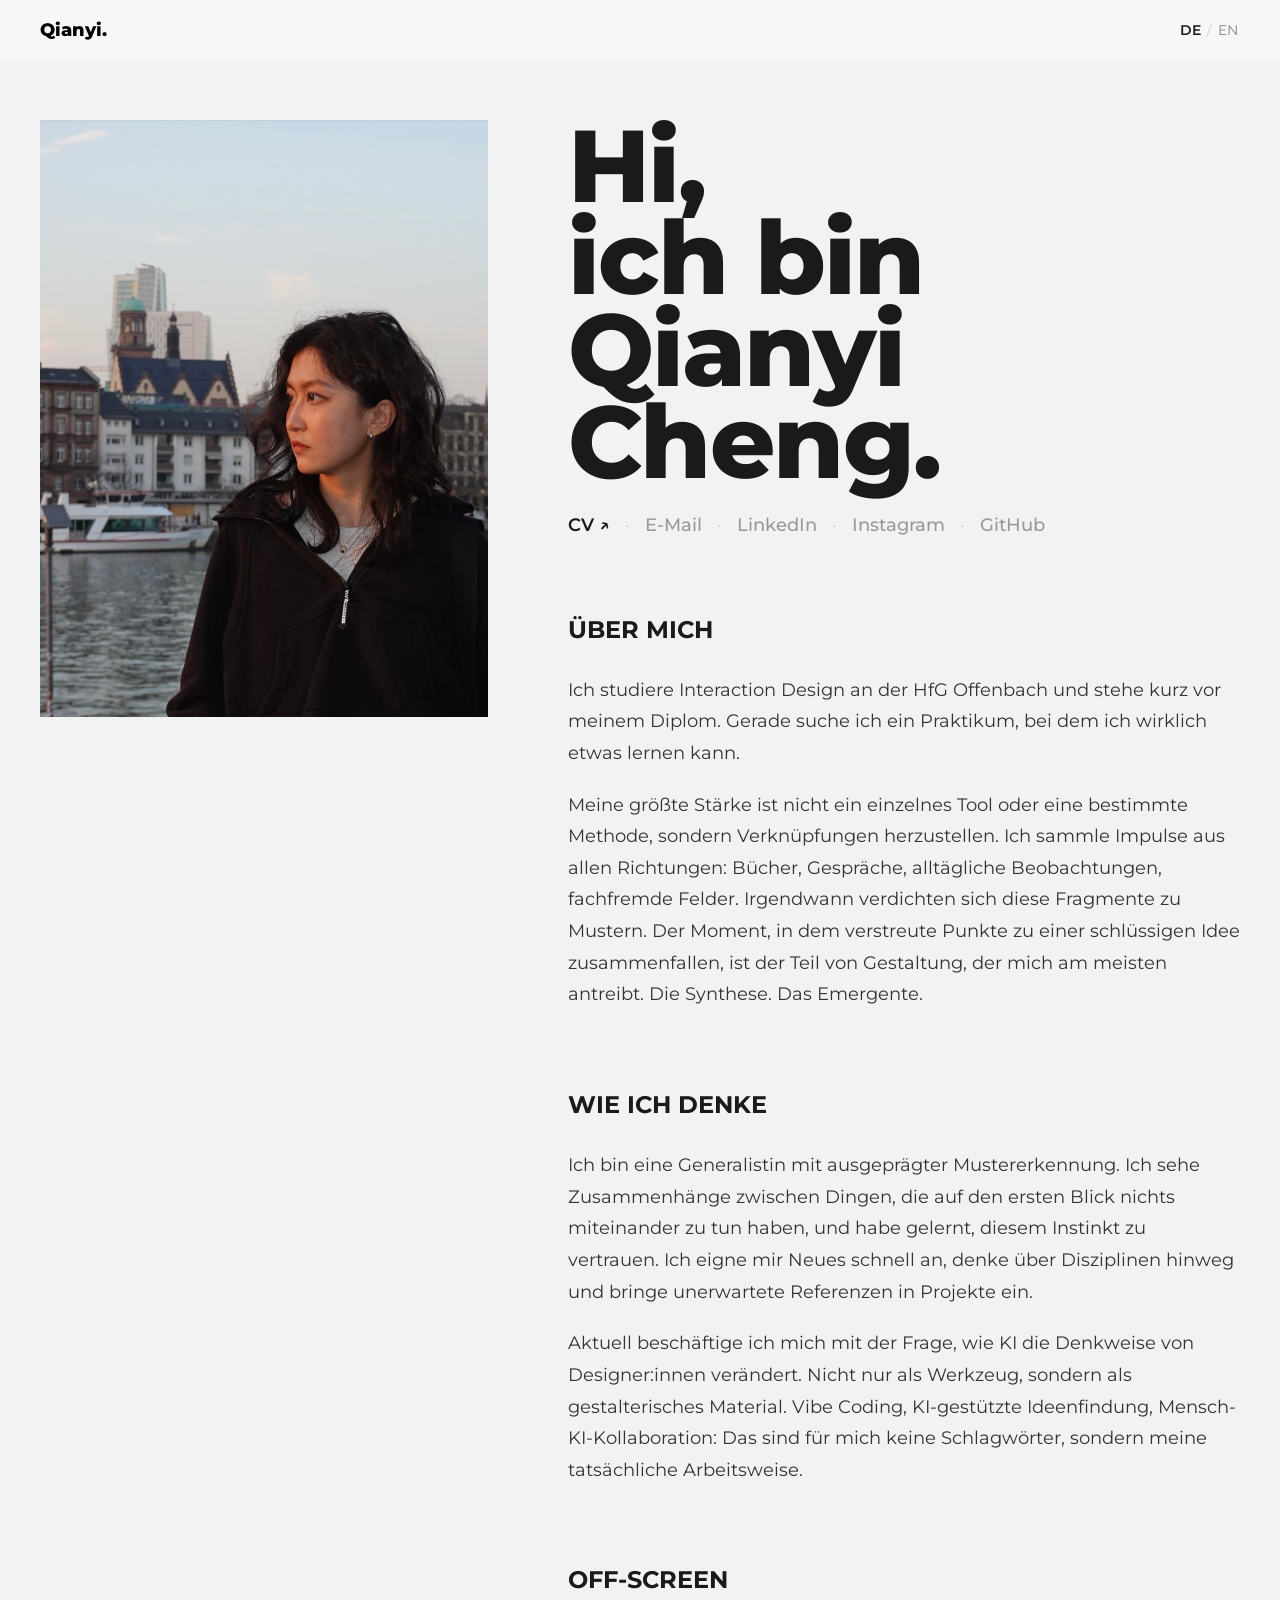
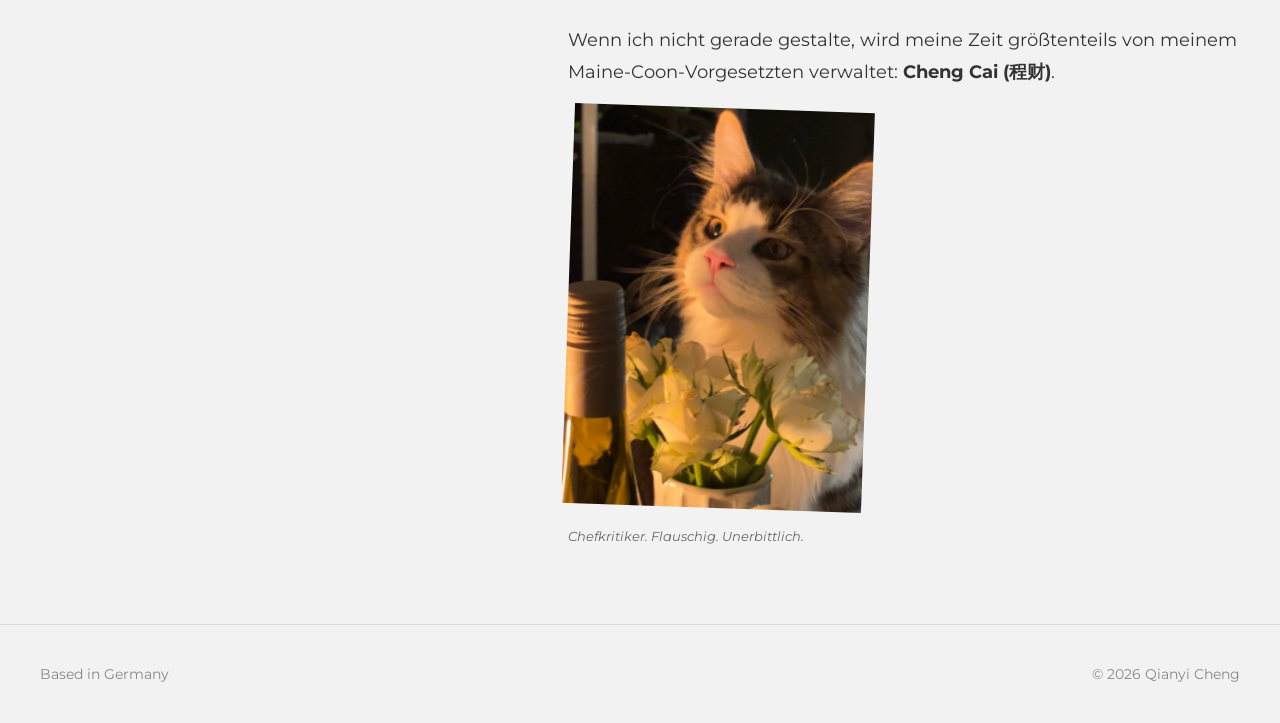
<file: about.html>
<!DOCTYPE html>
<html lang="en">
<head>
<meta charset="UTF-8">
<meta name="viewport" content="width=device-width, initial-scale=1.0">
<title>About Me | Qianyi's Portfolio</title>
<link rel="icon" type="image/svg+xml" href="favicon.svg">
<link rel="preconnect" href="https://fonts.googleapis.com">
<link rel="preconnect" href="https://fonts.gstatic.com" crossorigin>
<link href="https://fonts.googleapis.com/css2?family=Montserrat:wght@400;600;700;800&display=swap" rel="stylesheet">
<link rel="stylesheet" href="style.css">

<style>
    /* About Page Specific Styles */
    .about-container {
        padding: 120px 40px 80px;
        max-width: 1400px;
        margin: 0 auto;
        display: grid;
        grid-template-columns: 4fr 6fr; /* 40% / 60% Split */
        gap: 80px;
        min-height: calc(100vh - 160px);
    }

    /* Left Column: Sticky Profile */
    .about-left {
        position: sticky;
        top: 120px;
        height: fit-content;
        display: flex;
        flex-direction: column;
        gap: 30px;
    }

    .profile-img {
        width: 100%;
        height: auto;
        aspect-ratio: 3/4;
        object-fit: cover;
        background-color: #ddd; /* Placeholder background */
    }

    /* Right Column: Scrollable Content */
    .about-right {
        display: flex;
        flex-direction: column;
        gap: 60px;
    }

    .about-title {
        font-size: clamp(4rem, 8vw, 8rem); /* Huge H1 */
        font-weight: 800;
        line-height: 0.9;
        margin: 0;
        letter-spacing: -2px;
        color: #1a1a1a;
    }

    .about-section h2 {
        font-size: 1.5rem;
        font-weight: 700;
        text-transform: uppercase;
        margin-bottom: 30px;
        color: #1a1a1a;
    }

    .about-section p {
        font-size: 1.1rem;
        line-height: 1.8;
        color: #333;
        margin-bottom: 20px;
    }

    .about-section p:last-child {
        margin-bottom: 0;
    }

    /* Personal Touch: Cat Section */
    .cat-container {
        display: flex;
        flex-direction: column;
        gap: 20px;
        margin-top: 20px;
    }

    .cat-img {
        max-width: 300px;
        width: 100%;
        height: auto;
        object-fit: cover;
        background-color: #ccc;
        transform: rotate(2deg); /* Slightly casual/playful */
        transition: transform 0.3s ease;
    }

    .cat-img:hover {
        transform: rotate(0deg);
    }

    /* Contact Links */
    .contact-links {
        display: flex;
        flex-direction: column;
        gap: 15px;
    }

    /* Combined Intro Links */
    .intro-links {
        display: flex;
        align-items: center;
        flex-wrap: wrap;
        gap: 15px;
        font-size: 1.1rem;
        margin-top: 10px;
    }

    .intro-link {
        text-decoration: none;
        position: relative;
        transition: color 0.3s ease;
    }

    .intro-link-main {
        color: #1a1a1a;
        font-weight: 600;
    }

    .intro-link-sub {
        color: #999;
        font-weight: 500;
    }

    .intro-link:hover {
        color: #1a1a1a;
    }

    /* Thin dynamic underline */
    .intro-link::after {
        content: '';
        position: absolute;
        width: 100%;
        height: 1px;
        bottom: -2px;
        left: 0;
        background-color: #1a1a1a;
        transform: scaleX(0);
        transform-origin: bottom right;
        transition: transform 0.3s ease-out;
    }

    .intro-link:hover::after {
        transform: scaleX(1);
        transform-origin: bottom left;
    }

    .link-separator {
        color: #ccc;
        user-select: none;
    }

    /* Mobile Responsiveness */
    @media (max-width: 900px) {
        .about-container {
            grid-template-columns: 1fr; /* Stack vertically */
            gap: 60px;
            padding: 100px 20px 60px;
        }

        .about-left {
            position: static;
            max-width: 500px;
            margin: 0 auto;
            width: 100%;
        }

        .about-title {
            font-size: clamp(3rem, 12vw, 5rem);
            margin-bottom: 20px;
        }
    }
</style>
</head>
<body class="is-project">

    <!-- Navigation -->
    <nav class="project-nav">
        <a href="index.html" class="project-logo">Qianyi.</a>
    </nav>

    <!-- About Container -->
    <main class="about-container">
        
        <!-- Left Column: Photo -->
        <aside class="about-left">
            <img src="assets/about-me/profile.jpg" alt="Portrait of Qianyi (Viola)" class="profile-img">
        </aside>

        <!-- Right Column: Content -->
        <section class="about-right">
            
            <!-- Title & Combined Links -->
            <div style="display: flex; flex-direction: column; align-items: flex-start; gap: 15px;">
                <h1 class="about-title" data-i18n="about.title">Hi,<br>ich bin Qianyi Cheng.</h1>
                <div class="intro-links">
                    <a id="cv-link" href="https://drive.google.com/file/d/1yZ6booRdGSE-_mHz9fk1MnaQH2kwoQws/view?usp=drive_link" target="_blank" rel="noopener noreferrer" class="intro-link intro-link-main" data-cv-de="https://drive.google.com/file/d/1yZ6booRdGSE-_mHz9fk1MnaQH2kwoQws/view?usp=drive_link" data-cv-en="cv-en-v2.html">CV ↗</a>
                    <span class="link-separator">·</span>
                    <a href="mailto:chengqianyi2017@outlook.com" class="intro-link intro-link-sub">E-Mail</a>
                    <span class="link-separator">·</span>
                    <a href="https://linkedin.com/in/qianyi-cheng-b79891297" target="_blank" rel="noopener noreferrer" class="intro-link intro-link-sub">LinkedIn</a>
                    <span class="link-separator">·</span>
                    <a href="https://instagram.com/qych.8991" target="_blank" rel="noopener noreferrer" class="intro-link intro-link-sub">Instagram</a>
                    <span class="link-separator">·</span>
                    <a href="https://github.com/cchchechencheng" target="_blank" rel="noopener noreferrer" class="intro-link intro-link-sub">GitHub</a>
                </div>
            </div>

            <!-- Bio -->
            <div class="about-section">
                <h2 data-i18n="about.bio.heading">Über mich</h2>
                <p data-i18n="about.bio.p1">Ich studiere Interaction Design an der HfG Offenbach und stehe kurz vor meinem Diplom. Gerade suche ich ein Praktikum, bei dem ich wirklich etwas lernen kann.</p>
                <p data-i18n="about.bio.p2">Meine größte Stärke ist nicht ein einzelnes Tool oder eine bestimmte Methode, sondern Verknüpfungen herzustellen. Ich sammle Impulse aus allen Richtungen: Bücher, Gespräche, alltägliche Beobachtungen, fachfremde Felder. Irgendwann verdichten sich diese Fragmente zu Mustern. Der Moment, in dem verstreute Punkte zu einer schlüssigen Idee zusammenfallen, ist der Teil von Gestaltung, der mich am meisten antreibt. Die Synthese. Das Emergente.</p>
            </div>

            <!-- Design Approach -->
            <div class="about-section">
                <h2 data-i18n="about.approach.heading">Wie ich denke</h2>
                <p data-i18n="about.approach.p1">Ich bin eine Generalistin mit ausgeprägter Mustererkennung. Ich sehe Zusammenhänge zwischen Dingen, die auf den ersten Blick nichts miteinander zu tun haben, und habe gelernt, diesem Instinkt zu vertrauen. Ich eigne mir Neues schnell an, denke über Disziplinen hinweg und bringe unerwartete Referenzen in Projekte ein.</p>
                <p data-i18n="about.approach.p2">Aktuell beschäftige ich mich mit der Frage, wie KI die Denkweise von Designer:innen verändert. Nicht nur als Werkzeug, sondern als gestalterisches Material. Vibe Coding, KI-gestützte Ideenfindung, Mensch-KI-Kollaboration: Das sind für mich keine Schlagwörter, sondern meine tatsächliche Arbeitsweise.</p>
            </div>

            <!-- Personal Touch (Cat) -->
            <div class="about-section">
                <h2 data-i18n="about.offscreen.heading">Off-Screen</h2>
                <p data-i18n="about.offscreen.p1">Wenn ich nicht gerade gestalte, wird meine Zeit größtenteils von meinem Maine-Coon-Vorgesetzten verwaltet: <strong>Cheng Cai (程财)</strong>.</p>
                <div class="cat-container">
                    <img src="assets/about-me/cai.jpg" alt="Cheng Cai the Maine Coon" class="cat-img">
                    <small style="color: #666; font-style: italic;" data-i18n="about.offscreen.catCaption">Chefkritiker. Flauschig. Unerbittlich.</small>
                </div>
            </div>

        </section>
    </main>

    <!-- Footer -->
    <div class="footer">
        <div data-i18n="common.footer.location">Based in Germany</div>
        <div data-i18n="common.footer.copyright">© 2026 Qianyi Cheng</div>
    </div>

<script src="i18n.js"></script>
</body>
</html>
</file>
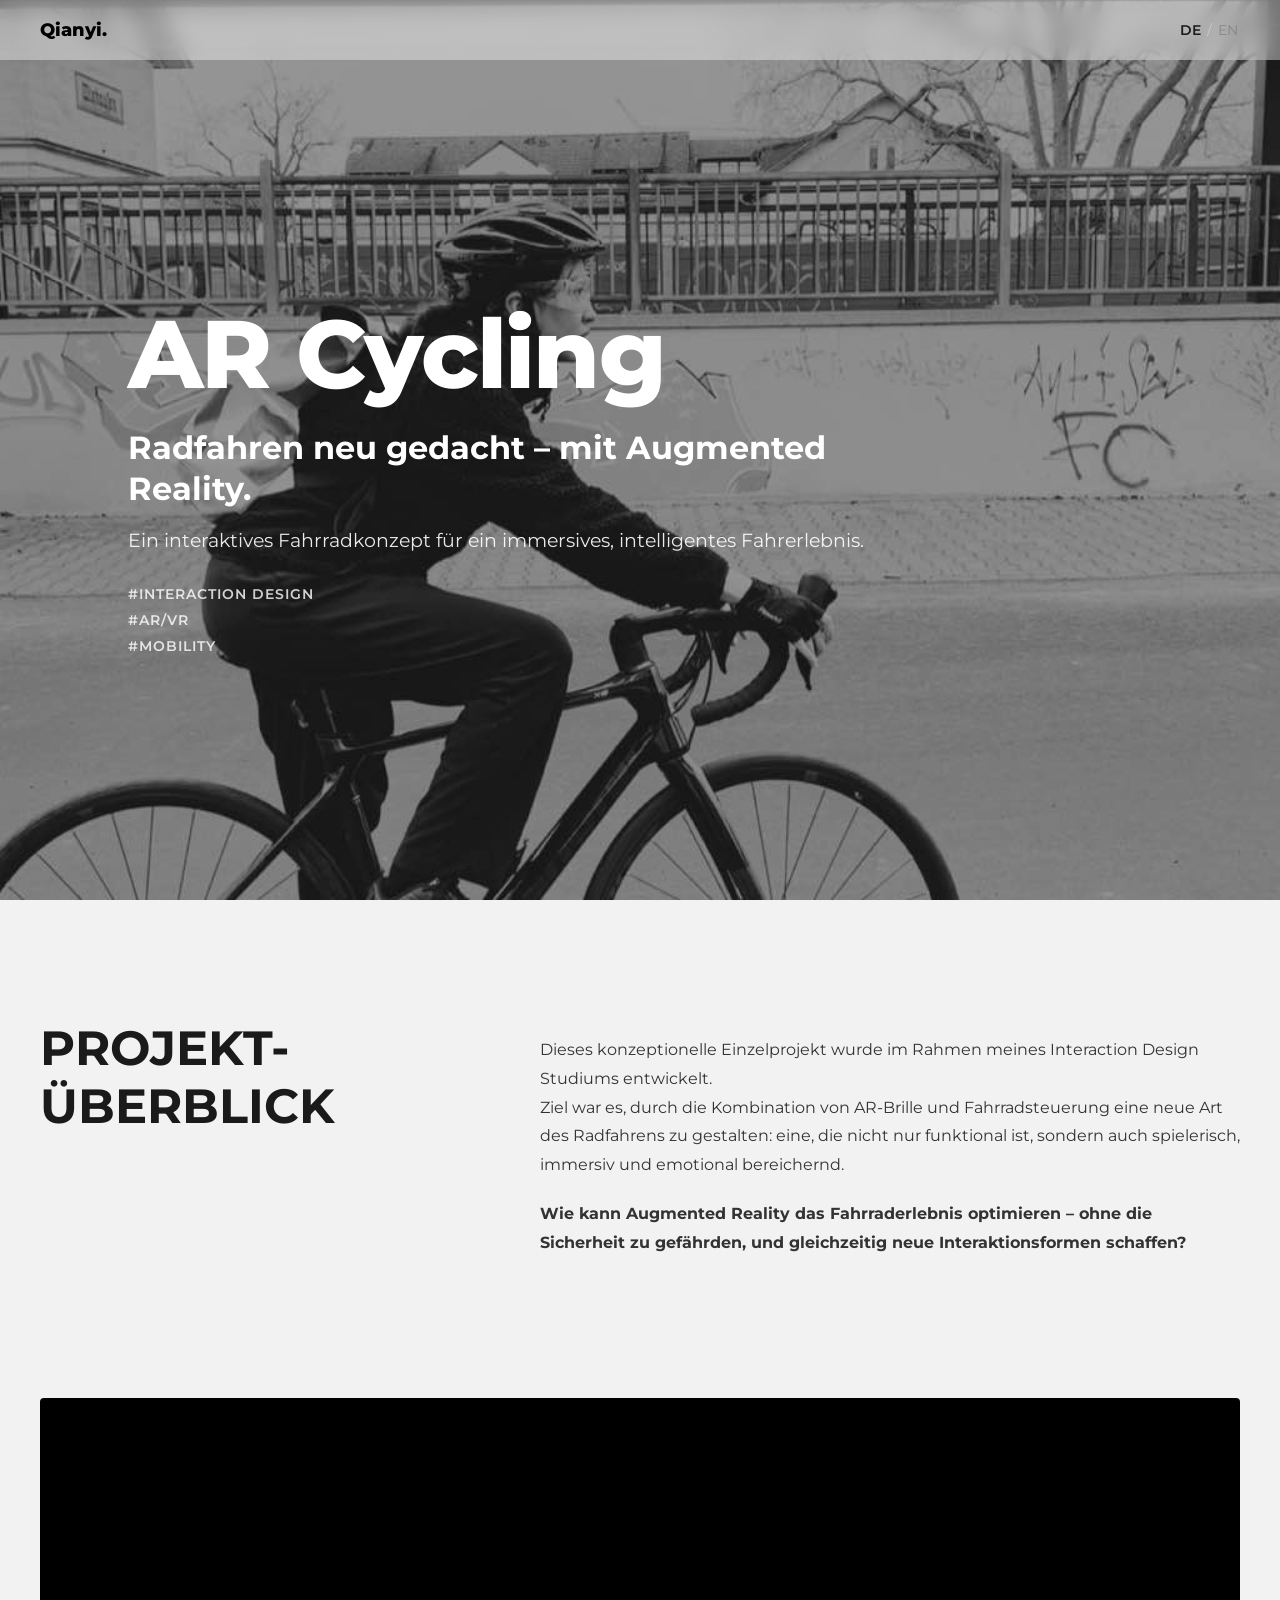
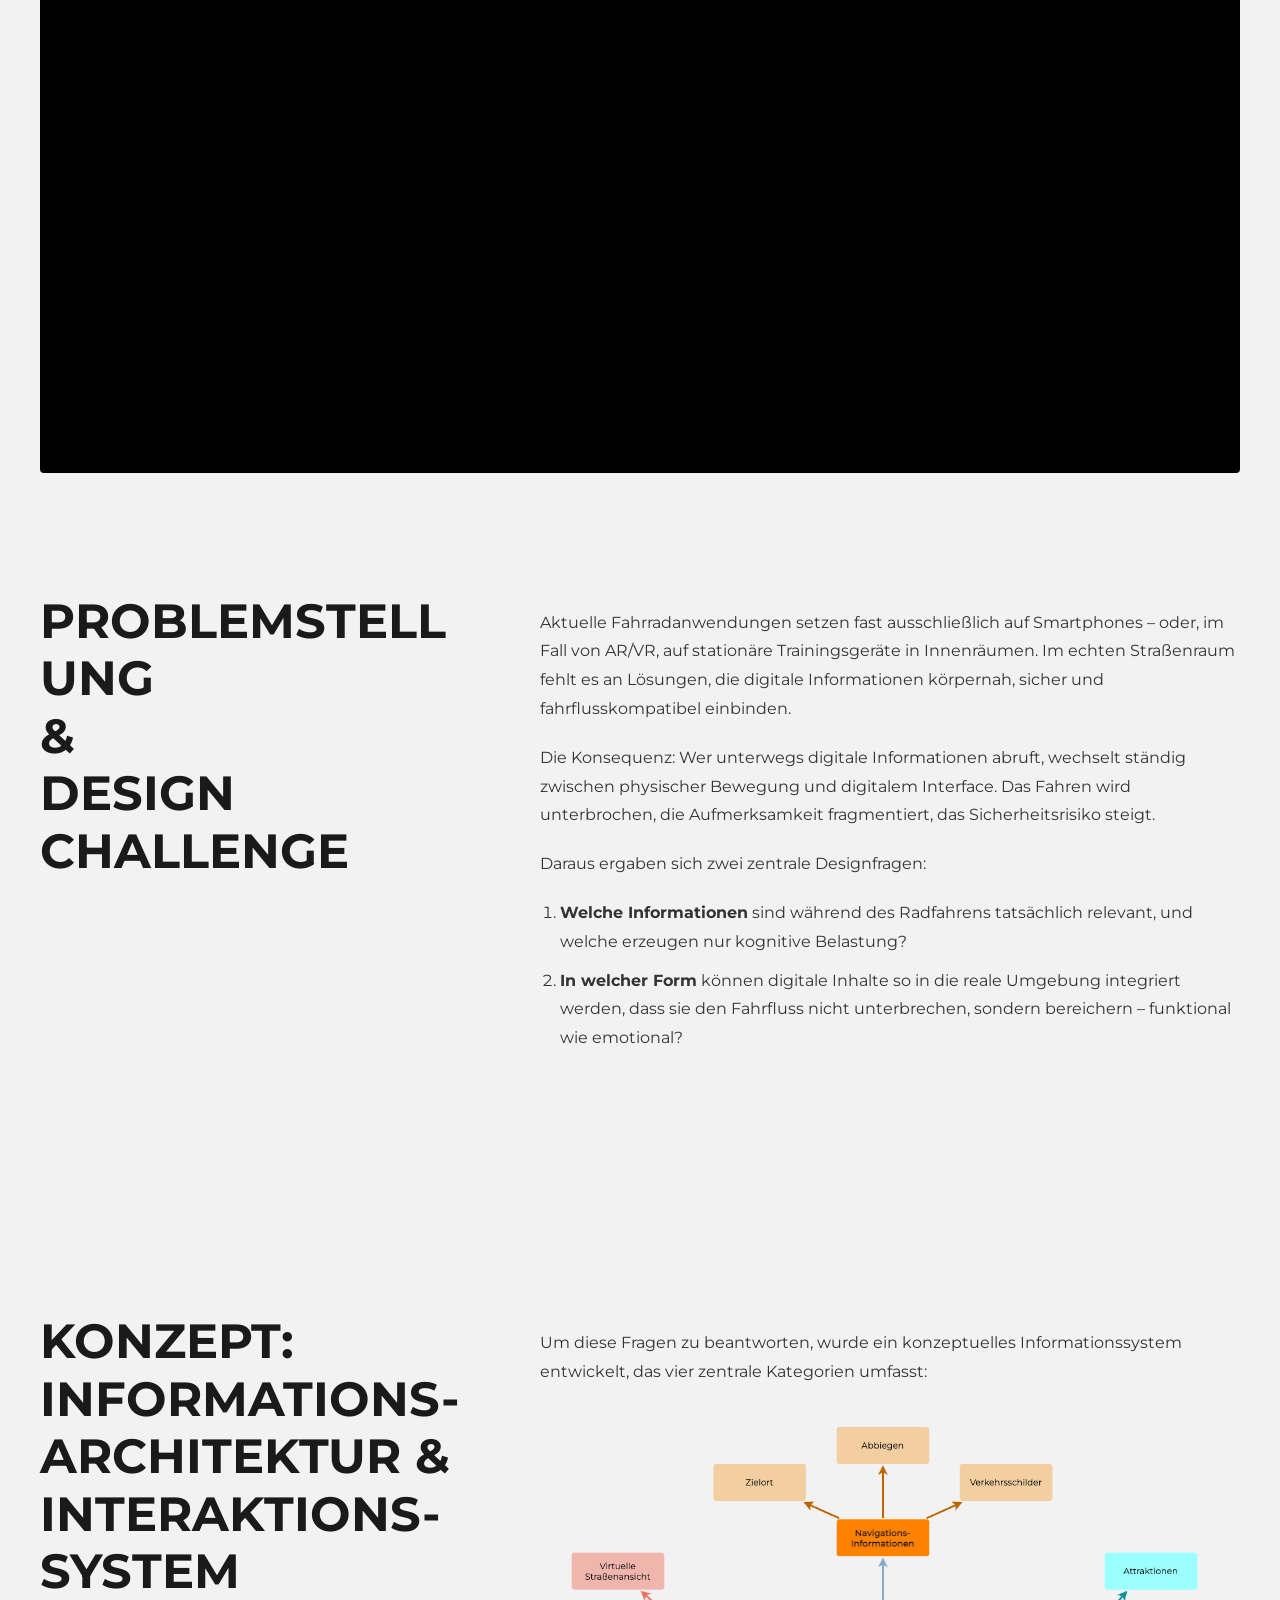
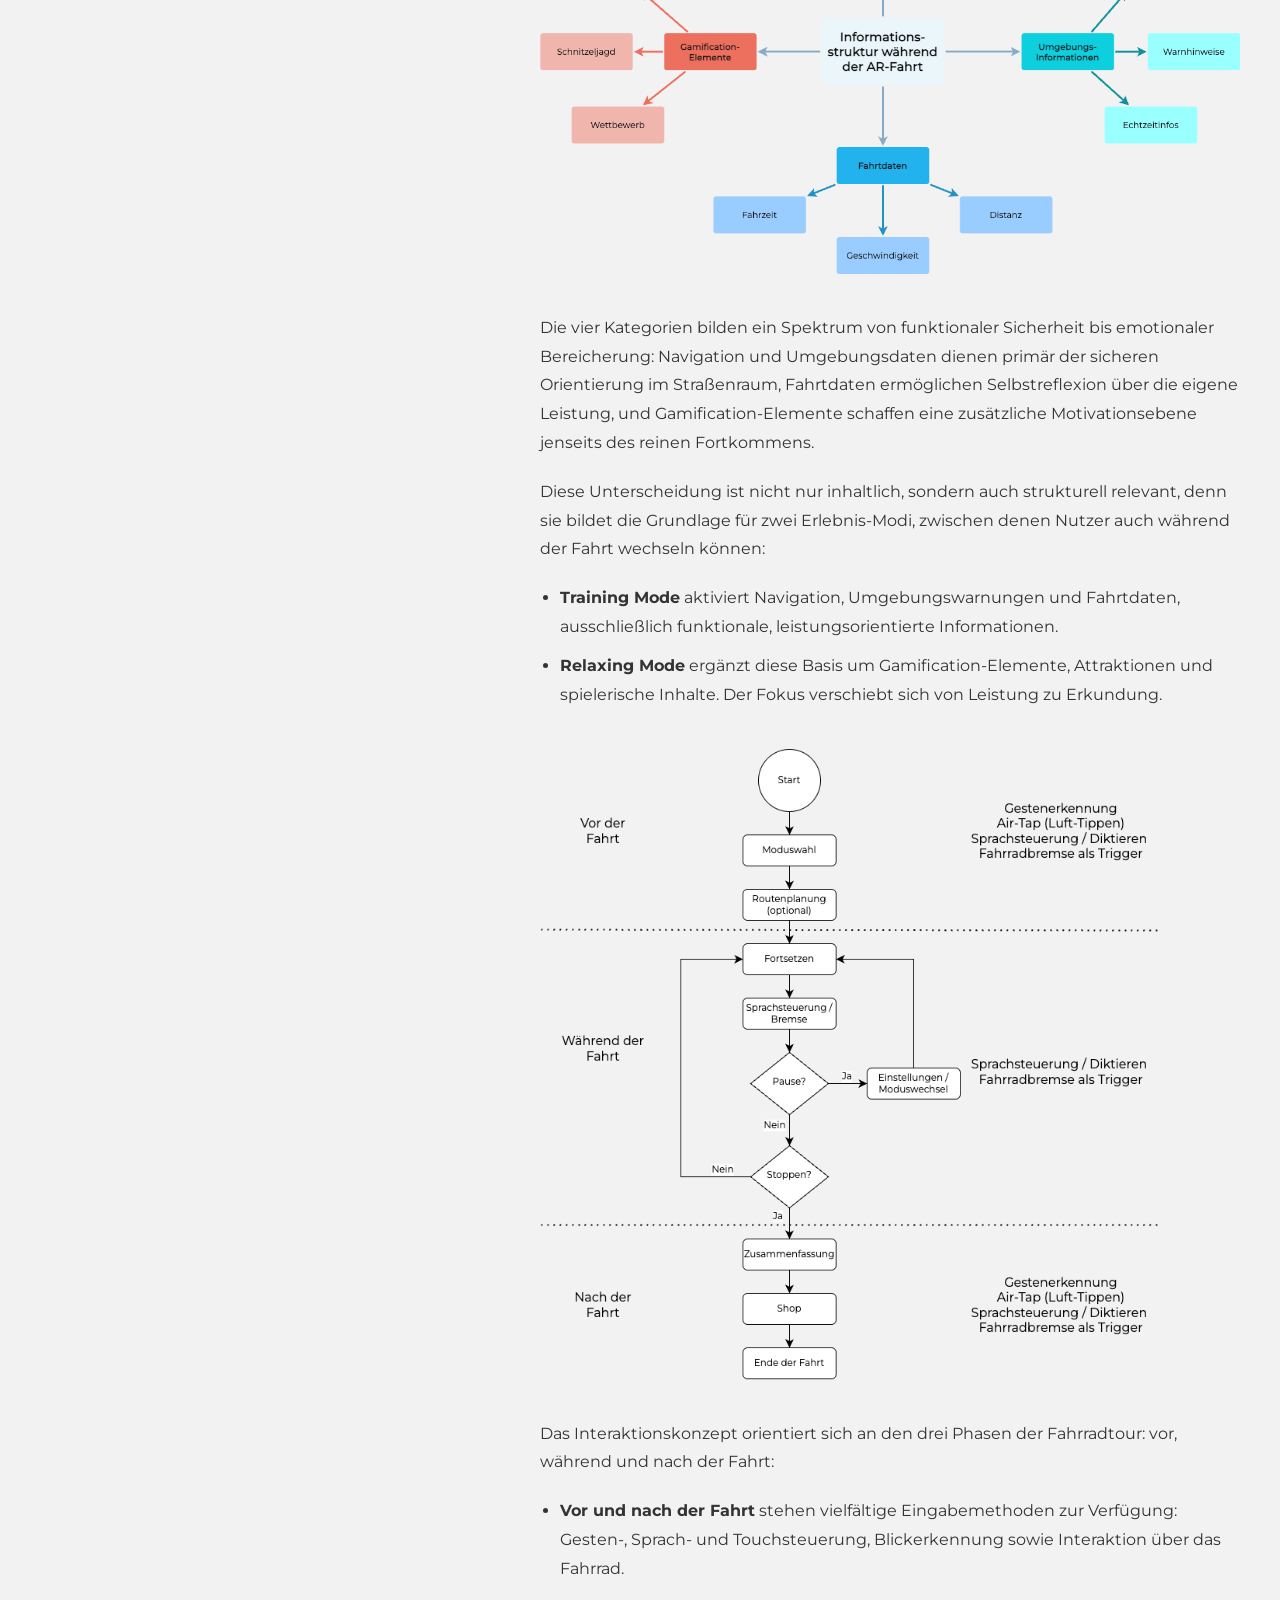
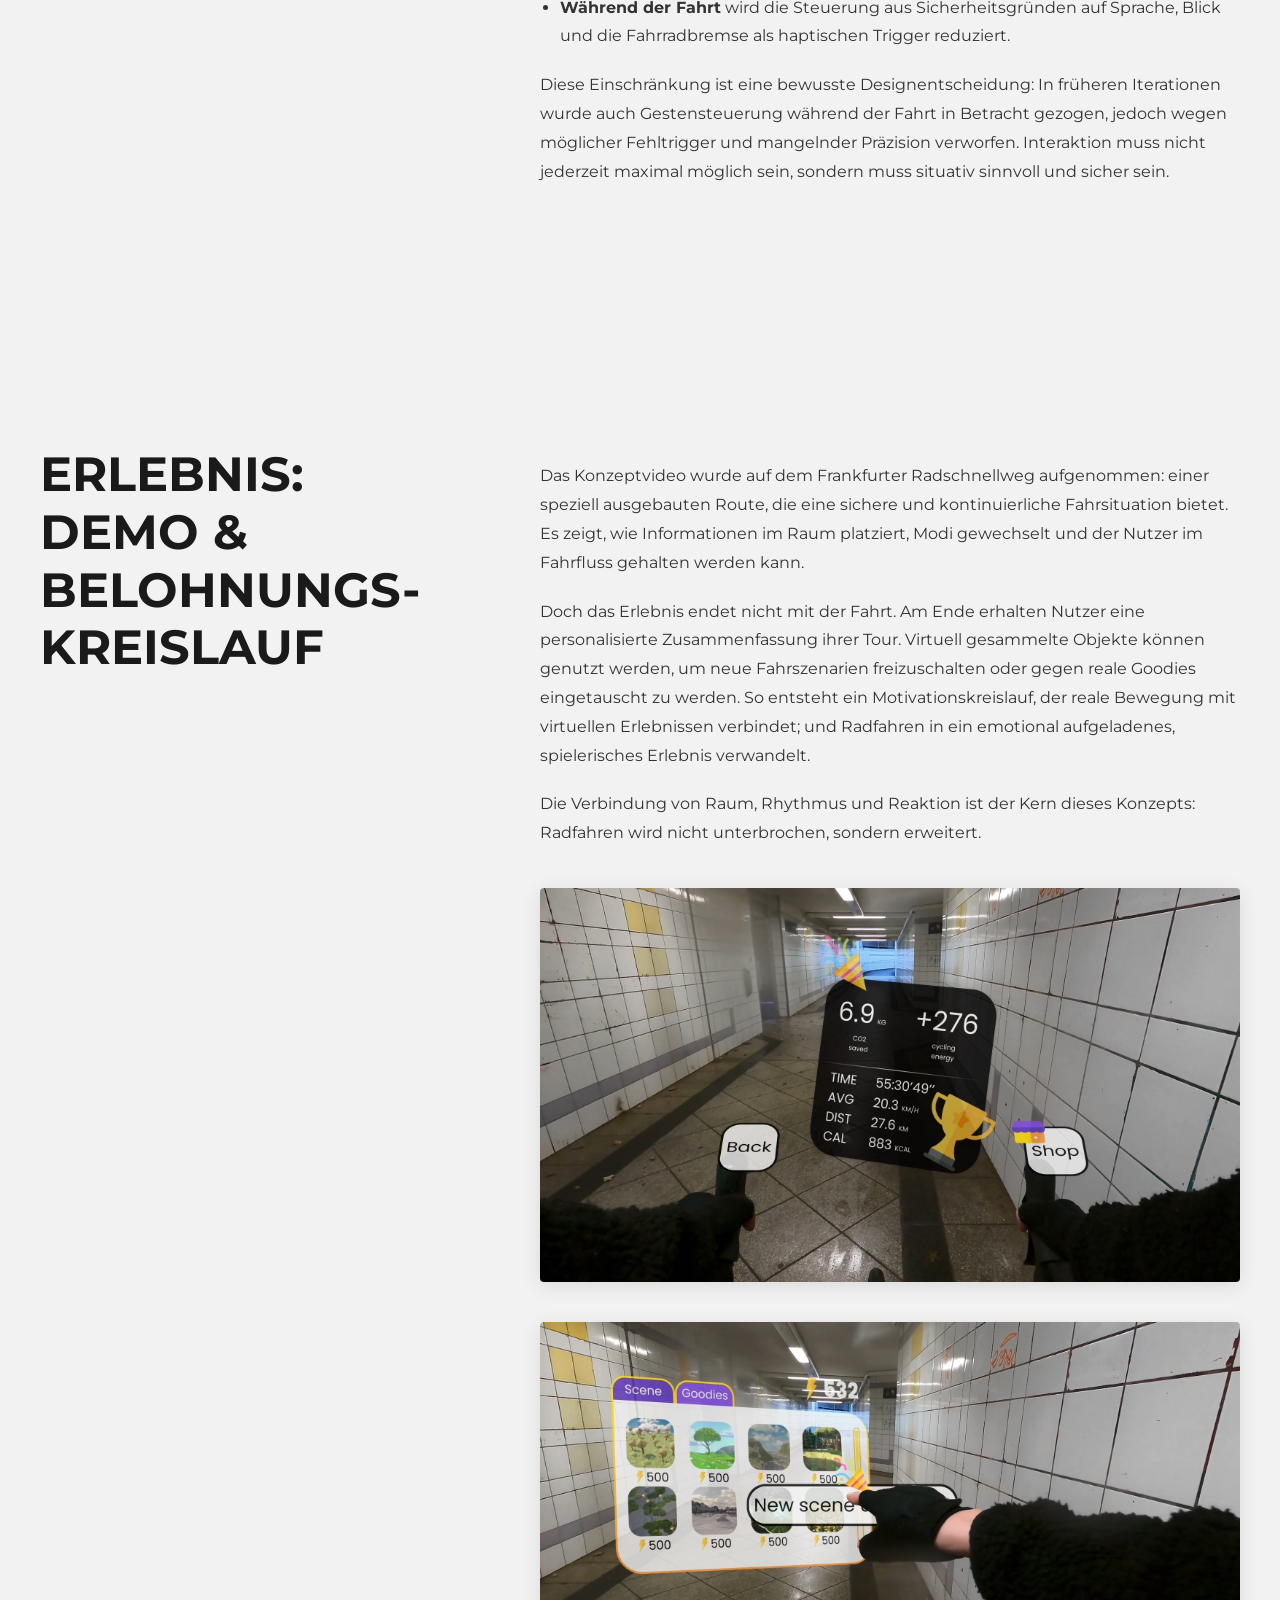
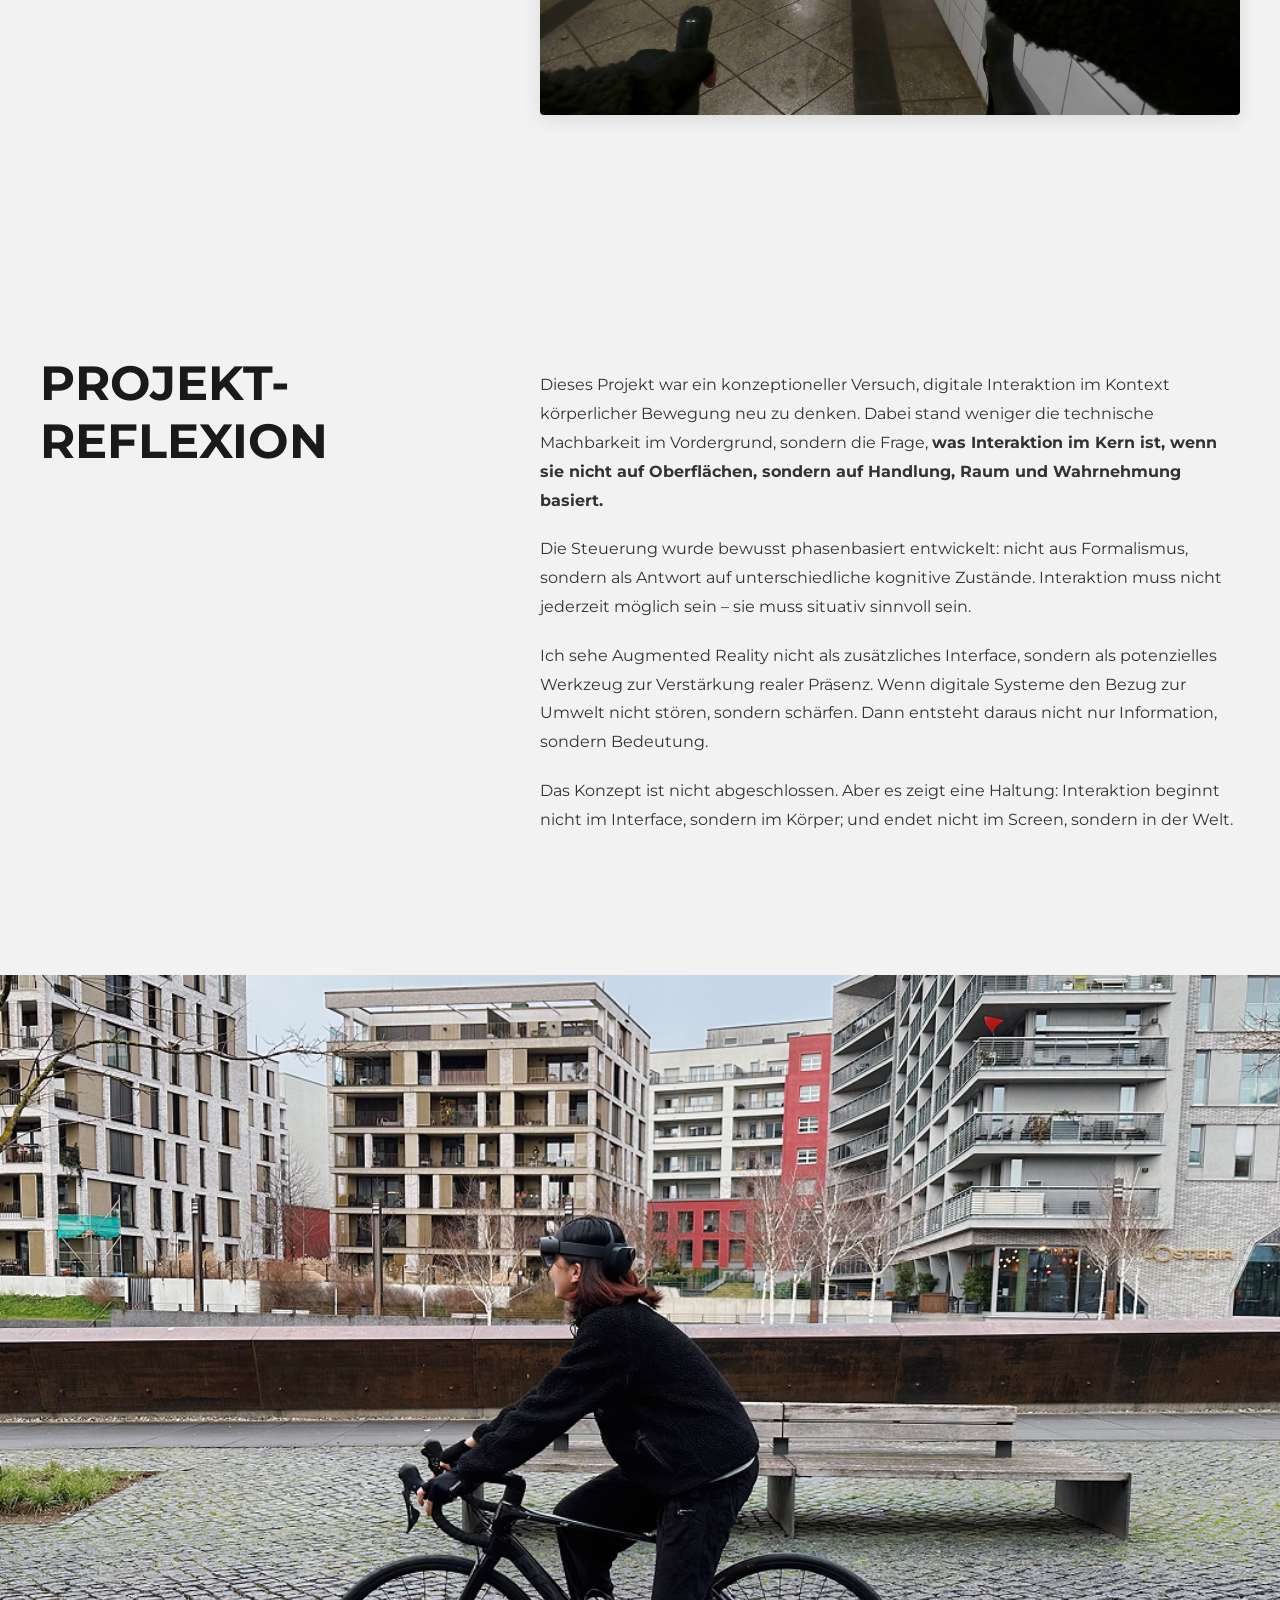
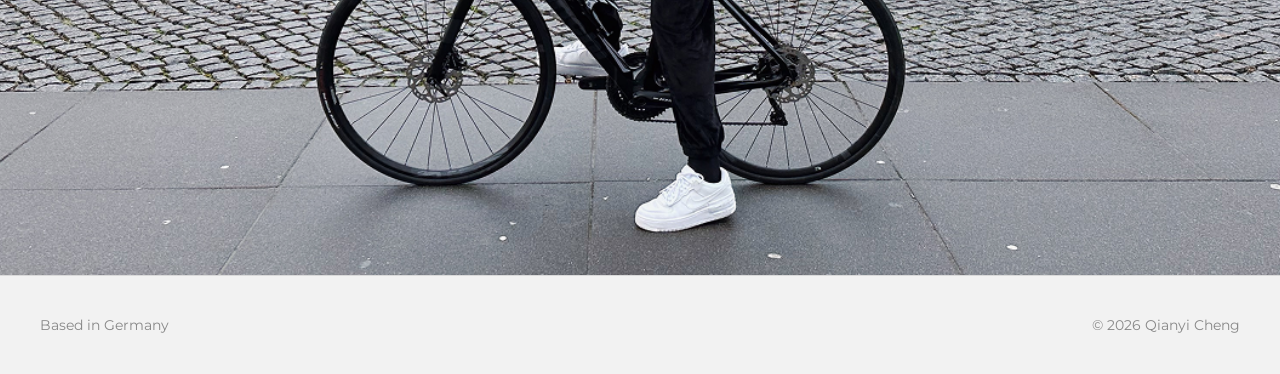
<file: ar-cycling.html>
<!DOCTYPE html>
<html lang="zh">
<head>
<meta charset="UTF-8">
<meta name="viewport" content="width=device-width, initial-scale=1.0">
<title>AR Cycling | Qianyi's Portfolio</title>
<link rel="icon" type="image/svg+xml" href="favicon.svg">
<link rel="preconnect" href="https://fonts.googleapis.com">
<link rel="preconnect" href="https://fonts.gstatic.com" crossorigin>
<link href="https://fonts.googleapis.com/css2?family=Montserrat:wght@400;600;700;800&display=swap" rel="stylesheet">
<link rel="stylesheet" href="style.css">

<style>
    /* AR Cycling Specific Styles */

    .project-hero { background-image: url('assets/home/arcycling-hero-image.jpg'); }

    /* Vertical Stack Grid for Erlebnis */
    .image-grid-2 {
        display: grid;
        grid-template-columns: 1fr; /* 改为单列，垂直堆叠 */
        gap: 40px; /* 增加间距 */
        margin-top: 40px;
    }
    .image-grid-2 img {
        width: 100%;
        height: auto;
        border-radius: 4px;
        box-shadow: 0 4px 20px rgba(0,0,0,0.1); /* Photos get shadow */
    }

    /* Section 9: End Hero (Full Screen Cover) */
    .end-hero {
        width: 100%;
        height: 100vh; /* 强制全屏高度 */
        margin-top: 0;
        display: block;
        overflow: hidden; /* 防止溢出 */
    }
    .end-hero img {
        width: 100%;
        height: 100%; /* 填满容器 */
        object-fit: cover; /* 裁剪适应，保持比例 */
        object-position: center; /* 居中显示核心内容 */
        display: block;
    }

    /* Mobile (page-specific) */
    @media (max-width: 768px) {
        .image-grid-2 { grid-template-columns: 1fr; }
    }

</style>
</head>
<body class="is-project">

    <!-- Navigation -->
    <nav class="project-nav">
        <a href="index.html" class="project-logo">Qianyi.</a>
    </nav>

    <!-- Hero Section -->
    <header class="project-hero">
        <div class="hero-overlay"></div>
        <div class="hero-content">
            <h1 class="hero-title">AR Cycling</h1>
            <div class="hero-subtitle" data-i18n="arcycling.hero.subtitle">Radfahren neu gedacht – mit Augmented Reality.</div>
            <div class="hero-intro" data-i18n="arcycling.hero.intro">Ein interaktives Fahrradkonzept für ein immersives, intelligentes Fahrerlebnis.</div>
            <div class="hero-tags">
                <div>#Interaction Design</div>
                <div>#AR/VR</div>
                <div>#Mobility</div>
            </div>
        </div>
    </header>

    <!-- Section 1: Overview -->
    <section class="content-section">
        <div class="section-header">
            <h2 class="section-title" data-i18n="arcycling.overview.heading">Projekt-<br>überblick</h2>
        </div>
        <div class="section-body">
            <p data-i18n="arcycling.overview.p1">Dieses konzeptionelle Einzelprojekt wurde im Rahmen meines Interaction Design Studiums entwickelt.<br>
            Ziel war es, durch die Kombination von AR-Brille und Fahrradsteuerung eine neue Art des Radfahrens zu gestalten: eine, die nicht nur funktional ist, sondern auch spielerisch, immersiv und emotional bereichernd.</p>

            <p data-i18n="arcycling.overview.p2"><strong>Wie kann Augmented Reality das Fahrraderlebnis optimieren – ohne die Sicherheit zu gefährden, und gleichzeitig neue Interaktionsformen schaffen?</strong></p>

        </div>
    </section>

    <div class="video-container">
        <div class="video-wrapper">
            <iframe src="https://www.youtube.com/embed/ap9JEiMoSEQ?si=OUKRZ9cUOmASuojm" title="YouTube video player" frameborder="0" allow="accelerometer; autoplay; clipboard-write; encrypted-media; gyroscope; picture-in-picture; web-share" referrerpolicy="strict-origin-when-cross-origin" allowfullscreen></iframe>
        </div>
    </div>

    <!-- Section 2: Problem -->
    <section class="content-section">
        <div class="section-header">
            <h2 class="section-title" data-i18n="arcycling.problem.heading">Problemstellung<br>&<br>Design Challenge</h2>
        </div>
        <div class="section-body">
            <p data-i18n="arcycling.problem.p1">Aktuelle Fahrradanwendungen setzen fast ausschließlich auf Smartphones – oder, im Fall von AR/VR, auf stationäre Trainingsgeräte in Innenräumen. Im echten Straßenraum fehlt es an Lösungen, die digitale Informationen körpernah, sicher und fahrflusskompatibel einbinden.</p>
            <p data-i18n="arcycling.problem.p2">Die Konsequenz: Wer unterwegs digitale Informationen abruft, wechselt ständig zwischen physischer Bewegung und digitalem Interface. Das Fahren wird unterbrochen, die Aufmerksamkeit fragmentiert, das Sicherheitsrisiko steigt.</p>
            <p data-i18n="arcycling.problem.p3">Daraus ergaben sich zwei zentrale Designfragen:</p>
            <ol data-i18n-list="arcycling.problem.list">
                <li><strong>Welche Informationen</strong> sind während des Radfahrens tatsächlich relevant, und welche erzeugen nur kognitive Belastung?</li>
                <li><strong>In welcher Form</strong> können digitale Inhalte so in die reale Umgebung integriert werden, dass sie den Fahrfluss nicht unterbrechen, sondern bereichern – funktional wie emotional?</li>
            </ol>
        </div>
    </section>

    <!-- Section 3: Concept -->
    <section class="content-section">
        <div class="section-header">
            <h2 class="section-title" data-i18n="arcycling.concept.heading">Konzept:<br>Informations-<br>architektur &<br>Interaktions-<br>system</h2>
        </div>
        <div class="section-body">
            <p data-i18n="arcycling.concept.p1">Um diese Fragen zu beantworten, wurde ein konzeptuelles Informationssystem entwickelt, das vier zentrale Kategorien umfasst:</p>
            <img src="assets/ar-cycling/info-structure.png" class="section-image" alt="Information Structure">
            
            <p data-i18n="arcycling.concept.p2">Die vier Kategorien bilden ein Spektrum von funktionaler Sicherheit bis emotionaler Bereicherung: Navigation und Umgebungsdaten dienen primär der sicheren Orientierung im Straßenraum, Fahrtdaten ermöglichen Selbstreflexion über die eigene Leistung, und Gamification-Elemente schaffen eine zusätzliche Motivationsebene jenseits des reinen Fortkommens.</p>
            <p data-i18n="arcycling.concept.p3">Diese Unterscheidung ist nicht nur inhaltlich, sondern auch strukturell relevant, denn sie bildet die Grundlage für zwei Erlebnis-Modi, zwischen denen Nutzer auch während der Fahrt wechseln können:</p>
            <ul data-i18n-list="arcycling.concept.modeList">
                <li><strong>Training Mode</strong> aktiviert Navigation, Umgebungswarnungen und Fahrtdaten, ausschließlich funktionale, leistungsorientierte Informationen.</li>
                <li><strong>Relaxing Mode</strong> ergänzt diese Basis um Gamification-Elemente, Attraktionen und spielerische Inhalte. Der Fokus verschiebt sich von Leistung zu Erkundung.</li>
            </ul>
            <img src="assets/ar-cycling/flussdiagramm.png" class="section-image" alt="Flow Diagram">

            <p data-i18n="arcycling.concept.p4">Das Interaktionskonzept orientiert sich an den drei Phasen der Fahrradtour: vor, während und nach der Fahrt:</p>
            <ul data-i18n-list="arcycling.concept.phaseList">
                <li><strong>Vor und nach der Fahrt</strong> stehen vielfältige Eingabemethoden zur Verfügung: Gesten-, Sprach- und Touchsteuerung, Blickerkennung sowie Interaktion über das Fahrrad.</li>
                <li><strong>Während der Fahrt</strong> wird die Steuerung aus Sicherheitsgründen auf Sprache, Blick und die Fahrradbremse als haptischen Trigger reduziert.</li>
            </ul>
            <p data-i18n="arcycling.concept.p5">Diese Einschränkung ist eine bewusste Designentscheidung: In früheren Iterationen wurde auch Gestensteuerung während der Fahrt in Betracht gezogen, jedoch wegen möglicher Fehltrigger und mangelnder Präzision verworfen. Interaktion muss nicht jederzeit maximal möglich sein, sondern muss situativ sinnvoll und sicher sein.</p>
        </div>
    </section>

    <!-- Section 4: Experience -->
    <section class="content-section">
        <div class="section-header">
            <h2 class="section-title" data-i18n="arcycling.experience.heading">Erlebnis:<br>Demo &<br>Belohnungs-<br>kreislauf</h2>
        </div>
        <div class="section-body">
            <p data-i18n="arcycling.experience.p1">Das Konzeptvideo wurde auf dem Frankfurter Radschnellweg aufgenommen: einer speziell ausgebauten Route, die eine sichere und kontinuierliche Fahrsituation bietet. Es zeigt, wie Informationen im Raum platziert, Modi gewechselt und der Nutzer im Fahrfluss gehalten werden kann.</p>
            <p data-i18n="arcycling.experience.p2">Doch das Erlebnis endet nicht mit der Fahrt. Am Ende erhalten Nutzer eine personalisierte Zusammenfassung ihrer Tour. Virtuell gesammelte Objekte können genutzt werden, um neue Fahrszenarien freizuschalten oder gegen reale Goodies eingetauscht zu werden. So entsteht ein Motivationskreislauf, der reale Bewegung mit virtuellen Erlebnissen verbindet; und Radfahren in ein emotional aufgeladenes, spielerisches Erlebnis verwandelt.</p>
            <p data-i18n="arcycling.experience.p3">Die Verbindung von Raum, Rhythmus und Reaktion ist der Kern dieses Konzepts: Radfahren wird nicht unterbrochen, sondern erweitert.</p>
            
            <div class="image-grid-2">
                <img src="assets/ar-cycling/arcycling_result.jpg" alt="AR Cycling Result">
                <img src="assets/ar-cycling/arcycling_shop.jpg" alt="AR Cycling Shop">
            </div>
        </div>
    </section>

    <!-- Section 5: Reflection -->
    <section class="content-section">
        <div class="section-header">
            <h2 class="section-title" data-i18n="arcycling.reflection.heading">Projekt-<br>reflexion</h2>
        </div>
        <div class="section-body">
            <p data-i18n="arcycling.reflection.p1">Dieses Projekt war ein konzeptioneller Versuch, digitale Interaktion im Kontext körperlicher Bewegung neu zu denken. Dabei stand weniger die technische Machbarkeit im Vordergrund, sondern die Frage, <strong>was Interaktion im Kern ist, wenn sie nicht auf Oberflächen, sondern auf Handlung, Raum und Wahrnehmung basiert.</strong></p>
            <p data-i18n="arcycling.reflection.p2">Die Steuerung wurde bewusst phasenbasiert entwickelt: nicht aus Formalismus, sondern als Antwort auf unterschiedliche kognitive Zustände. Interaktion muss nicht jederzeit möglich sein – sie muss situativ sinnvoll sein.</p>
            <p data-i18n="arcycling.reflection.p3">Ich sehe Augmented Reality nicht als zusätzliches Interface, sondern als potenzielles Werkzeug zur Verstärkung realer Präsenz. Wenn digitale Systeme den Bezug zur Umwelt nicht stören, sondern schärfen. Dann entsteht daraus nicht nur Information, sondern Bedeutung.</p>
            <p data-i18n="arcycling.reflection.p4">Das Konzept ist nicht abgeschlossen. Aber es zeigt eine Haltung: Interaktion beginnt nicht im Interface, sondern im Körper; und endet nicht im Screen, sondern in der Welt.</p>
        </div>
    </section>

    <!-- Section 6: End Hero -->
    <div class="end-hero">
        <img src="assets/ar-cycling/arheadset.png" alt="AR Cycling Context">
    </div>

    <!-- Footer -->
    <div class="footer">
        <div data-i18n="common.footer.location">Based in Germany</div>
        <div data-i18n="common.footer.copyright">© 2026 Qianyi Cheng</div>
    </div>

<script src="i18n.js"></script>
</body>
</html>
</file>
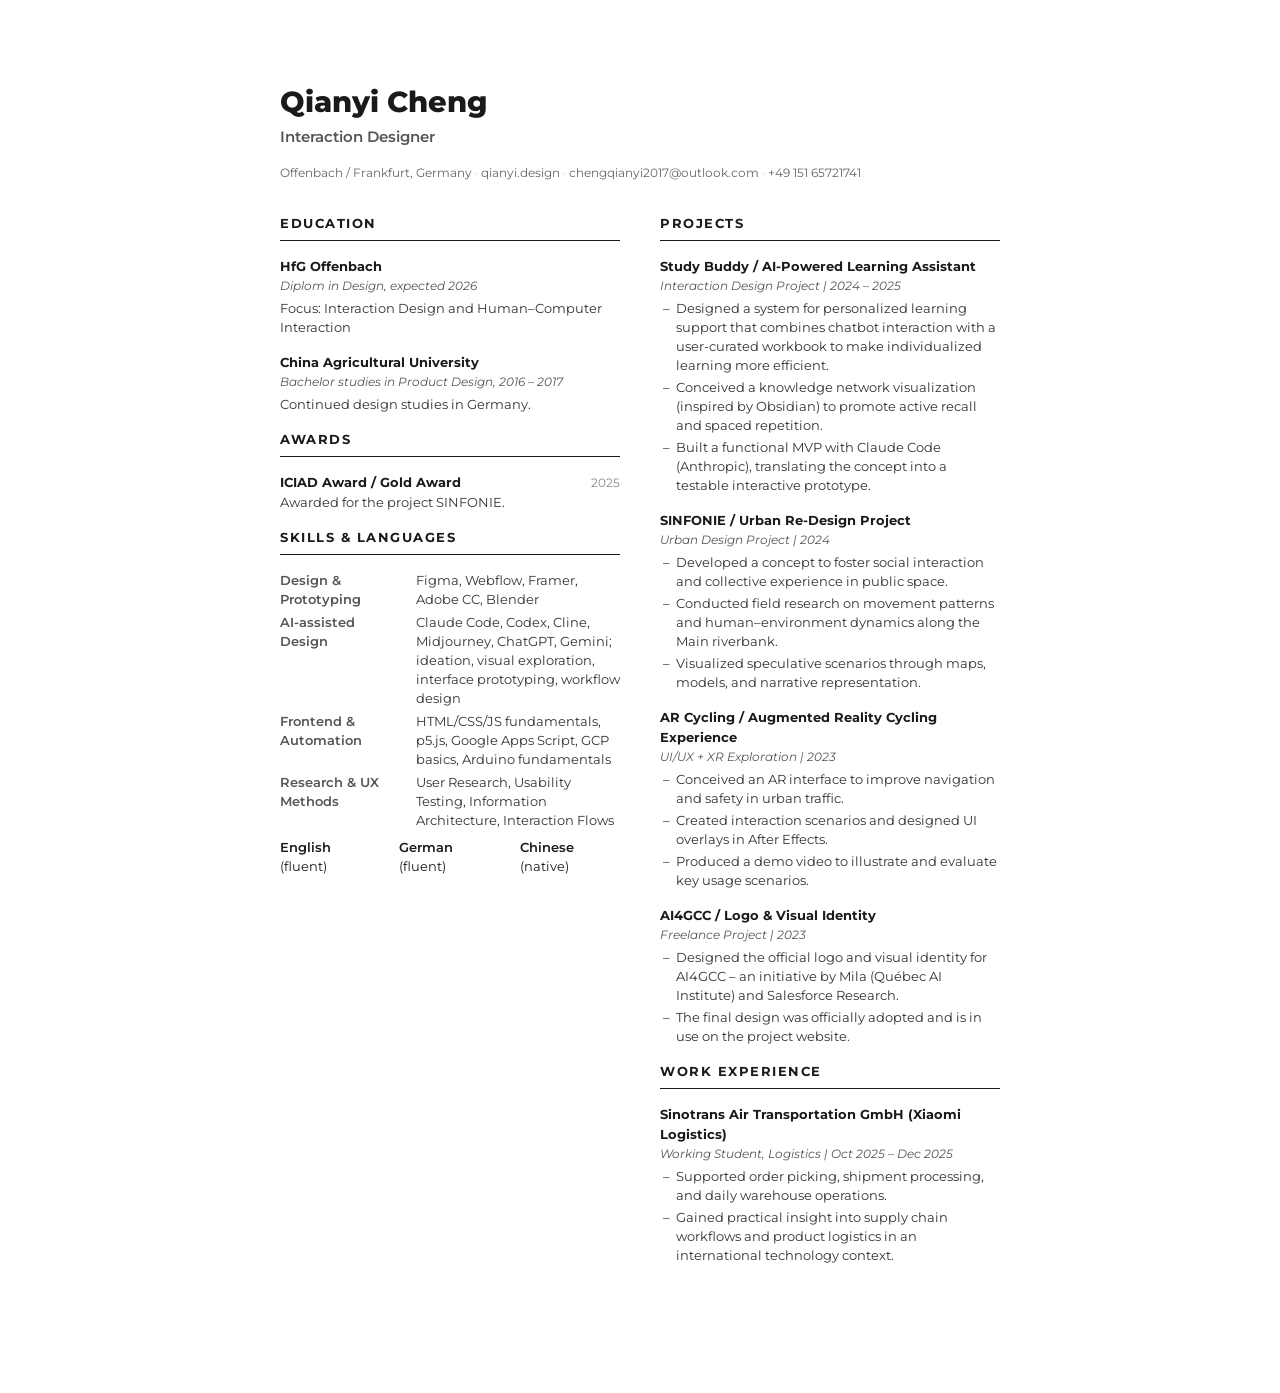
<file: cv-en-v2.html>
<!DOCTYPE html>
<html lang="en">
<head>
<meta charset="UTF-8">
<meta name="viewport" content="width=device-width, initial-scale=1.0">
<title>CV – Qianyi Cheng (English v2)</title>
<link href="https://fonts.googleapis.com/css2?family=Montserrat:wght@400;600;700;800&display=swap" rel="stylesheet">
<style>
  * { margin: 0; padding: 0; box-sizing: border-box; }
  body {
    font-family: "Montserrat", sans-serif;
    font-size: 10pt;
    line-height: 1.5;
    color: #1a1a1a;
    max-width: 800px;
    margin: 40px auto;
    padding: 40px;
  }
  h1 { font-size: 22pt; font-weight: 800; margin-bottom: 2px; }
  .subtitle { font-size: 11pt; font-weight: 600; color: #555; margin-bottom: 16px; }
  .contact { font-size: 9pt; color: #666; margin-bottom: 32px; }
  .contact a { color: #666; text-decoration: none; }
  .contact span::after { content: "  ·  "; color: #ccc; }
  .contact span:last-child::after { content: ""; }

  .grid { display: grid; grid-template-columns: 1fr 1fr; gap: 40px; margin-bottom: 32px; }
  .col-full { grid-column: 1 / -1; }

  h2 {
    font-size: 10pt;
    font-weight: 700;
    text-transform: uppercase;
    letter-spacing: 1.5px;
    border-bottom: 1px solid #1a1a1a;
    padding-bottom: 6px;
    margin-bottom: 16px;
  }

  .entry { margin-bottom: 16px; }
  .entry-header { display: flex; justify-content: space-between; align-items: baseline; }
  .entry-title { font-weight: 700; font-size: 10pt; }
  .entry-date { font-size: 9pt; color: #888; white-space: nowrap; }
  .entry-sub { font-size: 9pt; color: #555; font-style: italic; margin-bottom: 4px; }
  .entry-body { font-size: 9.5pt; color: #333; }
  .entry-body li { margin-bottom: 3px; }
  .entry-body ul { padding-left: 16px; list-style-type: "–  "; }

  .skills-grid { display: grid; grid-template-columns: 120px 1fr; gap: 4px 16px; font-size: 9.5pt; }
  .skills-label { font-weight: 600; color: #555; }
  .skills-value { color: #333; }

  .languages { display: flex; gap: 24px; font-size: 9.5pt; margin-top: 8px; }
  .lang-item strong { font-weight: 600; }

  @media print {
    body { margin: 0; padding: 20px; max-width: 100%; }
  }
</style>
</head>
<body>

<h1>Qianyi Cheng</h1>
<div class="subtitle">Interaction Designer</div>
<div class="contact">
  <span>Offenbach / Frankfurt, Germany</span>
  <span><a href="https://qianyi.design">qianyi.design</a></span>
  <span><a href="mailto:chengqianyi2017@outlook.com">chengqianyi2017@outlook.com</a></span>
  <span>+49 151 65721741</span>
</div>

<div class="grid">

  <!-- Left column: Education + Awards + Skills -->
  <div>
    <h2>Education</h2>

    <div class="entry">
      <div class="entry-header">
        <span class="entry-title">HfG Offenbach</span>
      </div>
      <div class="entry-sub">Diplom in Design, expected 2026</div>
      <div class="entry-body">Focus: Interaction Design and Human–Computer Interaction</div>
    </div>

    <div class="entry">
      <div class="entry-header">
        <span class="entry-title">China Agricultural University</span>
      </div>
      <div class="entry-sub">Bachelor studies in Product Design, 2016 – 2017</div>
      <div class="entry-body">Continued design studies in Germany.</div>
    </div>

    <h2>Awards</h2>

    <div class="entry">
      <div class="entry-header">
        <span class="entry-title">ICIAD Award / Gold Award</span>
        <span class="entry-date">2025</span>
      </div>
      <div class="entry-body">Awarded for the project SINFONIE.</div>
    </div>

    <h2>Skills & Languages</h2>

    <div class="skills-grid">
      <span class="skills-label">Design & Prototyping</span>
      <span class="skills-value">Figma, Webflow, Framer, Adobe CC, Blender</span>

      <span class="skills-label">AI-assisted Design</span>
      <span class="skills-value">Claude Code, Codex, Cline, Midjourney, ChatGPT, Gemini; ideation, visual exploration, interface prototyping, workflow design</span>

      <span class="skills-label">Frontend & Automation</span>
      <span class="skills-value">HTML/CSS/JS fundamentals, p5.js, Google Apps Script, GCP basics, Arduino fundamentals</span>

      <span class="skills-label">Research & UX Methods</span>
      <span class="skills-value">User Research, Usability Testing, Information Architecture, Interaction Flows</span>
    </div>

    <div class="languages">
      <div class="lang-item"><strong>English</strong> (fluent)</div>
      <div class="lang-item"><strong>German</strong> (fluent)</div>
      <div class="lang-item"><strong>Chinese</strong> (native)</div>
    </div>
  </div>

  <!-- Right column: Projects + Work Experience -->
  <div>
    <h2>Projects</h2>

    <div class="entry">
      <div class="entry-header">
        <span class="entry-title">Study Buddy / AI-Powered Learning Assistant</span>
      </div>
      <div class="entry-sub">Interaction Design Project | 2024 – 2025</div>
      <div class="entry-body">
        <ul>
          <li>Designed a system for personalized learning support that combines chatbot interaction with a user-curated workbook to make individualized learning more efficient.</li>
          <li>Conceived a knowledge network visualization (inspired by Obsidian) to promote active recall and spaced repetition.</li>
          <li>Built a functional MVP with Claude Code (Anthropic), translating the concept into a testable interactive prototype.</li>
        </ul>
      </div>
    </div>

    <div class="entry">
      <div class="entry-header">
        <span class="entry-title">SINFONIE / Urban Re-Design Project</span>
      </div>
      <div class="entry-sub">Urban Design Project | 2024</div>
      <div class="entry-body">
        <ul>
          <li>Developed a concept to foster social interaction and collective experience in public space.</li>
          <li>Conducted field research on movement patterns and human–environment dynamics along the Main riverbank.</li>
          <li>Visualized speculative scenarios through maps, models, and narrative representation.</li>
        </ul>
      </div>
    </div>

    <div class="entry">
      <div class="entry-header">
        <span class="entry-title">AR Cycling / Augmented Reality Cycling Experience</span>
      </div>
      <div class="entry-sub">UI/UX + XR Exploration | 2023</div>
      <div class="entry-body">
        <ul>
          <li>Conceived an AR interface to improve navigation and safety in urban traffic.</li>
          <li>Created interaction scenarios and designed UI overlays in After Effects.</li>
          <li>Produced a demo video to illustrate and evaluate key usage scenarios.</li>
        </ul>
      </div>
    </div>

    <div class="entry">
      <div class="entry-header">
        <span class="entry-title">AI4GCC / Logo & Visual Identity</span>
      </div>
      <div class="entry-sub">Freelance Project | 2023</div>
      <div class="entry-body">
        <ul>
          <li>Designed the official logo and visual identity for AI4GCC – an initiative by Mila (Québec AI Institute) and Salesforce Research.</li>
          <li>The final design was officially adopted and is in use on the project website.</li>
        </ul>
      </div>
    </div>

    <h2>Work Experience</h2>

    <div class="entry">
      <div class="entry-header">
        <span class="entry-title">Sinotrans Air Transportation GmbH (Xiaomi Logistics)</span>
      </div>
      <div class="entry-sub">Working Student, Logistics | Oct 2025 – Dec 2025</div>
      <div class="entry-body">
        <ul>
          <li>Supported order picking, shipment processing, and daily warehouse operations.</li>
          <li>Gained practical insight into supply chain workflows and product logistics in an international technology context.</li>
        </ul>
      </div>
    </div>

  </div>

</div>

</body>
</html>
</file>
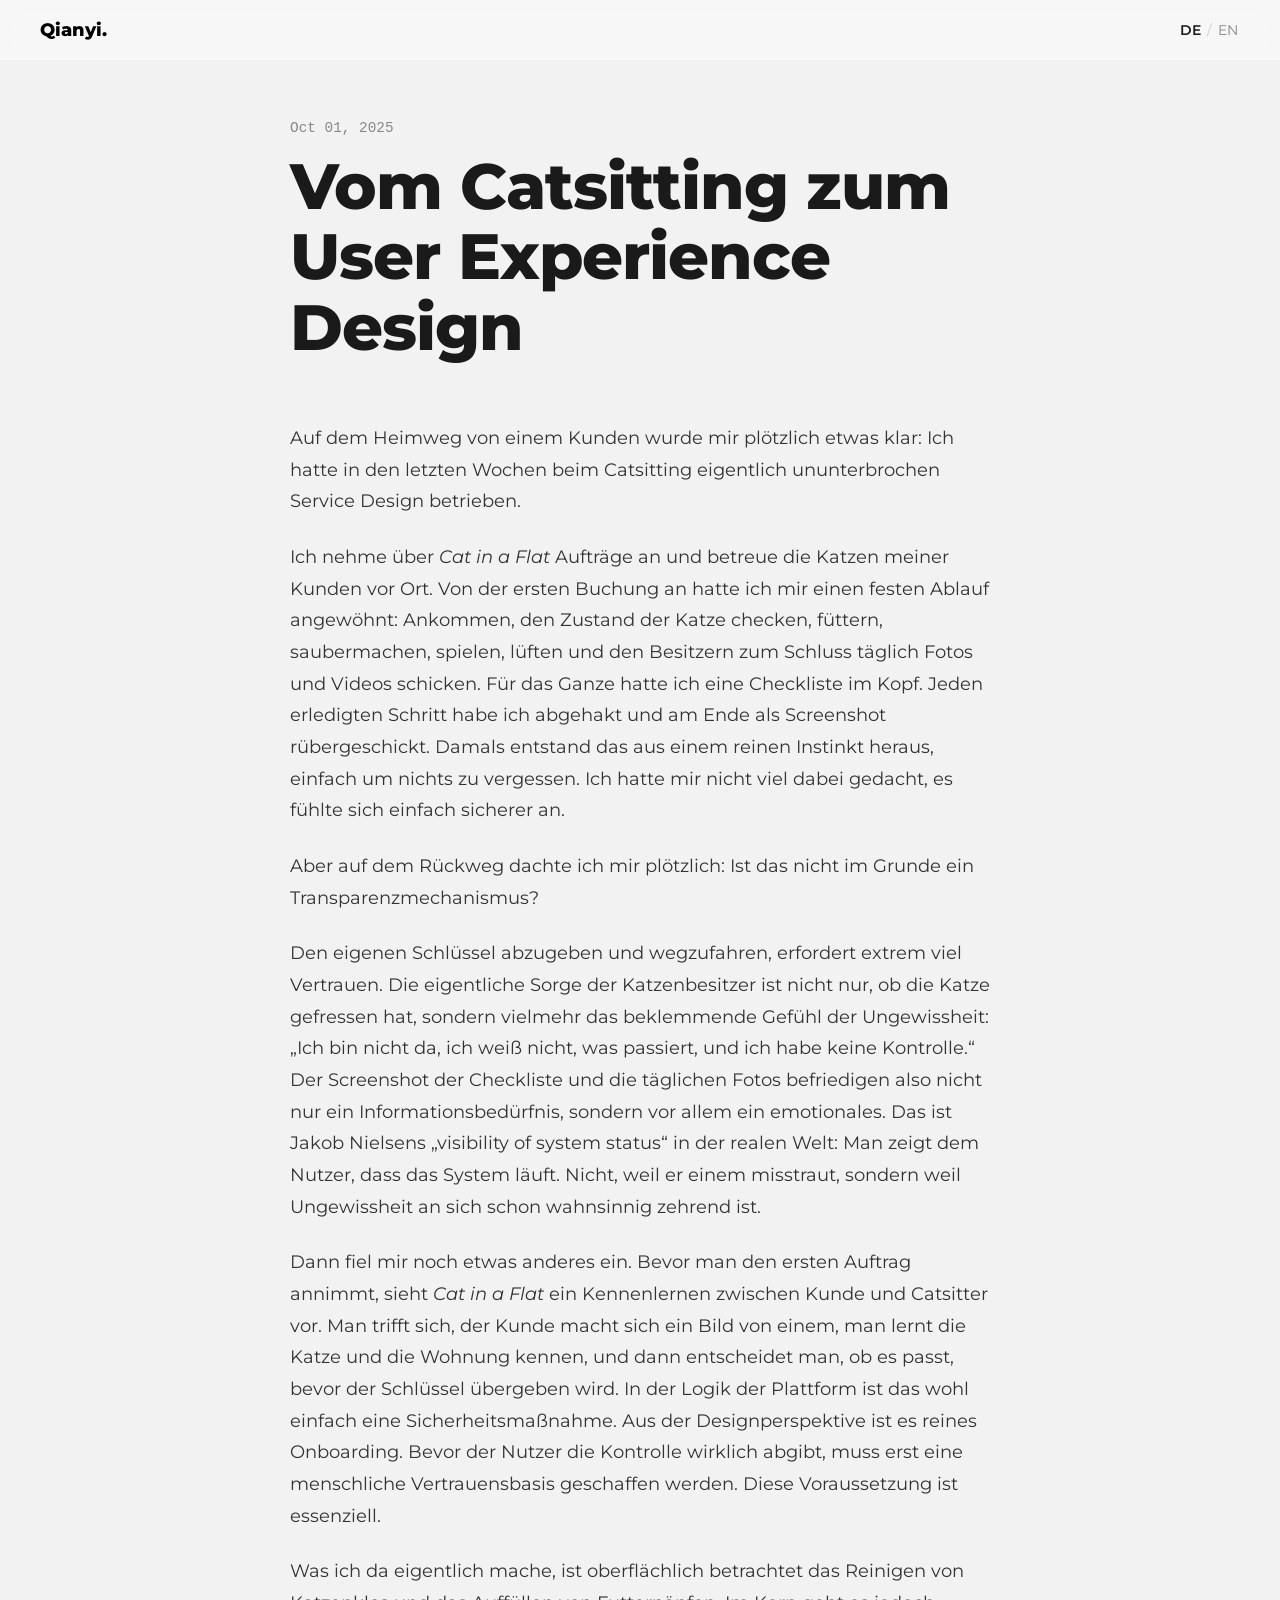
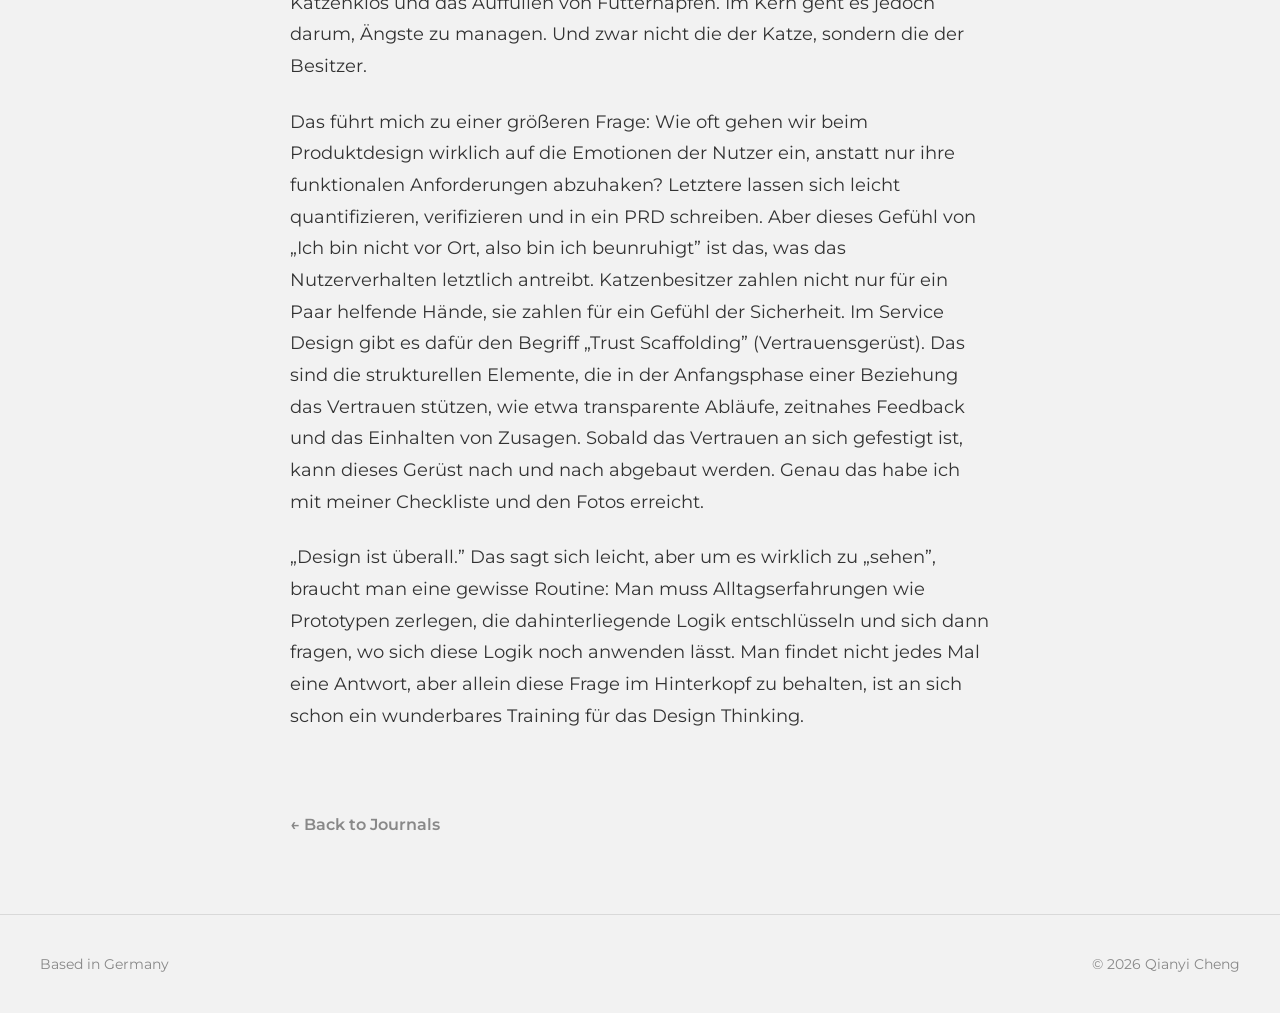
<file: journal-catsitting.html>
<!DOCTYPE html>
<html lang="zh">
<head>
<meta charset="UTF-8">
<meta name="viewport" content="width=device-width, initial-scale=1.0">
<title>Vom Catsitting zum User Experience Design | Qianyi's Portfolio</title>
<link rel="icon" type="image/svg+xml" href="favicon.svg">
<link rel="preconnect" href="https://fonts.googleapis.com">
<link rel="preconnect" href="https://fonts.gstatic.com" crossorigin>
<link href="https://fonts.googleapis.com/css2?family=Montserrat:wght@400;600;700;800&display=swap" rel="stylesheet">
<link rel="stylesheet" href="style.css">

<style>
    /* Journal Article specific styles */
    .article-container {
        padding: 120px 20px 80px;
        max-width: 700px; /* Narrow column for optimal reading */
        margin: 0 auto;
        min-height: calc(100vh - 160px);
    }

    .article-header {
        margin-bottom: 60px;
    }

    .article-date {
        font-size: 0.9rem;
        color: #888;
        font-family: monospace;
        margin-bottom: 15px;
        display: block;
    }

    .article-title {
        font-size: clamp(2.5rem, 6vw, 4rem);
        font-weight: 800;
        line-height: 1.1;
        margin: 0;
        letter-spacing: -1px;
        color: #1a1a1a;
    }

    .article-content {
        font-size: 1.1rem;
        line-height: 1.8;
        color: #333;
    }

    .article-content p {
        margin-bottom: 24px;
    }

    .article-content h2 {
        font-size: 1.8rem;
        font-weight: 700;
        margin: 40px 0 20px;
        color: #1a1a1a;
    }

    .article-content h3 {
        font-size: 1.3rem;
        font-weight: 600;
        margin: 30px 0 15px;
        color: #1a1a1a;
    }

    .article-content ul, .article-content ol {
        padding-left: 20px;
        margin-bottom: 24px;
    }

    .article-content li {
        margin-bottom: 10px;
    }

    .article-content img {
        width: 100%;
        height: auto;
        border-radius: 4px;
        margin: 30px 0;
    }

    .article-content blockquote {
        border-left: 4px solid var(--accent-color);
        margin: 0 0 24px 0;
        padding: 10px 20px;
        font-style: italic;
        color: #555;
        background: rgba(0,0,0,0.03);
    }

    /* Back Button */
    .back-link {
        display: inline-block;
        margin-top: 60px;
        font-size: 1rem;
        font-weight: 600;
        color: #888;
        text-decoration: none;
        transition: color 0.3s ease, transform 0.3s ease;
    }

    .back-link:hover {
        color: var(--accent-color);
        transform: translateX(-5px);
    }

    @media (max-width: 768px) {
        .article-container {
            padding-top: 80px;
        }
    }
</style>
</head>
<body class="is-project">

    <!-- Navigation -->
    <nav class="project-nav">
        <a href="index.html" class="project-logo">Qianyi.</a>
    </nav>

    <!-- Article Content -->
    <article class="article-container">
        <header class="article-header">
            <time class="article-date">Oct 01, 2025</time>
            <h1 class="article-title" data-i18n="catsitting.title">Vom Catsitting zum User Experience Design</h1>
        </header>

        <div class="article-content">
            <p data-i18n="catsitting.p1">Auf dem Heimweg von einem Kunden wurde mir plötzlich etwas klar: Ich hatte in den letzten Wochen beim Catsitting eigentlich ununterbrochen Service Design betrieben.</p>

            <p data-i18n="catsitting.p2">Ich nehme über <em>Cat in a Flat</em> Aufträge an und betreue die Katzen meiner Kunden vor Ort. Von der ersten Buchung an hatte ich mir einen festen Ablauf angewöhnt: Ankommen, den Zustand der Katze checken, füttern, saubermachen, spielen, lüften und den Besitzern zum Schluss täglich Fotos und Videos schicken. Für das Ganze hatte ich eine Checkliste im Kopf. Jeden erledigten Schritt habe ich abgehakt und am Ende als Screenshot rübergeschickt. Damals entstand das aus einem reinen Instinkt heraus, einfach um nichts zu vergessen. Ich hatte mir nicht viel dabei gedacht, es fühlte sich einfach sicherer an.</p>
            
            <p data-i18n="catsitting.p3">Aber auf dem Rückweg dachte ich mir plötzlich: Ist das nicht im Grunde ein Transparenzmechanismus?</p>
            
            <p data-i18n="catsitting.p4">Den eigenen Schlüssel abzugeben und wegzufahren, erfordert extrem viel Vertrauen. Die eigentliche Sorge der Katzenbesitzer ist nicht nur, ob die Katze gefressen hat, sondern vielmehr das beklemmende Gefühl der Ungewissheit: „Ich bin nicht da, ich weiß nicht, was passiert, und ich habe keine Kontrolle.“ Der Screenshot der Checkliste und die täglichen Fotos befriedigen also nicht nur ein Informationsbedürfnis, sondern vor allem ein emotionales. Das ist Jakob Nielsens „visibility of system status“ in der realen Welt: Man zeigt dem Nutzer, dass das System läuft. Nicht, weil er einem misstraut, sondern weil Ungewissheit an sich schon wahnsinnig zehrend ist.</p>
            
            <p data-i18n="catsitting.p5">Dann fiel mir noch etwas anderes ein. Bevor man den ersten Auftrag annimmt, sieht <em>Cat in a Flat</em> ein Kennenlernen zwischen Kunde und Catsitter vor. Man trifft sich, der Kunde macht sich ein Bild von einem, man lernt die Katze und die Wohnung kennen, und dann entscheidet man, ob es passt, bevor der Schlüssel übergeben wird. In der Logik der Plattform ist das wohl einfach eine Sicherheitsmaßnahme. Aus der Designperspektive ist es reines Onboarding. Bevor der Nutzer die Kontrolle wirklich abgibt, muss erst eine menschliche Vertrauensbasis geschaffen werden. Diese Voraussetzung ist essenziell.</p>
            
            <p data-i18n="catsitting.p6">Was ich da eigentlich mache, ist oberflächlich betrachtet das Reinigen von Katzenklos und das Auffüllen von Futternäpfen. Im Kern geht es jedoch darum, Ängste zu managen. Und zwar nicht die der Katze, sondern die der Besitzer.</p>
            
            <p data-i18n="catsitting.p7">Das führt mich zu einer größeren Frage: Wie oft gehen wir beim Produktdesign wirklich auf die Emotionen der Nutzer ein, anstatt nur ihre funktionalen Anforderungen abzuhaken? Letztere lassen sich leicht quantifizieren, verifizieren und in ein PRD schreiben. Aber dieses Gefühl von „Ich bin nicht vor Ort, also bin ich beunruhigt“ ist das, was das Nutzerverhalten letztlich antreibt. Katzenbesitzer zahlen nicht nur für ein Paar helfende Hände, sie zahlen für ein Gefühl der Sicherheit. Im Service Design gibt es dafür den Begriff „Trust Scaffolding“ (Vertrauensgerüst). Das sind die strukturellen Elemente, die in der Anfangsphase einer Beziehung das Vertrauen stützen, wie etwa transparente Abläufe, zeitnahes Feedback und das Einhalten von Zusagen. Sobald das Vertrauen an sich gefestigt ist, kann dieses Gerüst nach und nach abgebaut werden. Genau das habe ich mit meiner Checkliste und den Fotos erreicht.</p>
            
            <p data-i18n="catsitting.p8">„Design ist überall.” Das sagt sich leicht, aber um es wirklich zu „sehen”, braucht man eine gewisse Routine: Man muss Alltagserfahrungen wie Prototypen zerlegen, die dahinterliegende Logik entschlüsseln und sich dann fragen, wo sich diese Logik noch anwenden lässt. Man findet nicht jedes Mal eine Antwort, aber allein diese Frage im Hinterkopf zu behalten, ist an sich schon ein wunderbares Training für das Design Thinking.</p>
        </div>

        <a href="journals.html" class="back-link" data-i18n="common.backToJournals">← Back to Journals</a>
    </article>

    <!-- Footer -->
    <div class="footer">
        <div data-i18n="common.footer.location">Based in Germany</div>
        <div data-i18n="common.footer.copyright">© 2026 Qianyi Cheng</div>
    </div>

<script src="i18n.js"></script>
</body>
</html>
</file>
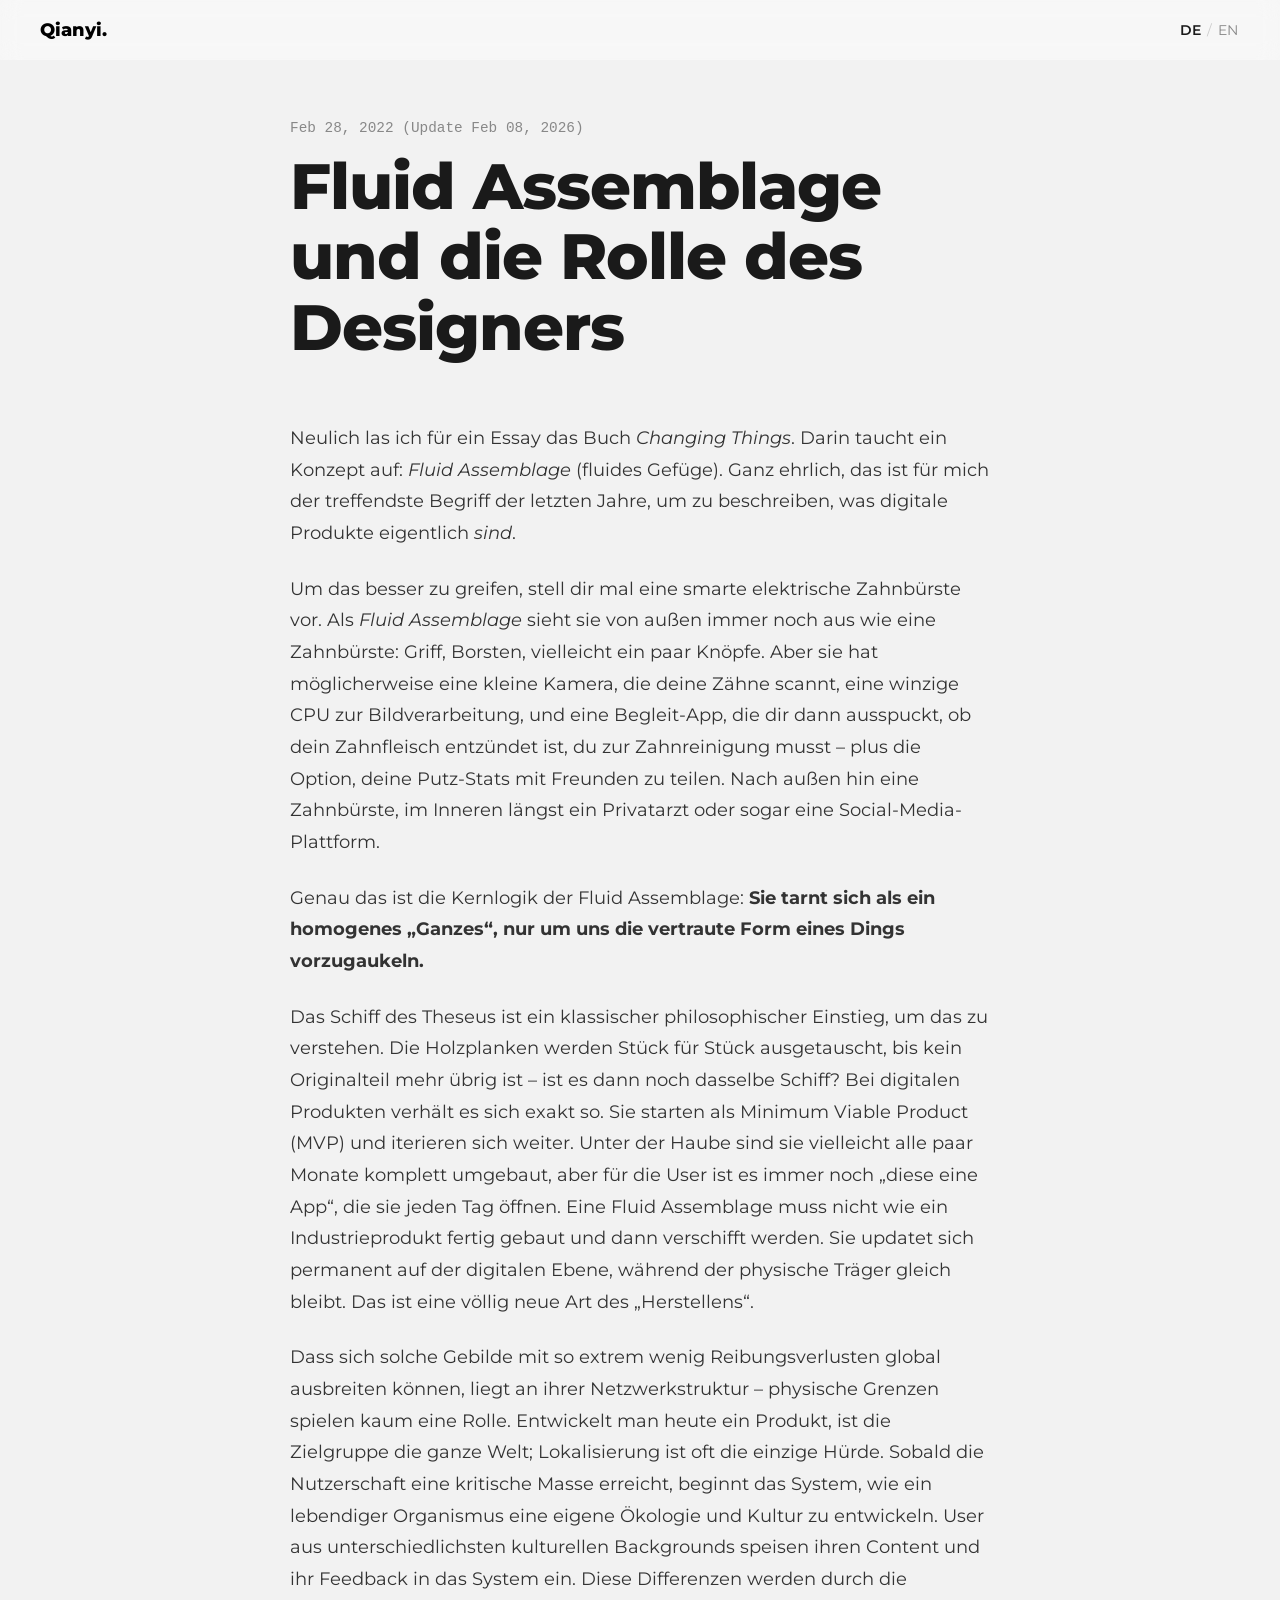
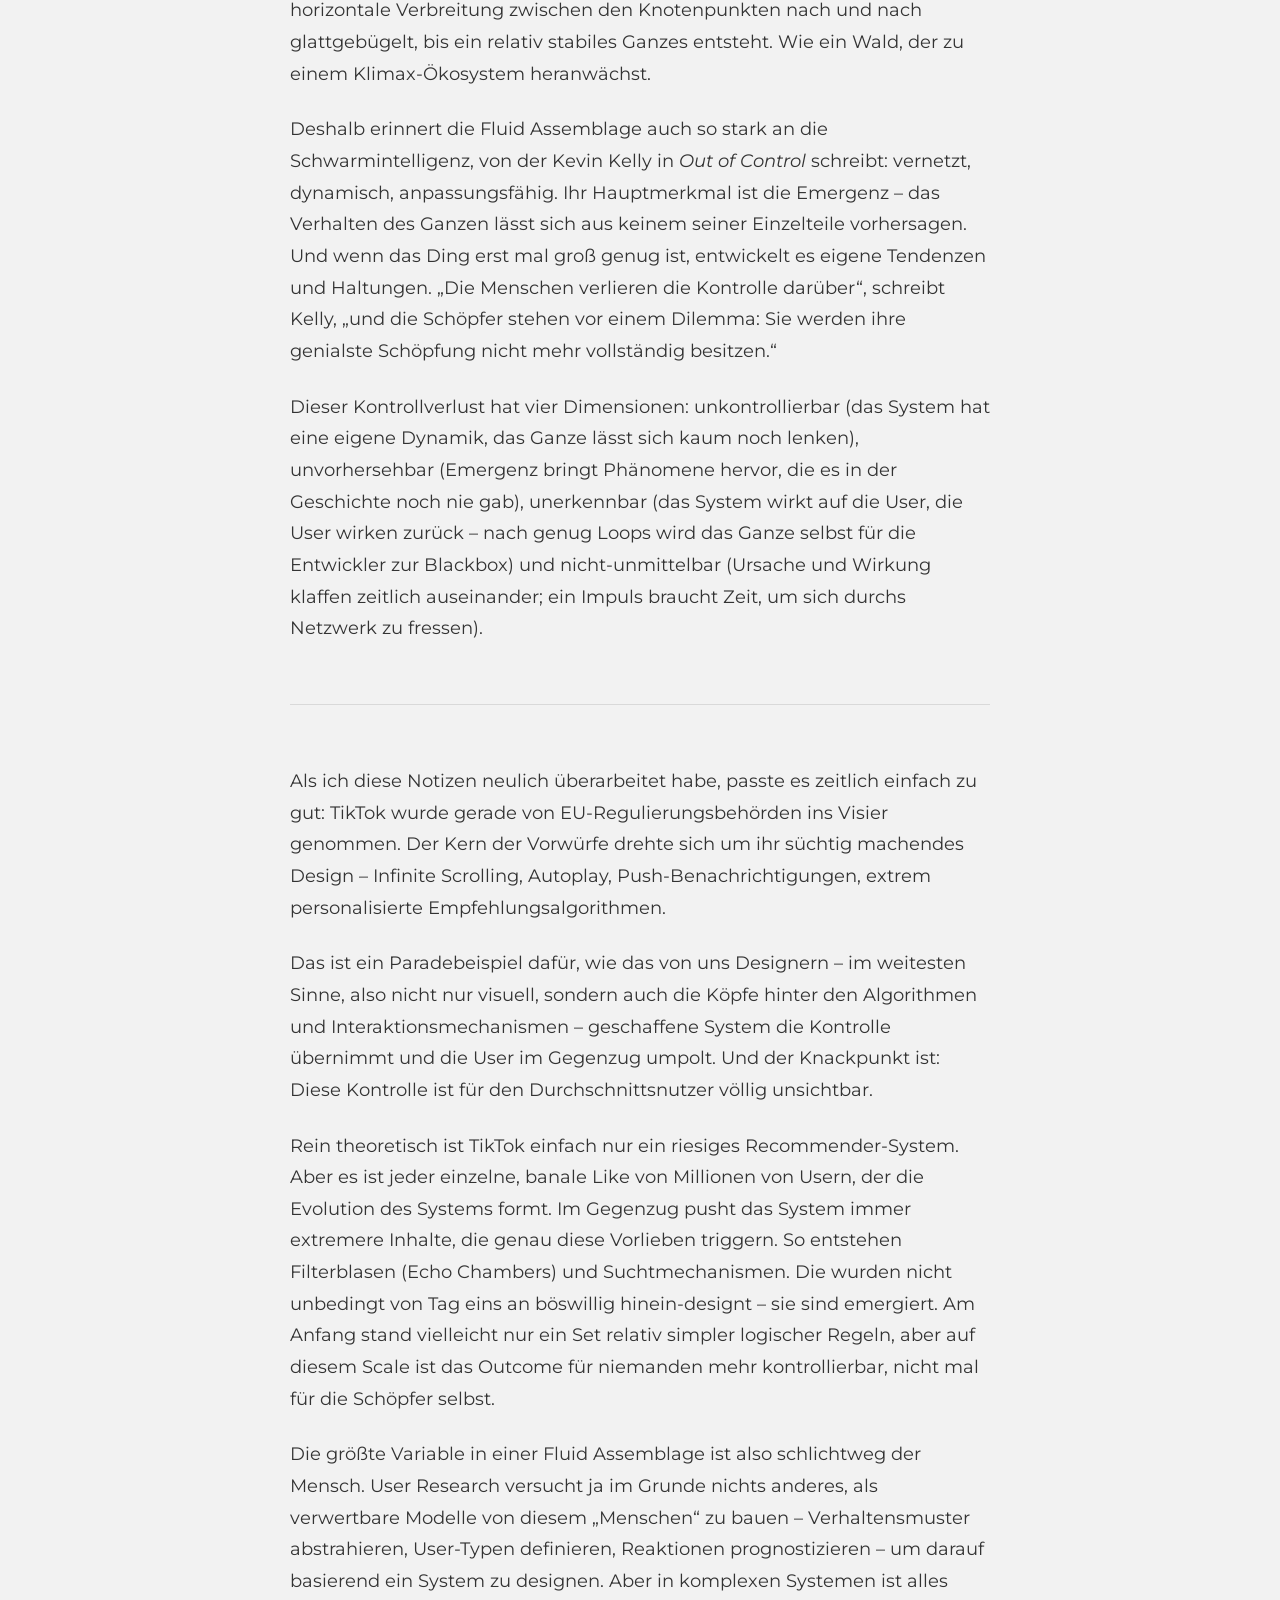
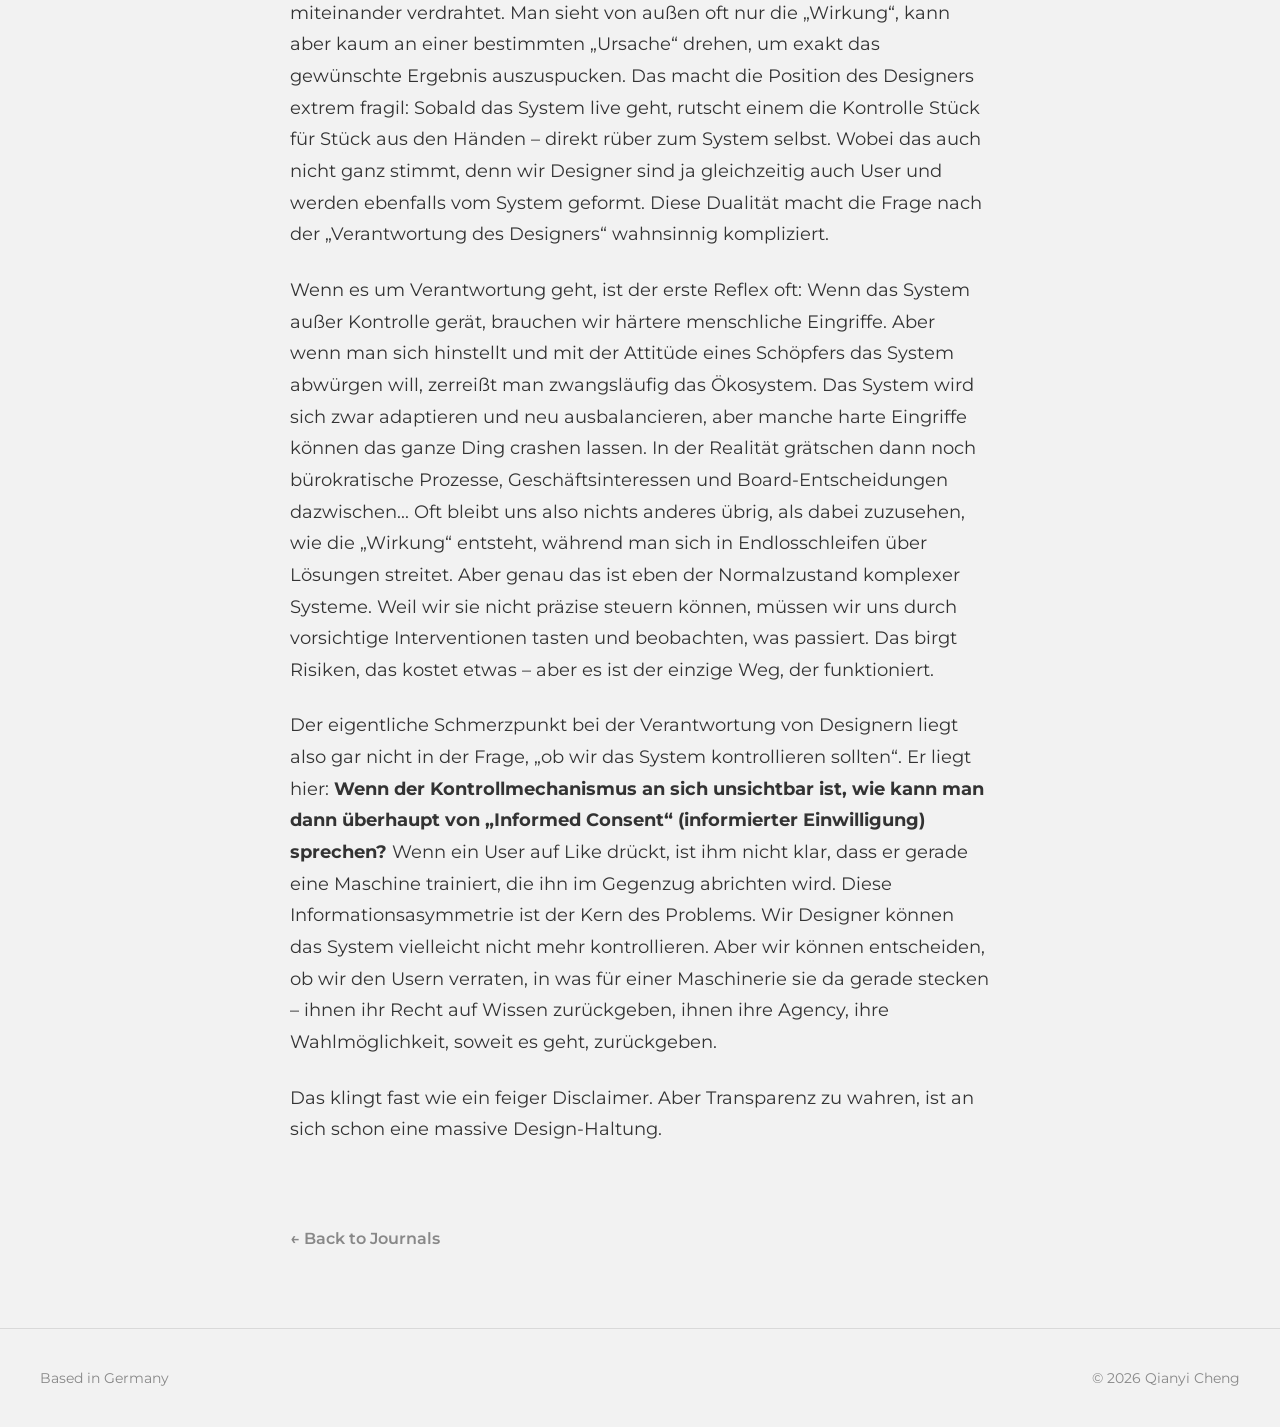
<file: journal-fluid-assemblage.html>
<!DOCTYPE html>
<html lang="zh">
<head>
<meta charset="UTF-8">
<meta name="viewport" content="width=device-width, initial-scale=1.0">
<title>Fluid Assemblage und die Rolle des Designers | Qianyi's Portfolio</title>
<link rel="icon" type="image/svg+xml" href="favicon.svg">
<link rel="preconnect" href="https://fonts.googleapis.com">
<link rel="preconnect" href="https://fonts.gstatic.com" crossorigin>
<link href="https://fonts.googleapis.com/css2?family=Montserrat:wght@400;600;700;800&display=swap" rel="stylesheet">
<link rel="stylesheet" href="style.css">

<style>
    /* Journal Article specific styles */
    .article-container {
        padding: 120px 20px 80px;
        max-width: 700px; /* Narrow column for optimal reading */
        margin: 0 auto;
        min-height: calc(100vh - 160px);
    }

    .article-header {
        margin-bottom: 60px;
    }

    .article-date {
        font-size: 0.9rem;
        color: #888;
        font-family: monospace;
        margin-bottom: 15px;
        display: block;
    }

    .article-title {
        font-size: clamp(2.5rem, 6vw, 4rem);
        font-weight: 800;
        line-height: 1.1;
        margin: 0;
        letter-spacing: -1px;
        color: #1a1a1a;
    }

    .article-content {
        font-size: 1.1rem;
        line-height: 1.8;
        color: #333;
    }

    .article-content p {
        margin-bottom: 24px;
    }

    .article-content h2 {
        font-size: 1.8rem;
        font-weight: 700;
        margin: 40px 0 20px;
        color: #1a1a1a;
    }

    .article-content h3 {
        font-size: 1.3rem;
        font-weight: 600;
        margin: 30px 0 15px;
        color: #1a1a1a;
    }

    .article-content ul, .article-content ol {
        padding-left: 20px;
        margin-bottom: 24px;
    }

    .article-content li {
        margin-bottom: 10px;
    }

    .article-content img {
        width: 100%;
        height: auto;
        border-radius: 4px;
        margin: 30px 0;
    }

    .article-content blockquote {
        border-left: 4px solid var(--accent-color);
        margin: 0 0 24px 0;
        padding: 10px 20px;
        font-style: italic;
        color: #555;
        background: rgba(0,0,0,0.03);
    }

    /* Back Button */
    .back-link {
        display: inline-block;
        margin-top: 60px;
        font-size: 1rem;
        font-weight: 600;
        color: #888;
        text-decoration: none;
        transition: color 0.3s ease, transform 0.3s ease;
    }

    .back-link:hover {
        color: var(--accent-color);
        transform: translateX(-5px);
    }

    @media (max-width: 768px) {
        .article-container {
            padding-top: 80px;
        }
    }
</style>
</head>
<body class="is-project">

    <!-- Navigation -->
    <nav class="project-nav">
        <a href="index.html" class="project-logo">Qianyi.</a>
    </nav>

    <!-- Article Content -->
    <article class="article-container">
        <header class="article-header">
            <time class="article-date" data-i18n="fluidAssemblage.date">Feb 28, 2022 (Update Feb 08, 2026)</time>
            <h1 class="article-title" data-i18n="fluidAssemblage.title">Fluid Assemblage und die Rolle des Designers</h1>
        </header>

        <div class="article-content">
            <p data-i18n="fluidAssemblage.p1">Neulich las ich für ein Essay das Buch <em>Changing Things</em>. Darin taucht ein Konzept auf: <em>Fluid Assemblage</em> (fluides Gefüge). Ganz ehrlich, das ist für mich der treffendste Begriff der letzten Jahre, um zu beschreiben, was digitale Produkte eigentlich <em>sind</em>.</p>

            <p data-i18n="fluidAssemblage.p2">Um das besser zu greifen, stell dir mal eine smarte elektrische Zahnbürste vor. Als <em>Fluid Assemblage</em> sieht sie von außen immer noch aus wie eine Zahnbürste: Griff, Borsten, vielleicht ein paar Knöpfe. Aber sie hat möglicherweise eine kleine Kamera, die deine Zähne scannt, eine winzige CPU zur Bildverarbeitung, und eine Begleit-App, die dir dann ausspuckt, ob dein Zahnfleisch entzündet ist, du zur Zahnreinigung musst – plus die Option, deine Putz-Stats mit Freunden zu teilen. Nach außen hin eine Zahnbürste, im Inneren längst ein Privatarzt oder sogar eine Social-Media-Plattform.</p>

            <p data-i18n="fluidAssemblage.p3">Genau das ist die Kernlogik der Fluid Assemblage: <strong>Sie tarnt sich als ein homogenes „Ganzes“, nur um uns die vertraute Form eines Dings vorzugaukeln.</strong></p>

            <p data-i18n="fluidAssemblage.p4">Das Schiff des Theseus ist ein klassischer philosophischer Einstieg, um das zu verstehen. Die Holzplanken werden Stück für Stück ausgetauscht, bis kein Originalteil mehr übrig ist – ist es dann noch dasselbe Schiff? Bei digitalen Produkten verhält es sich exakt so. Sie starten als Minimum Viable Product (MVP) und iterieren sich weiter. Unter der Haube sind sie vielleicht alle paar Monate komplett umgebaut, aber für die User ist es immer noch „diese eine App“, die sie jeden Tag öffnen. Eine Fluid Assemblage muss nicht wie ein Industrieprodukt fertig gebaut und dann verschifft werden. Sie updatet sich permanent auf der digitalen Ebene, während der physische Träger gleich bleibt. Das ist eine völlig neue Art des „Herstellens“.</p>

            <p data-i18n="fluidAssemblage.p5">Dass sich solche Gebilde mit so extrem wenig Reibungsverlusten global ausbreiten können, liegt an ihrer Netzwerkstruktur – physische Grenzen spielen kaum eine Rolle. Entwickelt man heute ein Produkt, ist die Zielgruppe die ganze Welt; Lokalisierung ist oft die einzige Hürde. Sobald die Nutzerschaft eine kritische Masse erreicht, beginnt das System, wie ein lebendiger Organismus eine eigene Ökologie und Kultur zu entwickeln. User aus unterschiedlichsten kulturellen Backgrounds speisen ihren Content und ihr Feedback in das System ein. Diese Differenzen werden durch die horizontale Verbreitung zwischen den Knotenpunkten nach und nach glattgebügelt, bis ein relativ stabiles Ganzes entsteht. Wie ein Wald, der zu einem Klimax-Ökosystem heranwächst.</p>

            <p data-i18n="fluidAssemblage.p6">Deshalb erinnert die Fluid Assemblage auch so stark an die Schwarmintelligenz, von der Kevin Kelly in <em>Out of Control</em> schreibt: vernetzt, dynamisch, anpassungsfähig. Ihr Hauptmerkmal ist die Emergenz – das Verhalten des Ganzen lässt sich aus keinem seiner Einzelteile vorhersagen. Und wenn das Ding erst mal groß genug ist, entwickelt es eigene Tendenzen und Haltungen. „Die Menschen verlieren die Kontrolle darüber“, schreibt Kelly, „und die Schöpfer stehen vor einem Dilemma: Sie werden ihre genialste Schöpfung nicht mehr vollständig besitzen.“</p>

            <p data-i18n="fluidAssemblage.p7">Dieser Kontrollverlust hat vier Dimensionen: unkontrollierbar (das System hat eine eigene Dynamik, das Ganze lässt sich kaum noch lenken), unvorhersehbar (Emergenz bringt Phänomene hervor, die es in der Geschichte noch nie gab), unerkennbar (das System wirkt auf die User, die User wirken zurück – nach genug Loops wird das Ganze selbst für die Entwickler zur Blackbox) und nicht-unmittelbar (Ursache und Wirkung klaffen zeitlich auseinander; ein Impuls braucht Zeit, um sich durchs Netzwerk zu fressen).</p>

            <hr style="margin: 60px 0; border: none; border-top: 1px solid rgba(0,0,0,0.1);">

            <p data-i18n="fluidAssemblage.p8">Als ich diese Notizen neulich überarbeitet habe, passte es zeitlich einfach zu gut: TikTok wurde gerade von EU-Regulierungsbehörden ins Visier genommen. Der Kern der Vorwürfe drehte sich um ihr süchtig machendes Design – Infinite Scrolling, Autoplay, Push-Benachrichtigungen, extrem personalisierte Empfehlungsalgorithmen.</p>

            <p data-i18n="fluidAssemblage.p9">Das ist ein Paradebeispiel dafür, wie das von uns Designern – im weitesten Sinne, also nicht nur visuell, sondern auch die Köpfe hinter den Algorithmen und Interaktionsmechanismen – geschaffene System die Kontrolle übernimmt und die User im Gegenzug umpolt. Und der Knackpunkt ist: Diese Kontrolle ist für den Durchschnittsnutzer völlig unsichtbar.</p>

            <p data-i18n="fluidAssemblage.p10">Rein theoretisch ist TikTok einfach nur ein riesiges Recommender-System. Aber es ist jeder einzelne, banale Like von Millionen von Usern, der die Evolution des Systems formt. Im Gegenzug pusht das System immer extremere Inhalte, die genau diese Vorlieben triggern. So entstehen Filterblasen (Echo Chambers) und Suchtmechanismen. Die wurden nicht unbedingt von Tag eins an böswillig hinein-designt – sie sind emergiert. Am Anfang stand vielleicht nur ein Set relativ simpler logischer Regeln, aber auf diesem Scale ist das Outcome für niemanden mehr kontrollierbar, nicht mal für die Schöpfer selbst.</p>

            <p data-i18n="fluidAssemblage.p11">Die größte Variable in einer Fluid Assemblage ist also schlichtweg der Mensch. User Research versucht ja im Grunde nichts anderes, als verwertbare Modelle von diesem „Menschen“ zu bauen – Verhaltensmuster abstrahieren, User-Typen definieren, Reaktionen prognostizieren – um darauf basierend ein System zu designen. Aber in komplexen Systemen ist alles miteinander verdrahtet. Man sieht von außen oft nur die „Wirkung“, kann aber kaum an einer bestimmten „Ursache“ drehen, um exakt das gewünschte Ergebnis auszuspucken. Das macht die Position des Designers extrem fragil: Sobald das System live geht, rutscht einem die Kontrolle Stück für Stück aus den Händen – direkt rüber zum System selbst. Wobei das auch nicht ganz stimmt, denn wir Designer sind ja gleichzeitig auch User und werden ebenfalls vom System geformt. Diese Dualität macht die Frage nach der „Verantwortung des Designers“ wahnsinnig kompliziert.</p>

            <p data-i18n="fluidAssemblage.p12">Wenn es um Verantwortung geht, ist der erste Reflex oft: Wenn das System außer Kontrolle gerät, brauchen wir härtere menschliche Eingriffe. Aber wenn man sich hinstellt und mit der Attitüde eines Schöpfers das System abwürgen will, zerreißt man zwangsläufig das Ökosystem. Das System wird sich zwar adaptieren und neu ausbalancieren, aber manche harte Eingriffe können das ganze Ding crashen lassen. In der Realität grätschen dann noch bürokratische Prozesse, Geschäftsinteressen und Board-Entscheidungen dazwischen... Oft bleibt uns also nichts anderes übrig, als dabei zuzusehen, wie die „Wirkung“ entsteht, während man sich in Endlosschleifen über Lösungen streitet. Aber genau das ist eben der Normalzustand komplexer Systeme. Weil wir sie nicht präzise steuern können, müssen wir uns durch vorsichtige Interventionen tasten und beobachten, was passiert. Das birgt Risiken, das kostet etwas – aber es ist der einzige Weg, der funktioniert.</p>

            <p data-i18n="fluidAssemblage.p13">Der eigentliche Schmerzpunkt bei der Verantwortung von Designern liegt also gar nicht in der Frage, „ob wir das System kontrollieren sollten“. Er liegt hier: <strong>Wenn der Kontrollmechanismus an sich unsichtbar ist, wie kann man dann überhaupt von „Informed Consent“ (informierter Einwilligung) sprechen?</strong> Wenn ein User auf Like drückt, ist ihm nicht klar, dass er gerade eine Maschine trainiert, die ihn im Gegenzug abrichten wird. Diese Informationsasymmetrie ist der Kern des Problems. Wir Designer können das System vielleicht nicht mehr kontrollieren. Aber wir können entscheiden, ob wir den Usern verraten, in was für einer Maschinerie sie da gerade stecken – ihnen ihr Recht auf Wissen zurückgeben, ihnen ihre Agency, ihre Wahlmöglichkeit, soweit es geht, zurückgeben.</p>

            <p data-i18n="fluidAssemblage.p14">Das klingt fast wie ein feiger Disclaimer. Aber Transparenz zu wahren, ist an sich schon eine massive Design-Haltung.</p>
        </div>

        <a href="journals.html" class="back-link" data-i18n="common.backToJournals">← Back to Journals</a>
    </article>

    <!-- Footer -->
    <div class="footer">
        <div data-i18n="common.footer.location">Based in Germany</div>
        <div data-i18n="common.footer.copyright">© 2026 Qianyi Cheng</div>
    </div>

<script src="i18n.js"></script>
</body>
</html>
</file>
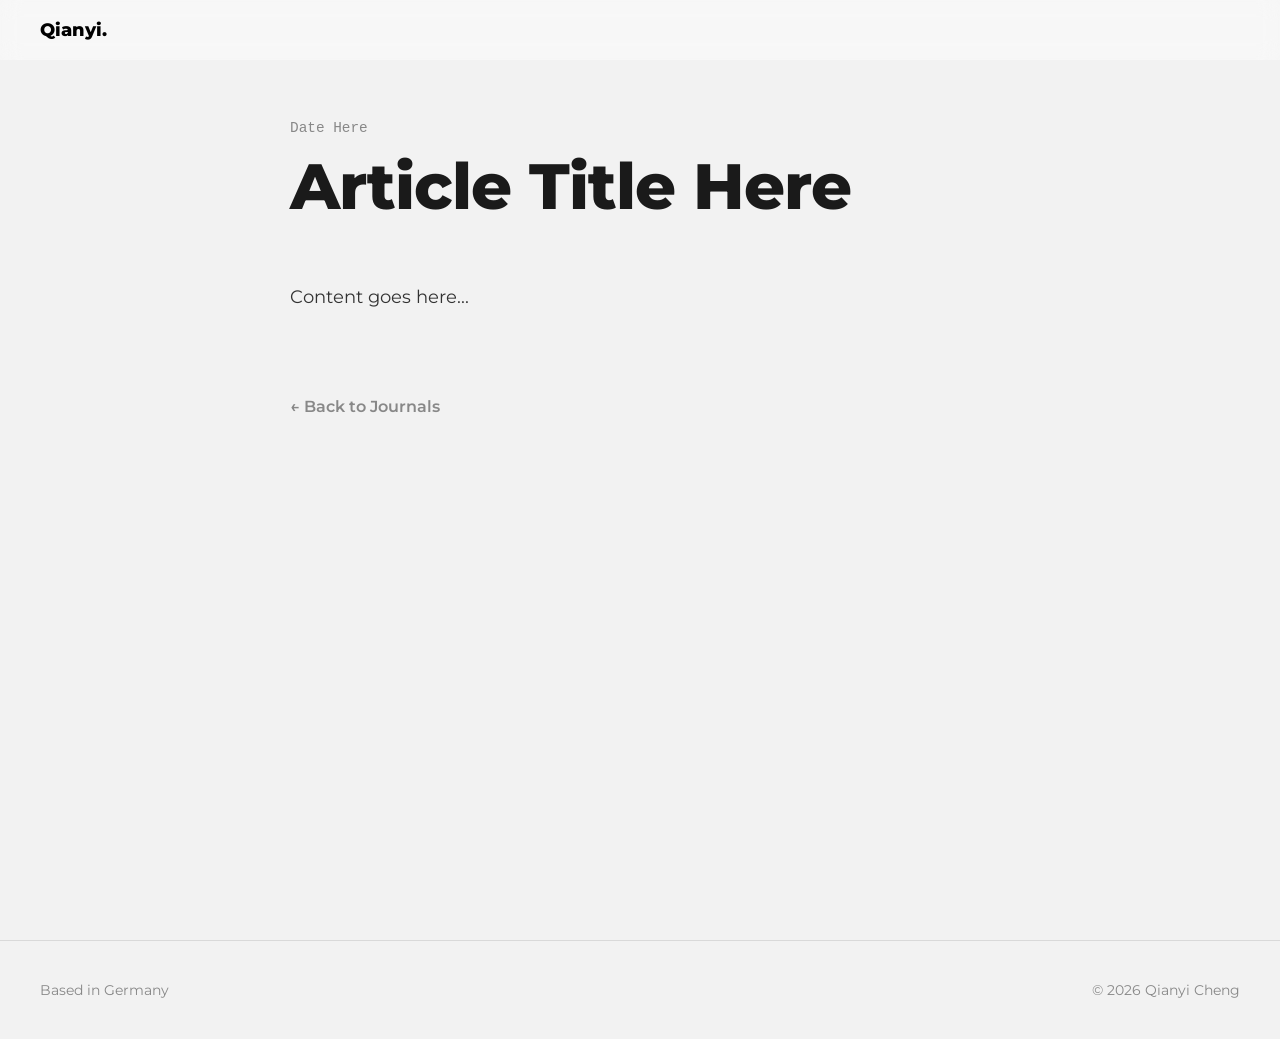
<file: journal-template.html>
<!DOCTYPE html>
<html lang="zh">
<head>
<meta charset="UTF-8">
<meta name="viewport" content="width=device-width, initial-scale=1.0">
<title>Article Title | Qianyi's Portfolio</title>
<link rel="icon" type="image/svg+xml" href="favicon.svg">
<link rel="preconnect" href="https://fonts.googleapis.com">
<link rel="preconnect" href="https://fonts.gstatic.com" crossorigin>
<link href="https://fonts.googleapis.com/css2?family=Montserrat:wght@400;600;700;800&display=swap" rel="stylesheet">
<link rel="stylesheet" href="style.css">

<style>
    /* Journal Article specific styles */
    .article-container {
        padding: 120px 20px 80px;
        max-width: 700px; /* Narrow column for optimal reading */
        margin: 0 auto;
        min-height: calc(100vh - 160px);
    }

    .article-header {
        margin-bottom: 60px;
    }

    .article-date {
        font-size: 0.9rem;
        color: #888;
        font-family: monospace;
        margin-bottom: 15px;
        display: block;
    }

    .article-title {
        font-size: clamp(2.5rem, 6vw, 4rem);
        font-weight: 800;
        line-height: 1.1;
        margin: 0;
        letter-spacing: -1px;
        color: #1a1a1a;
    }

    .article-content {
        font-size: 1.1rem;
        line-height: 1.8;
        color: #333;
    }

    .article-content p {
        margin-bottom: 24px;
    }

    .article-content h2 {
        font-size: 1.8rem;
        font-weight: 700;
        margin: 40px 0 20px;
        color: #1a1a1a;
    }

    .article-content h3 {
        font-size: 1.3rem;
        font-weight: 600;
        margin: 30px 0 15px;
        color: #1a1a1a;
    }

    .article-content ul, .article-content ol {
        padding-left: 20px;
        margin-bottom: 24px;
    }

    .article-content li {
        margin-bottom: 10px;
    }

    .article-content img {
        width: 100%;
        height: auto;
        border-radius: 4px;
        margin: 30px 0;
    }

    .article-content blockquote {
        border-left: 4px solid var(--accent-color);
        margin: 0 0 24px 0;
        padding: 10px 20px;
        font-style: italic;
        color: #555;
        background: rgba(0,0,0,0.03);
    }

    /* Back Button */
    .back-link {
        display: inline-block;
        margin-top: 60px;
        font-size: 1rem;
        font-weight: 600;
        color: #888;
        text-decoration: none;
        transition: color 0.3s ease, transform 0.3s ease;
    }

    .back-link:hover {
        color: var(--accent-color);
        transform: translateX(-5px);
    }

    @media (max-width: 768px) {
        .article-container {
            padding-top: 80px;
        }
    }
</style>
</head>
<body class="is-project">

    <!-- Navigation -->
    <nav class="project-nav">
        <a href="index.html" class="project-logo">Qianyi.</a>
    </nav>

    <!-- Article Content -->
    <article class="article-container">
        <header class="article-header">
            <time class="article-date">Date Here</time>
            <h1 class="article-title">Article Title Here</h1>
        </header>

        <div class="article-content">
            <!-- Content will be injected here -->
            <p>Content goes here...</p>
        </div>

        <a href="journals.html" class="back-link">← Back to Journals</a>
    </article>

    <!-- Footer -->
    <div class="footer">
        <div>Based in Germany</div>
        <div>© 2026 Qianyi Cheng</div>
    </div>

</body>
</html>
</file>
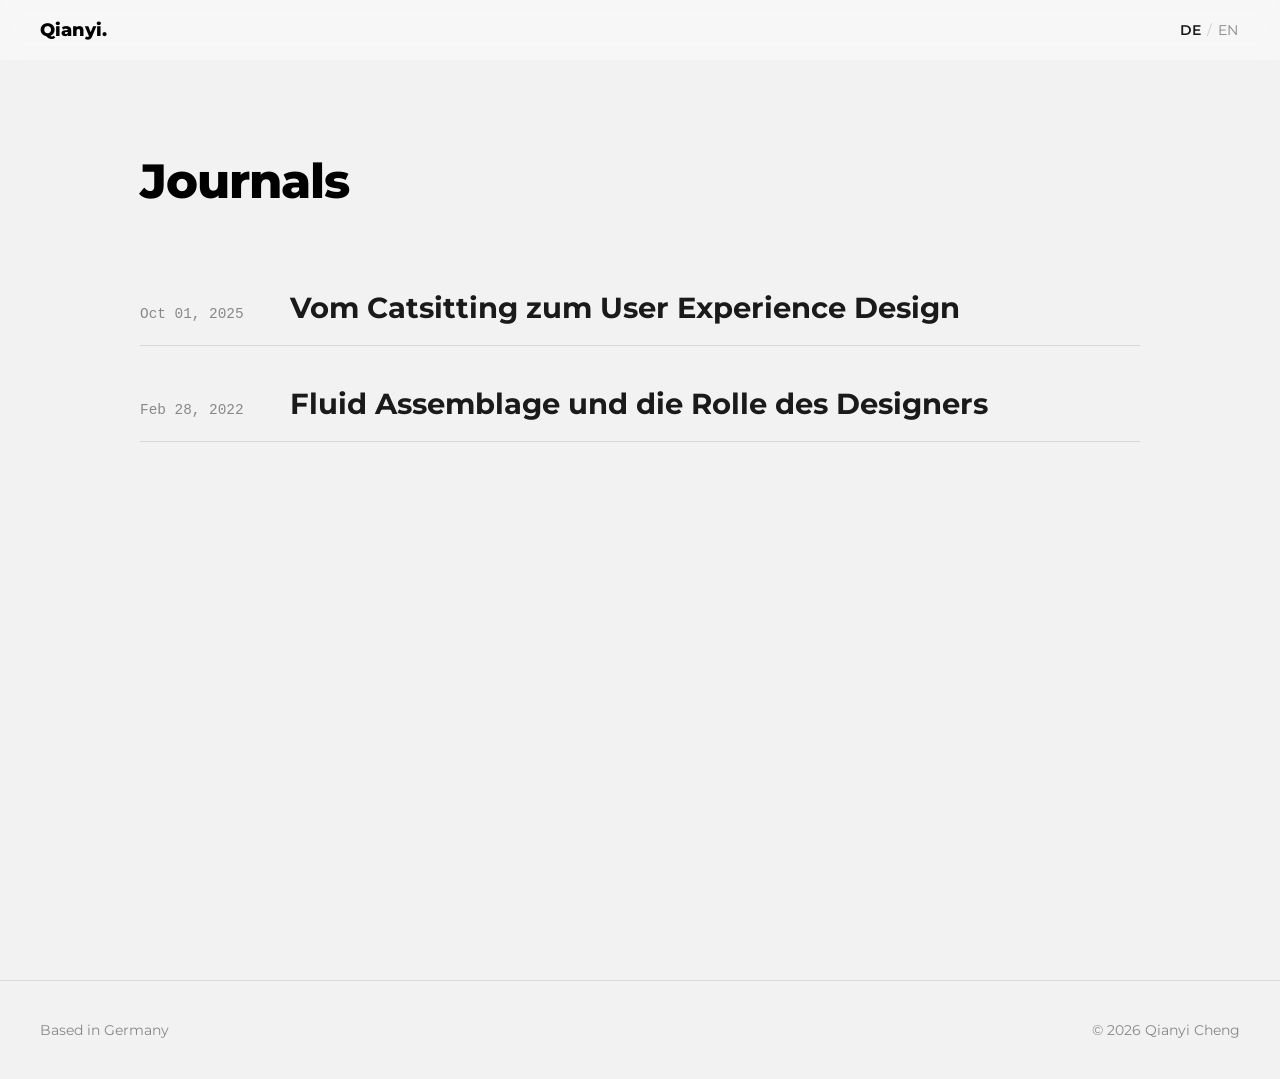
<file: journals.html>
<!DOCTYPE html>
<html lang="zh">
<head>
<meta charset="UTF-8">
<meta name="viewport" content="width=device-width, initial-scale=1.0">
<title>Journals | Qianyi's Portfolio</title>
<link rel="icon" type="image/svg+xml" href="favicon.svg">
<link rel="preconnect" href="https://fonts.googleapis.com">
<link rel="preconnect" href="https://fonts.gstatic.com" crossorigin>
<link href="https://fonts.googleapis.com/css2?family=Montserrat:wght@400;600;700;800&display=swap" rel="stylesheet">
<link rel="stylesheet" href="style.css">

<style>
    /* Journal specific styles */
    .journals-container {
        padding: 120px 40px;
        max-width: 1000px;
        margin: 0 auto;
        min-height: calc(100vh - 160px); /* Fill screen minus header/footer approx */
    }

    .journals-title {
        font-size: 3rem;
        font-weight: 800;
        margin-bottom: 60px;
        letter-spacing: -1px;
    }

    .journal-list {
        display: flex;
        flex-direction: column;
        gap: 20px;
    }

    .journal-item {
        display: flex;
        align-items: baseline;
        text-decoration: none;
        color: var(--text-color);
        padding: 20px 0;
        border-bottom: 1px solid rgba(0,0,0,0.1);
        transition: all 0.3s ease;
    }

    .journal-item:hover {
        padding-left: 10px;
        border-bottom-color: var(--accent-color);
    }

    .journal-date {
        flex: 0 0 150px;
        font-size: 0.9rem;
        font-weight: 400;
        color: #888;
        font-family: monospace; /* Monospace or light font for date */
    }

    .journal-title {
        font-size: 1.8rem;
        font-weight: 700;
        margin: 0;
        transition: color 0.3s ease;
    }

    .journal-item:hover .journal-title {
        color: var(--accent-color);
    }

    @media (max-width: 768px) {
        .journal-item {
            flex-direction: column;
            gap: 10px;
        }
        .journal-date {
            flex: auto;
        }
        .journal-title {
            font-size: 1.4rem;
        }
        .journals-container {
            padding: 80px 20px;
        }
    }
</style>
</head>
<body class="is-project">

    <!-- Navigation -->
    <nav class="project-nav">
        <a href="index.html" class="project-logo">Qianyi.</a>
    </nav>

    <!-- Journals List -->
    <div class="journals-container">
        <h1 class="journals-title">Journals</h1>
        
        <div class="journal-list">
            <!-- Article Link -->
            <a href="journal-catsitting.html" class="journal-item">
                <div class="journal-date">Oct 01, 2025</div>
                <h2 class="journal-title" data-i18n="journals.items.catsitting.title">Vom Catsitting zum User Experience Design</h2>
            </a>

            <a href="journal-fluid-assemblage.html" class="journal-item">
                <div class="journal-date">Feb 28, 2022</div>
                <h2 class="journal-title" data-i18n="journals.items.fluidAssemblage.title">Fluid Assemblage und die Rolle des Designers</h2>
            </a>
            
            <!-- Future articles will be added here -->
        </div>
    </div>

    <!-- Footer -->
    <div class="footer">
        <div data-i18n="common.footer.location">Based in Germany</div>
        <div data-i18n="common.footer.copyright">© 2026 Qianyi Cheng</div>
    </div>

<script src="i18n.js"></script>
</body>
</html>
</file>
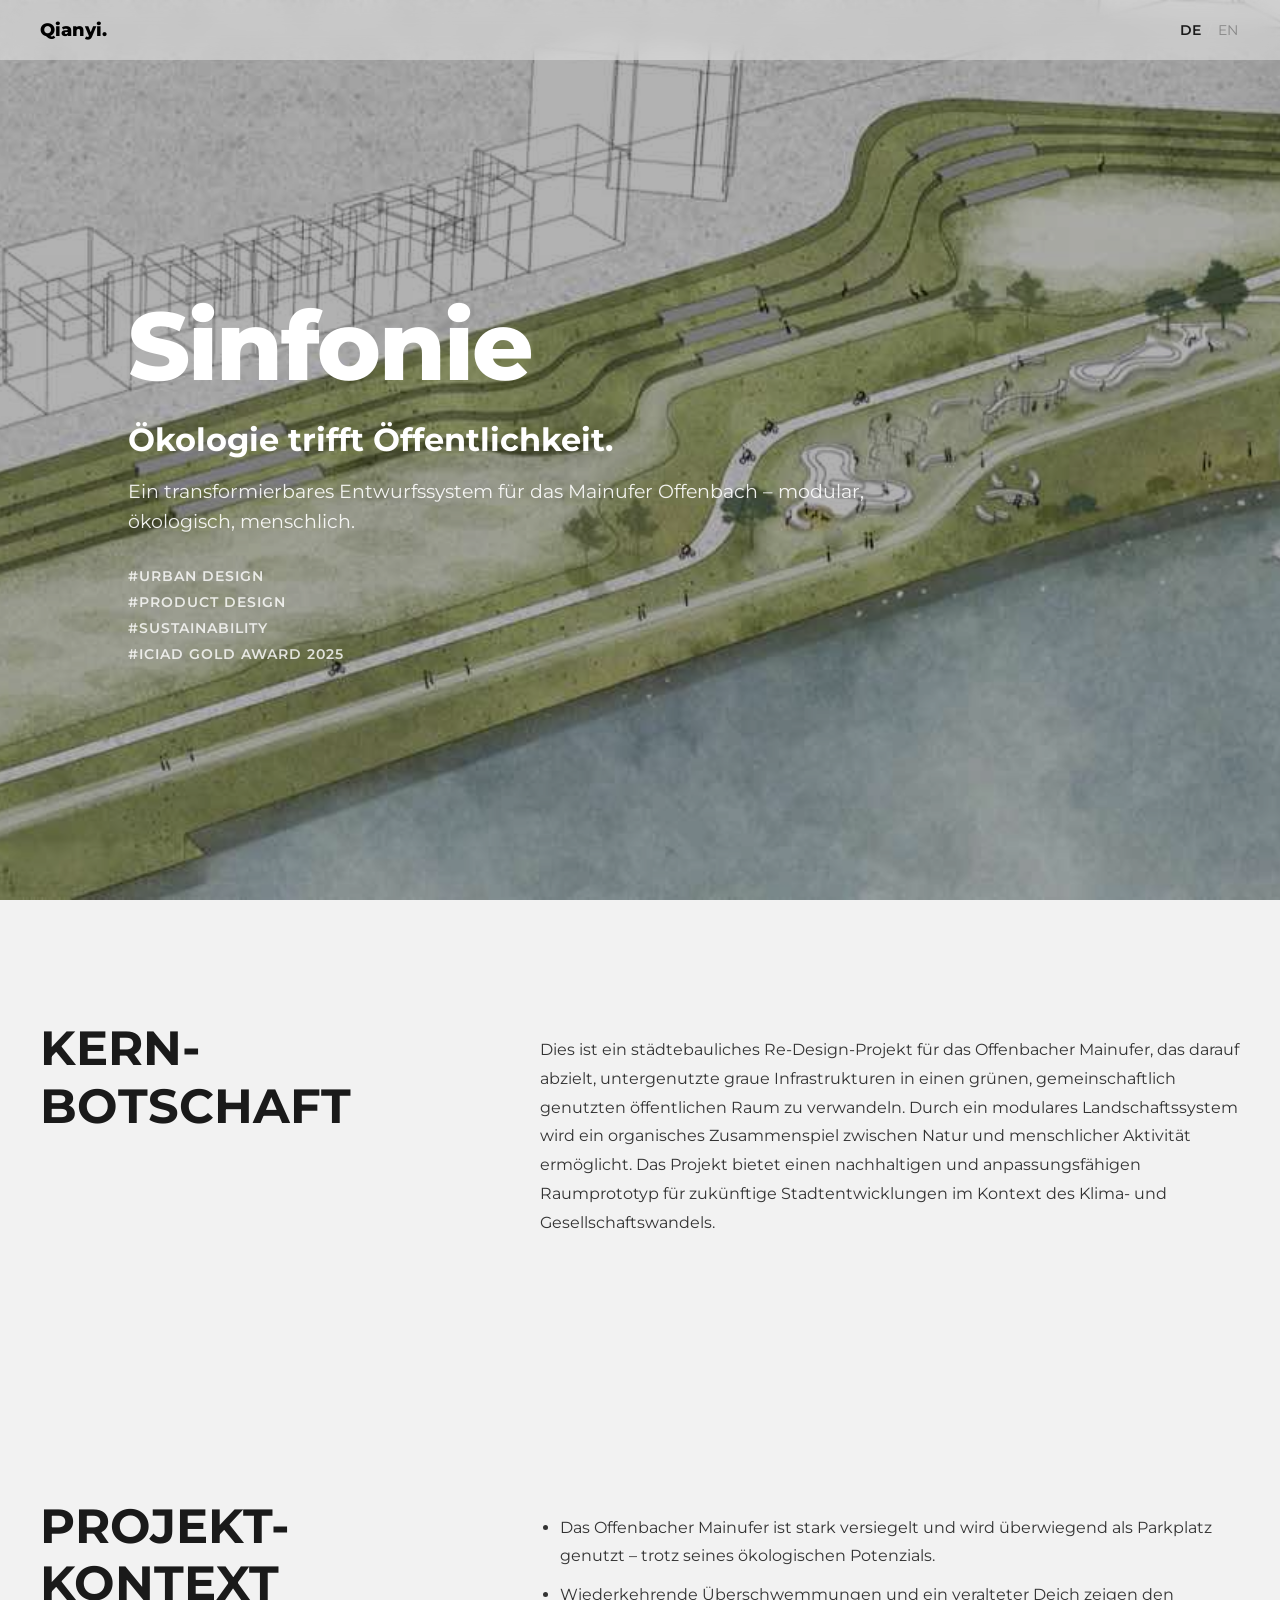
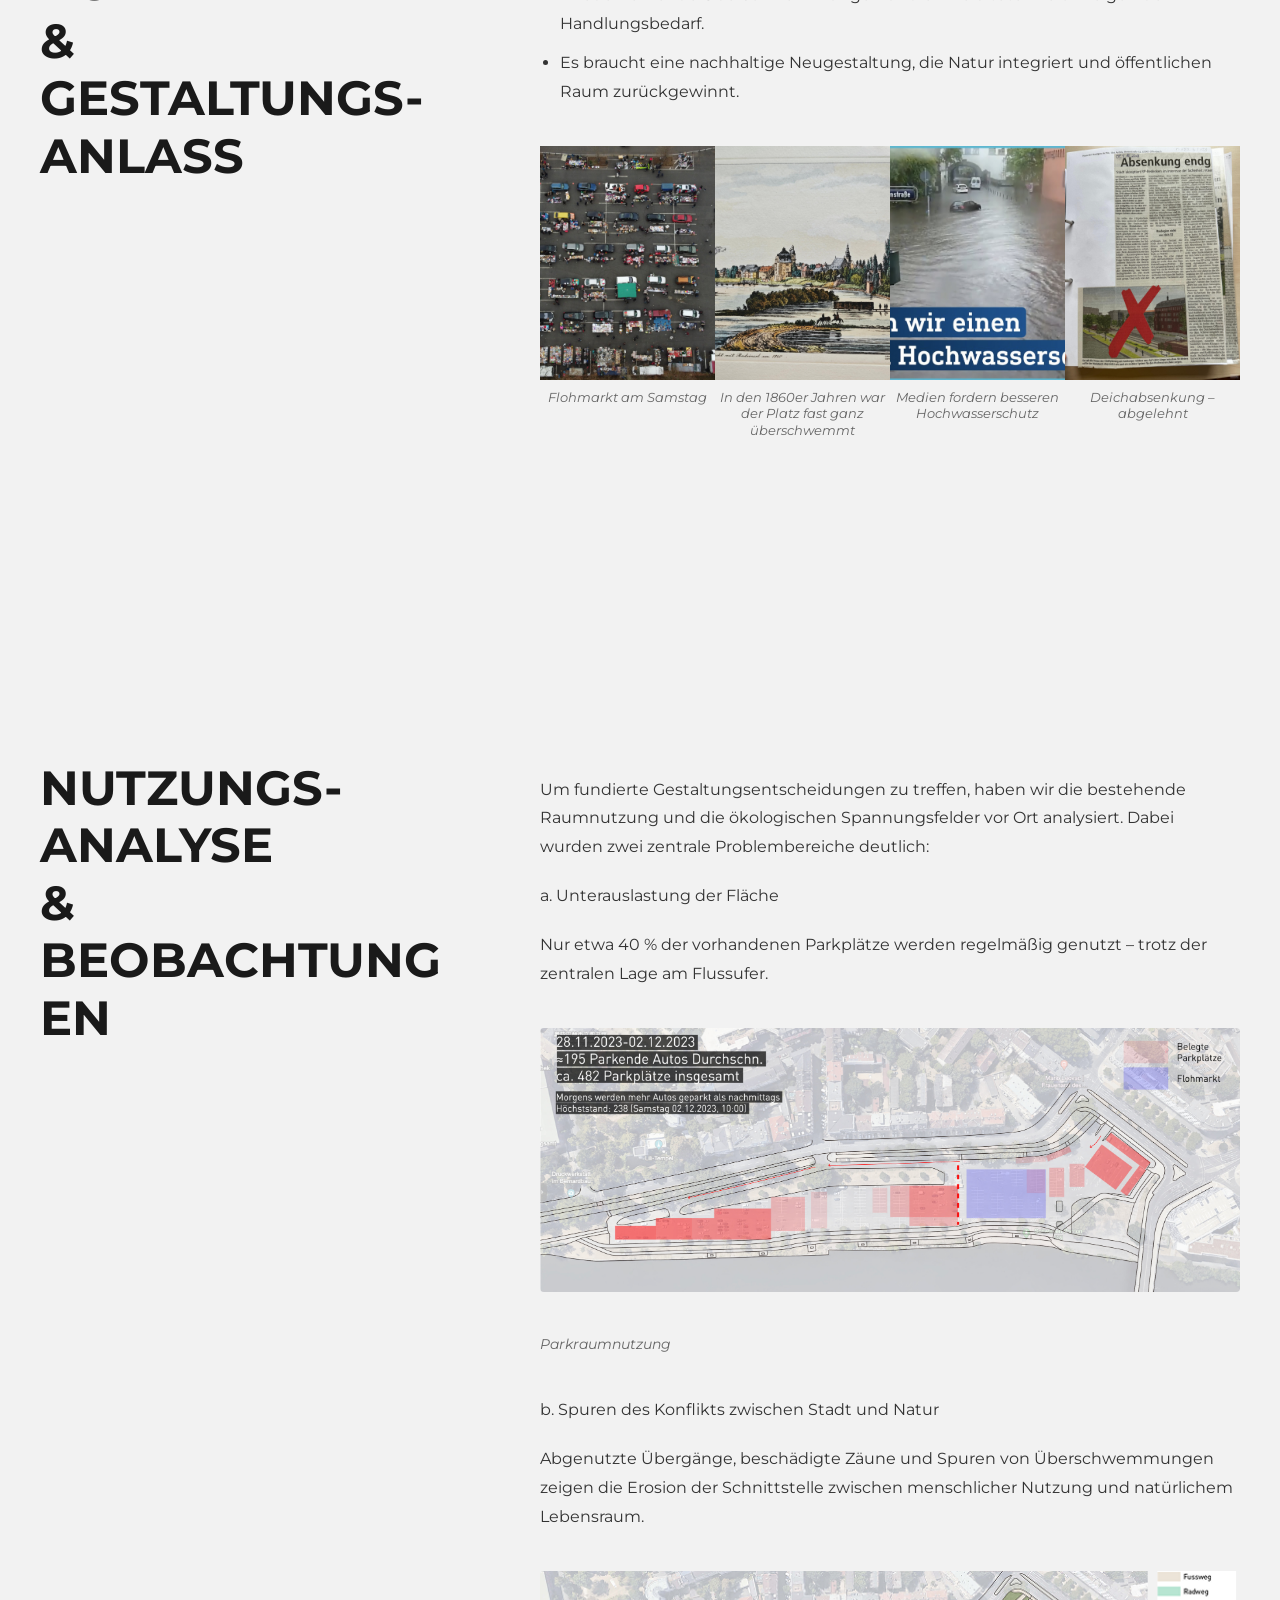
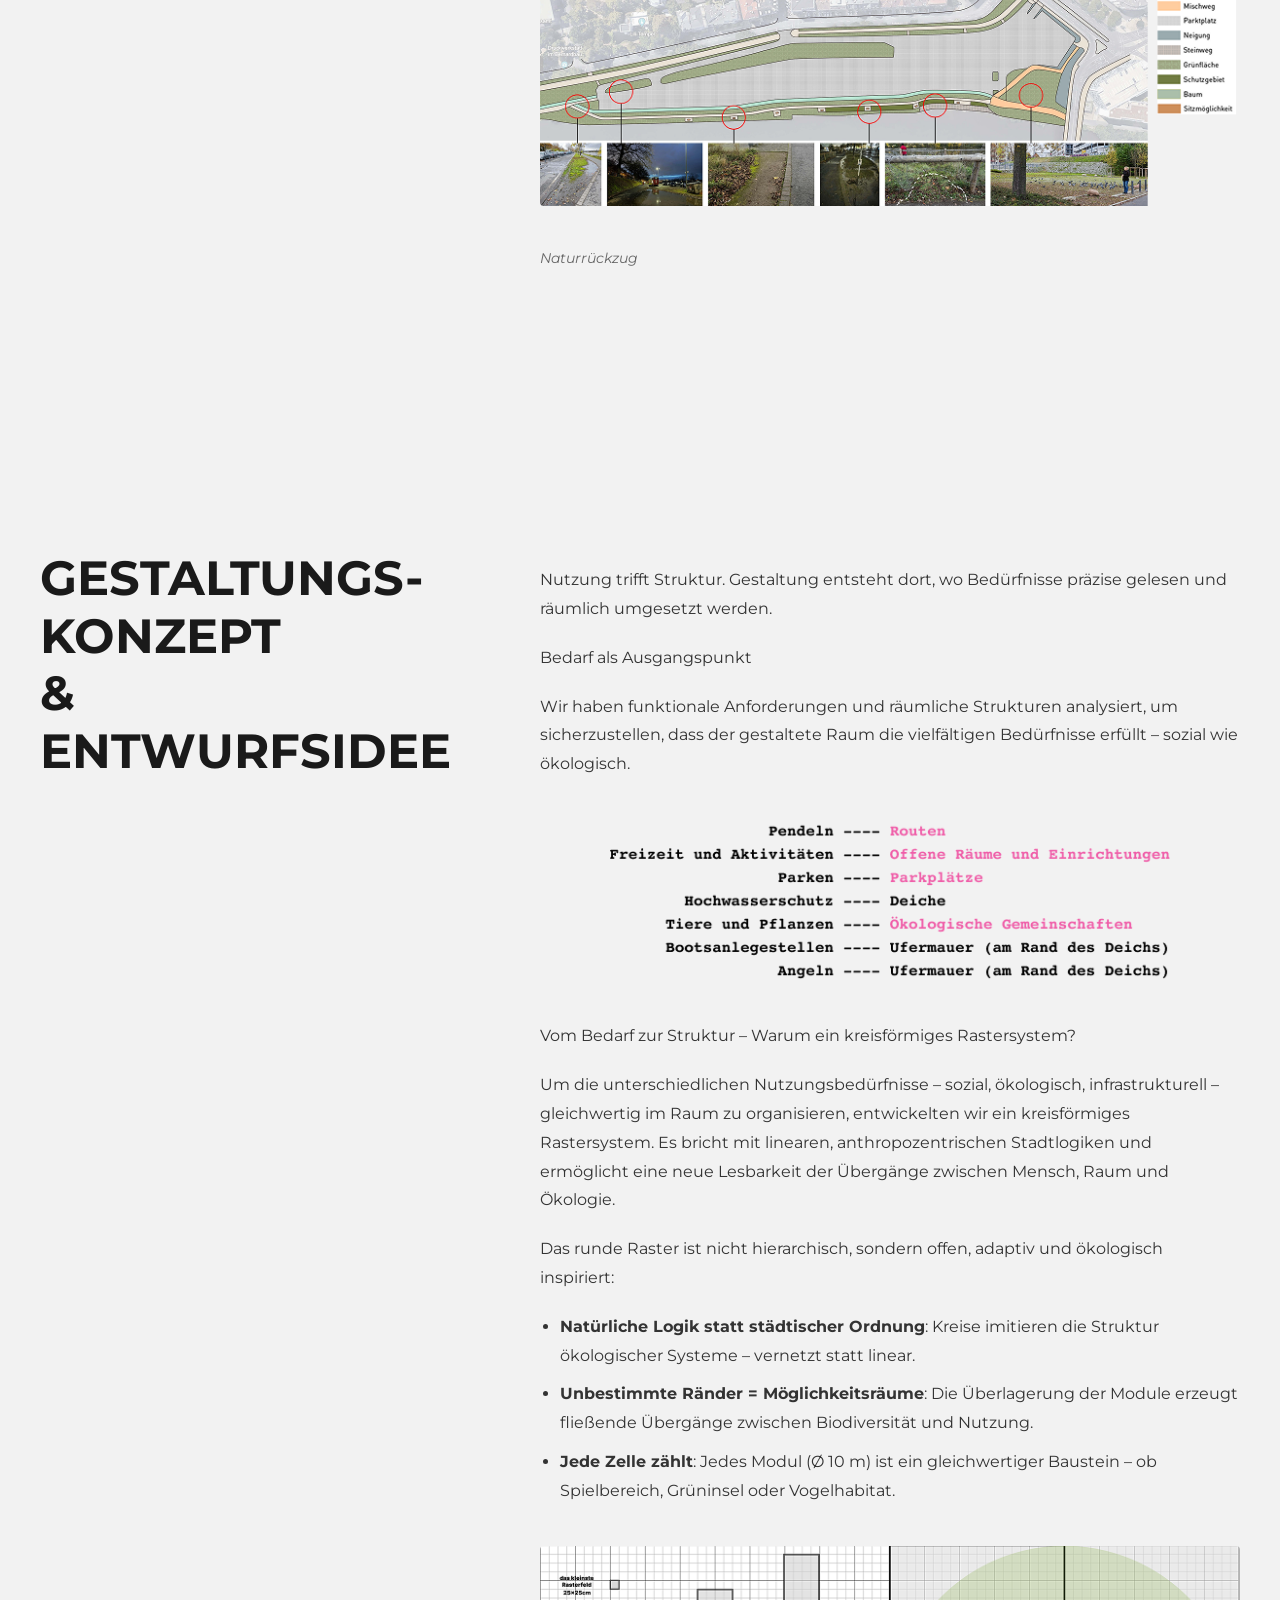
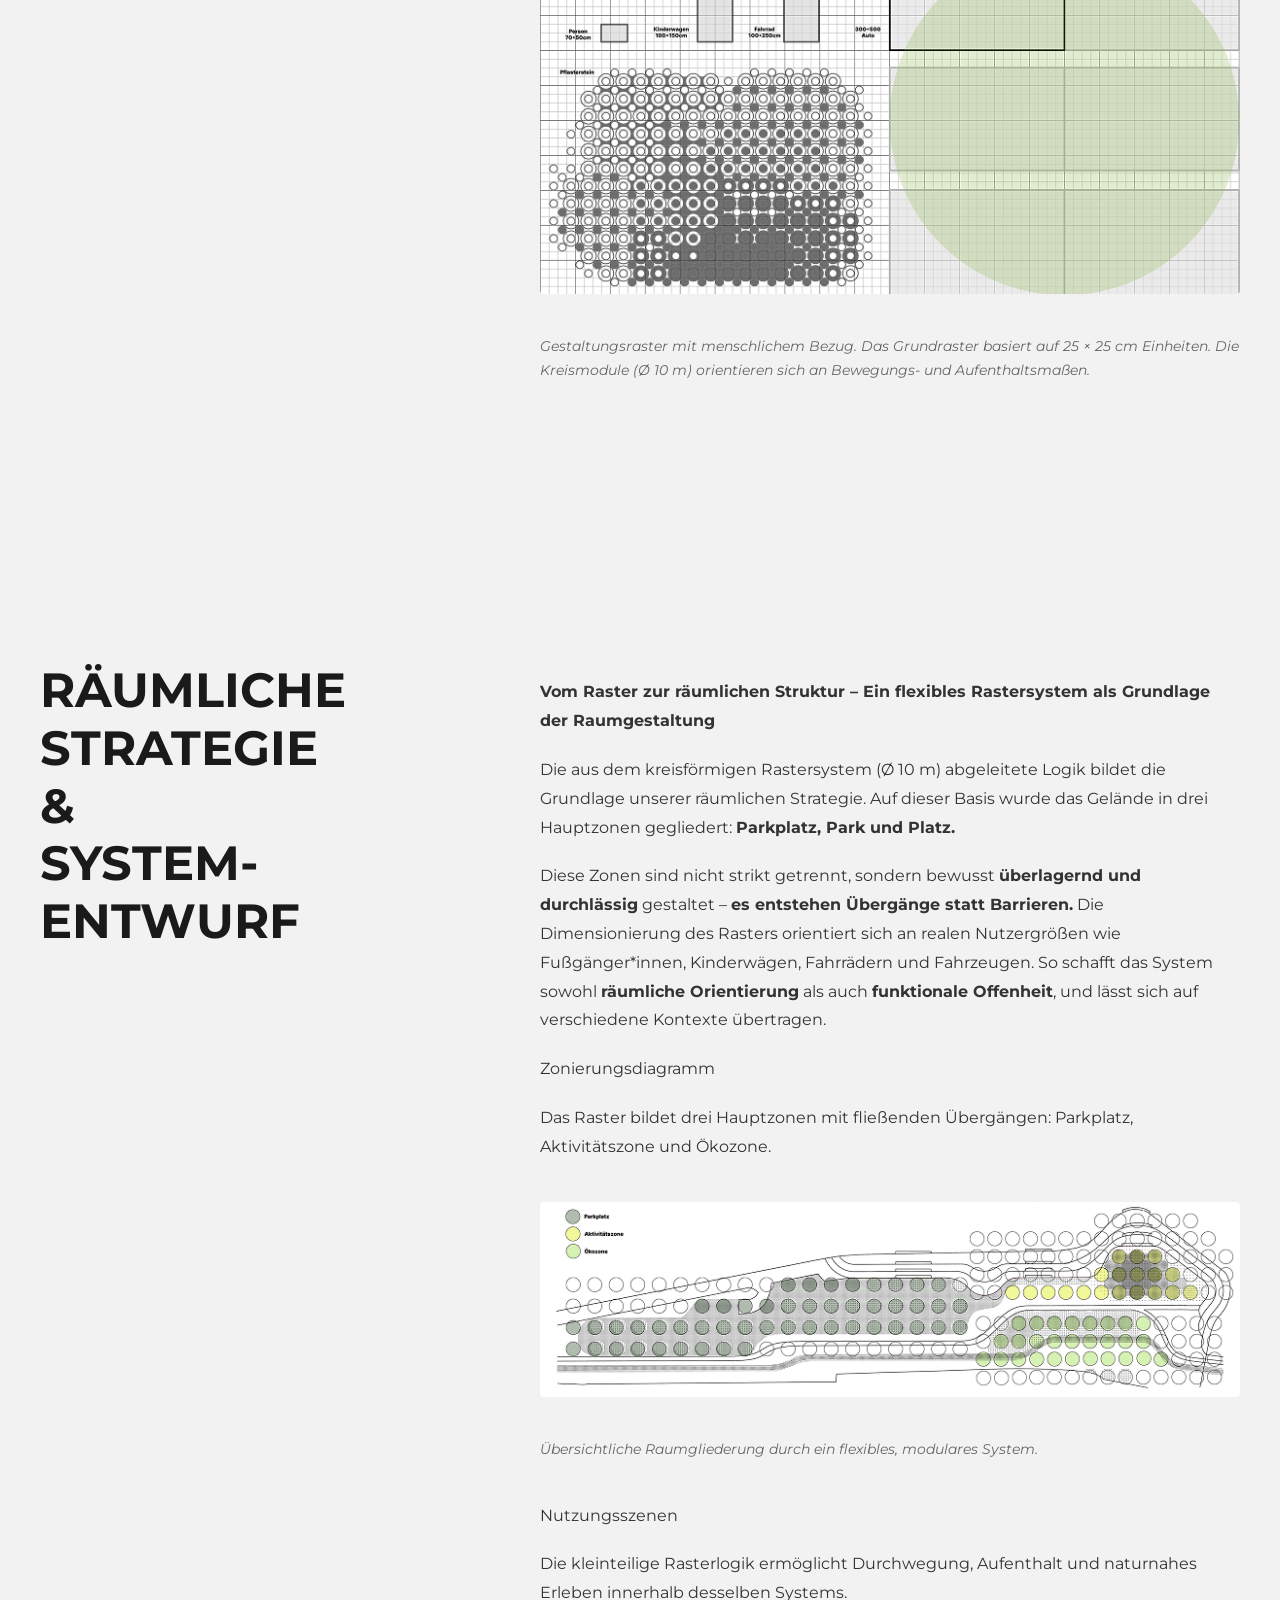
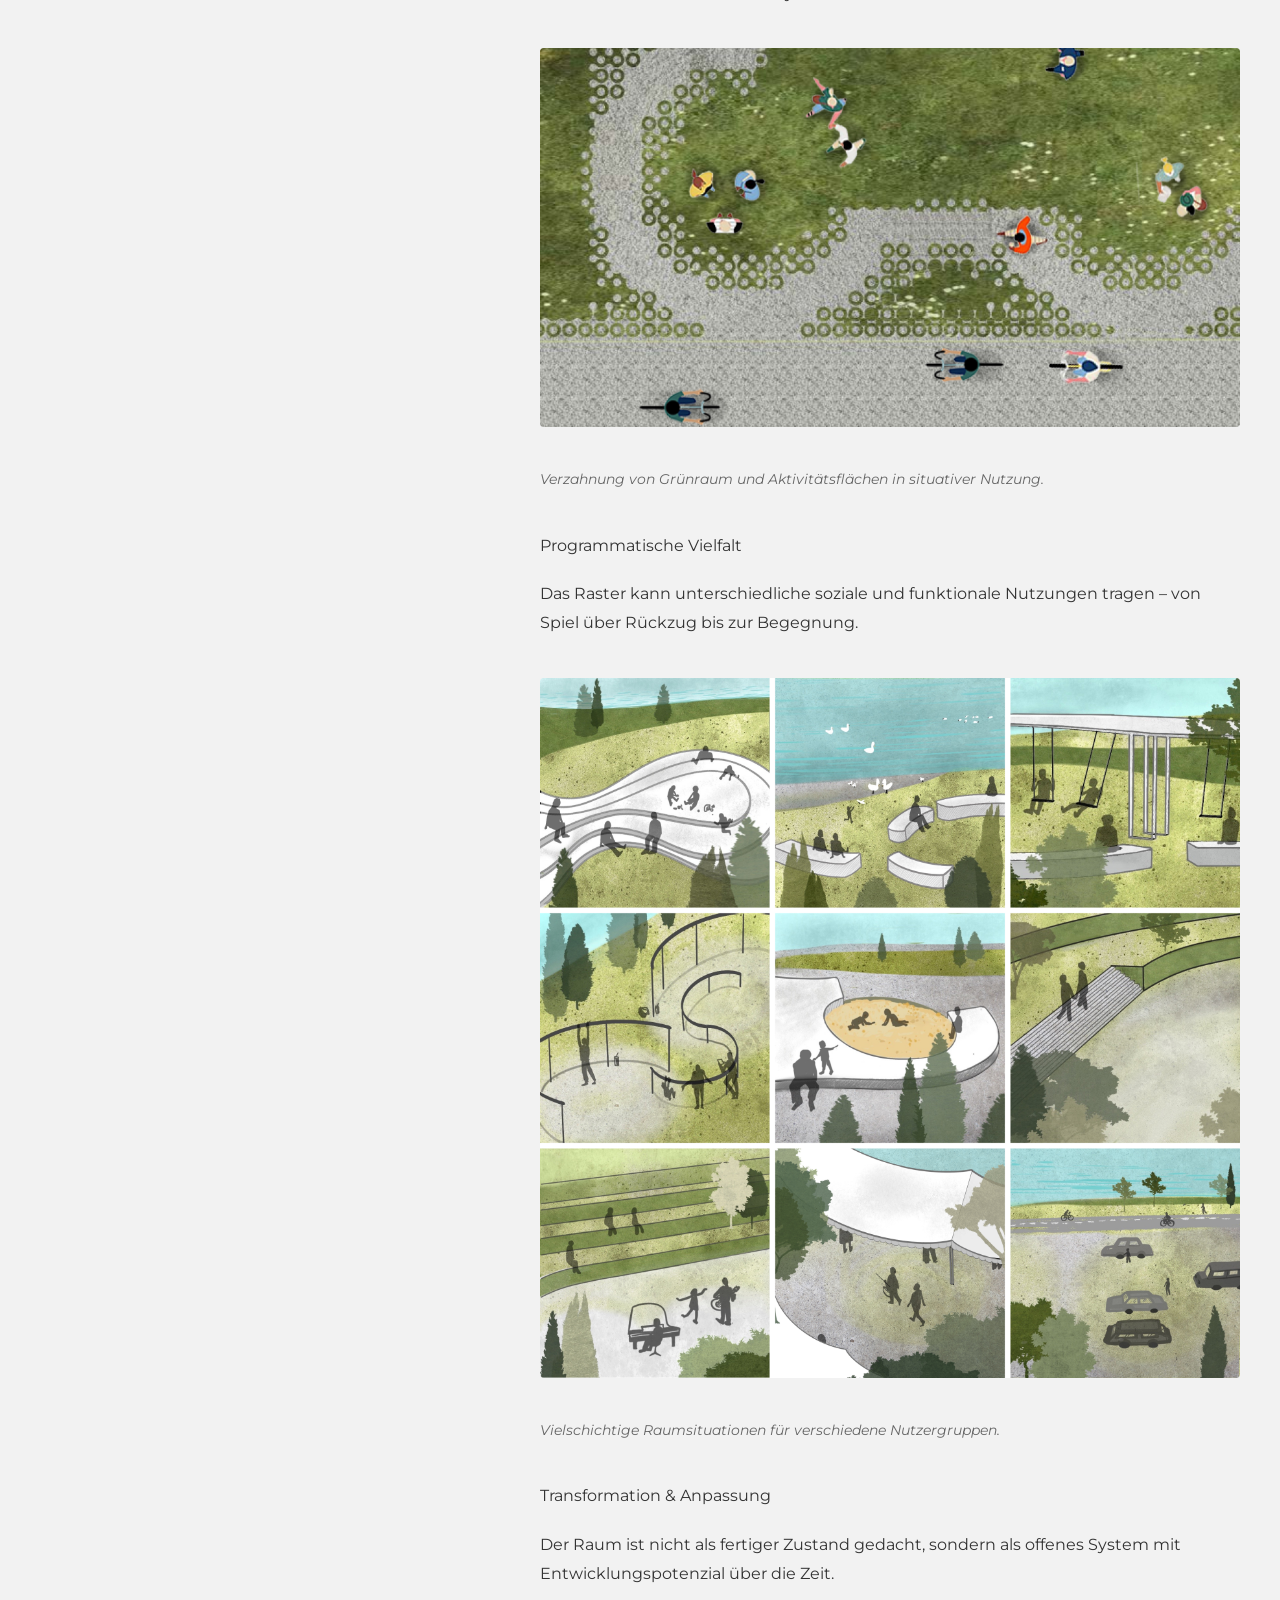
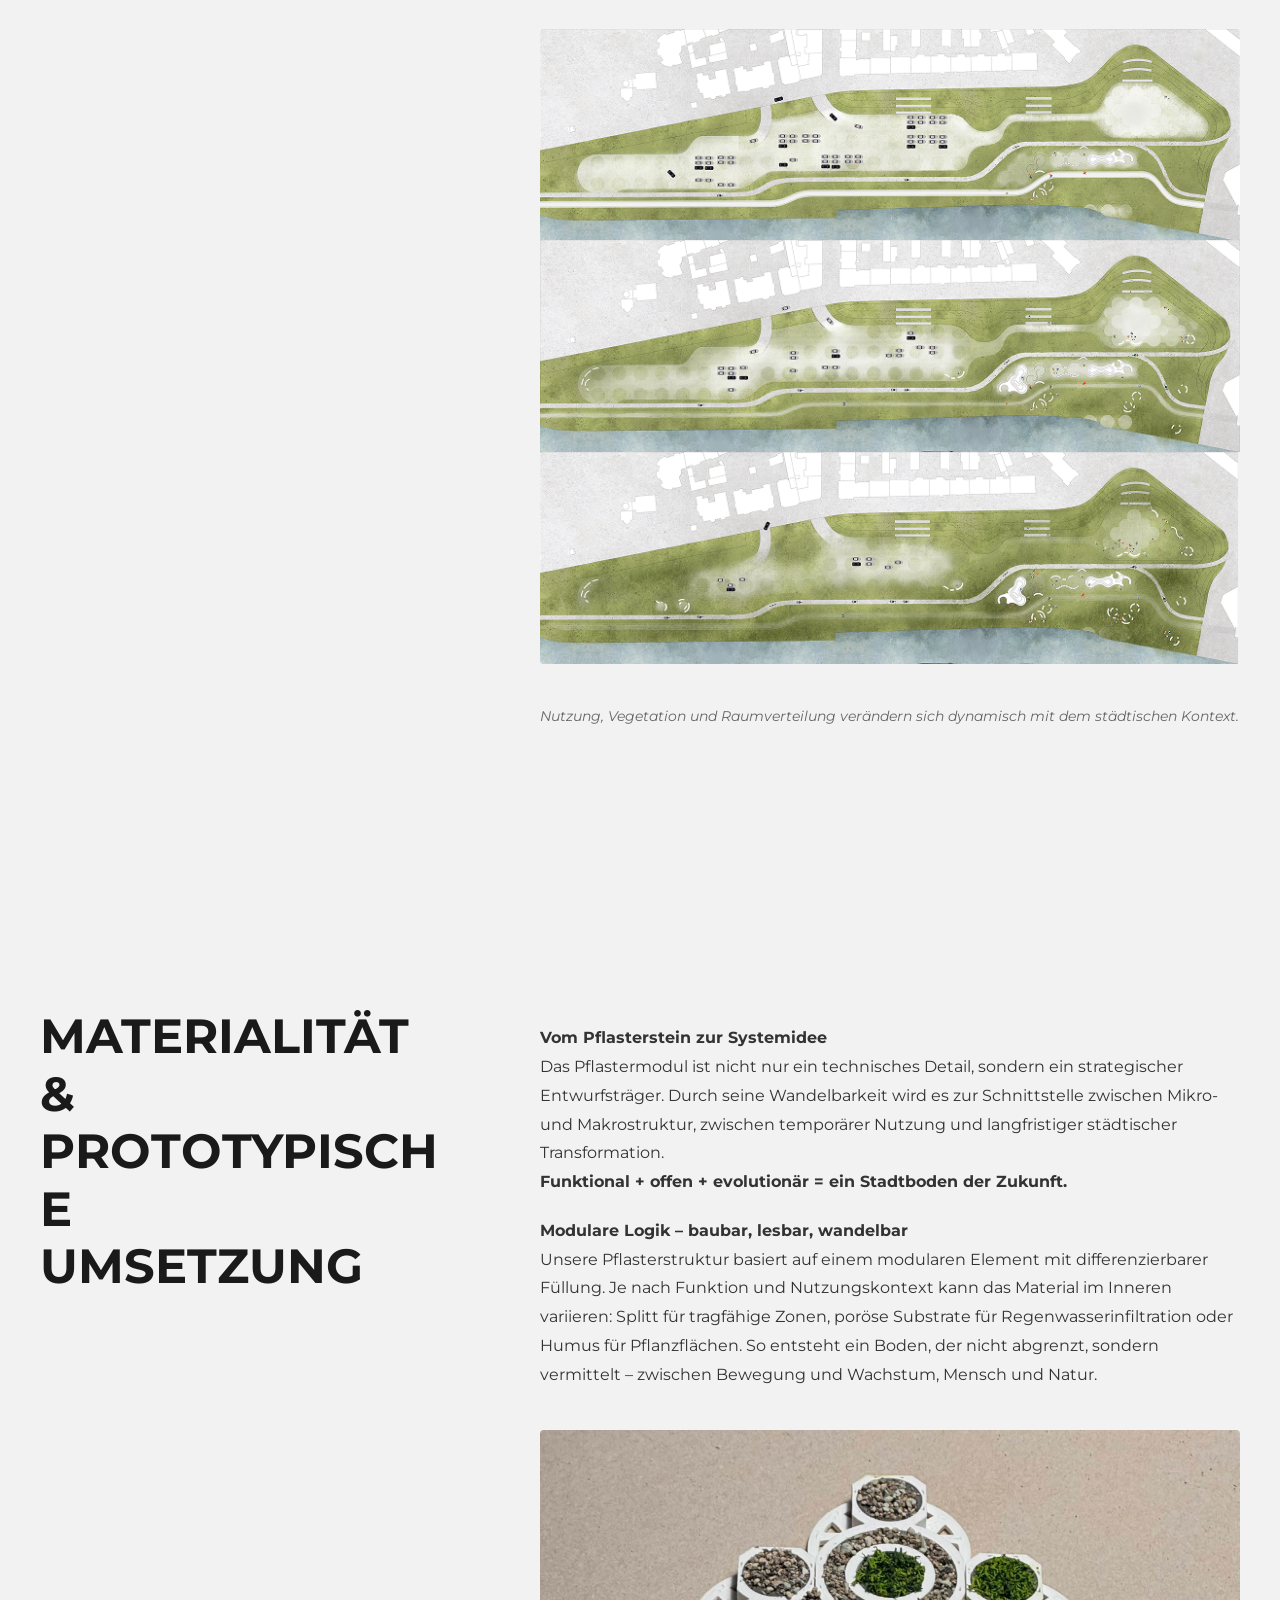
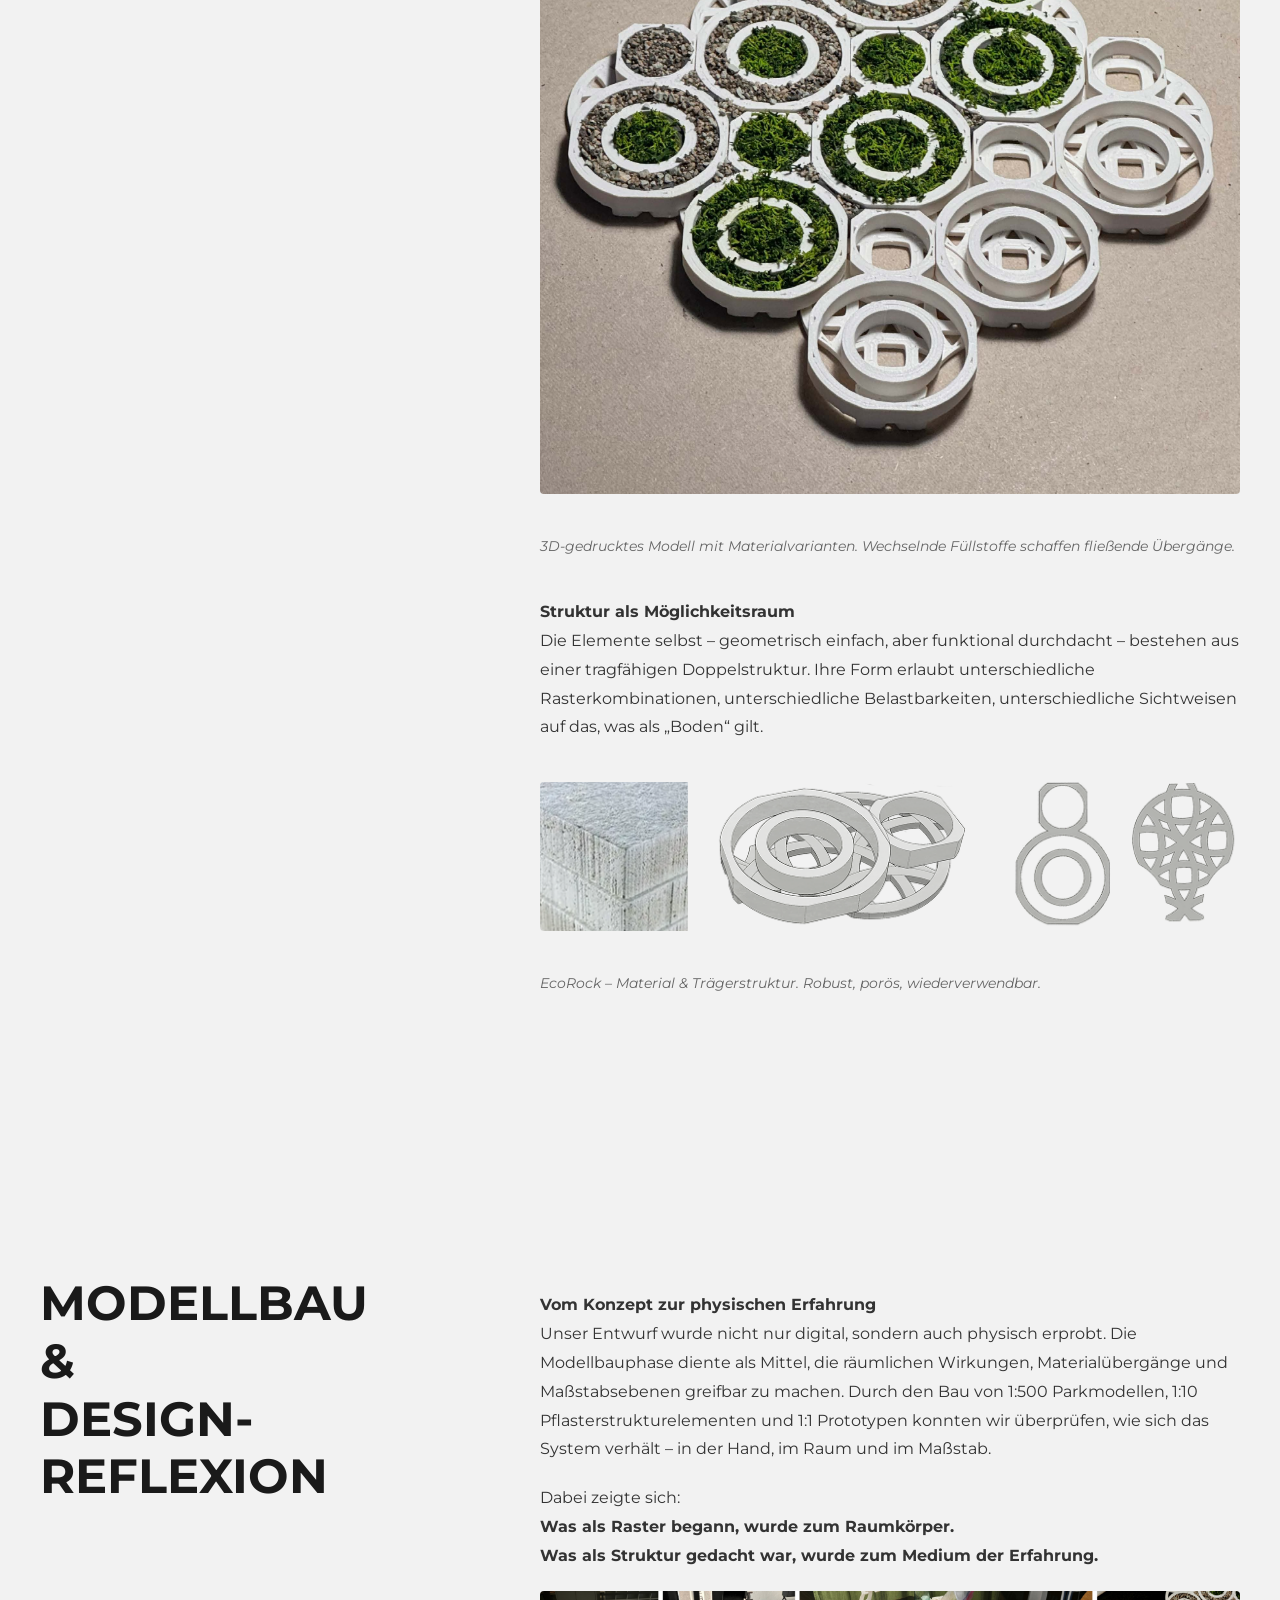
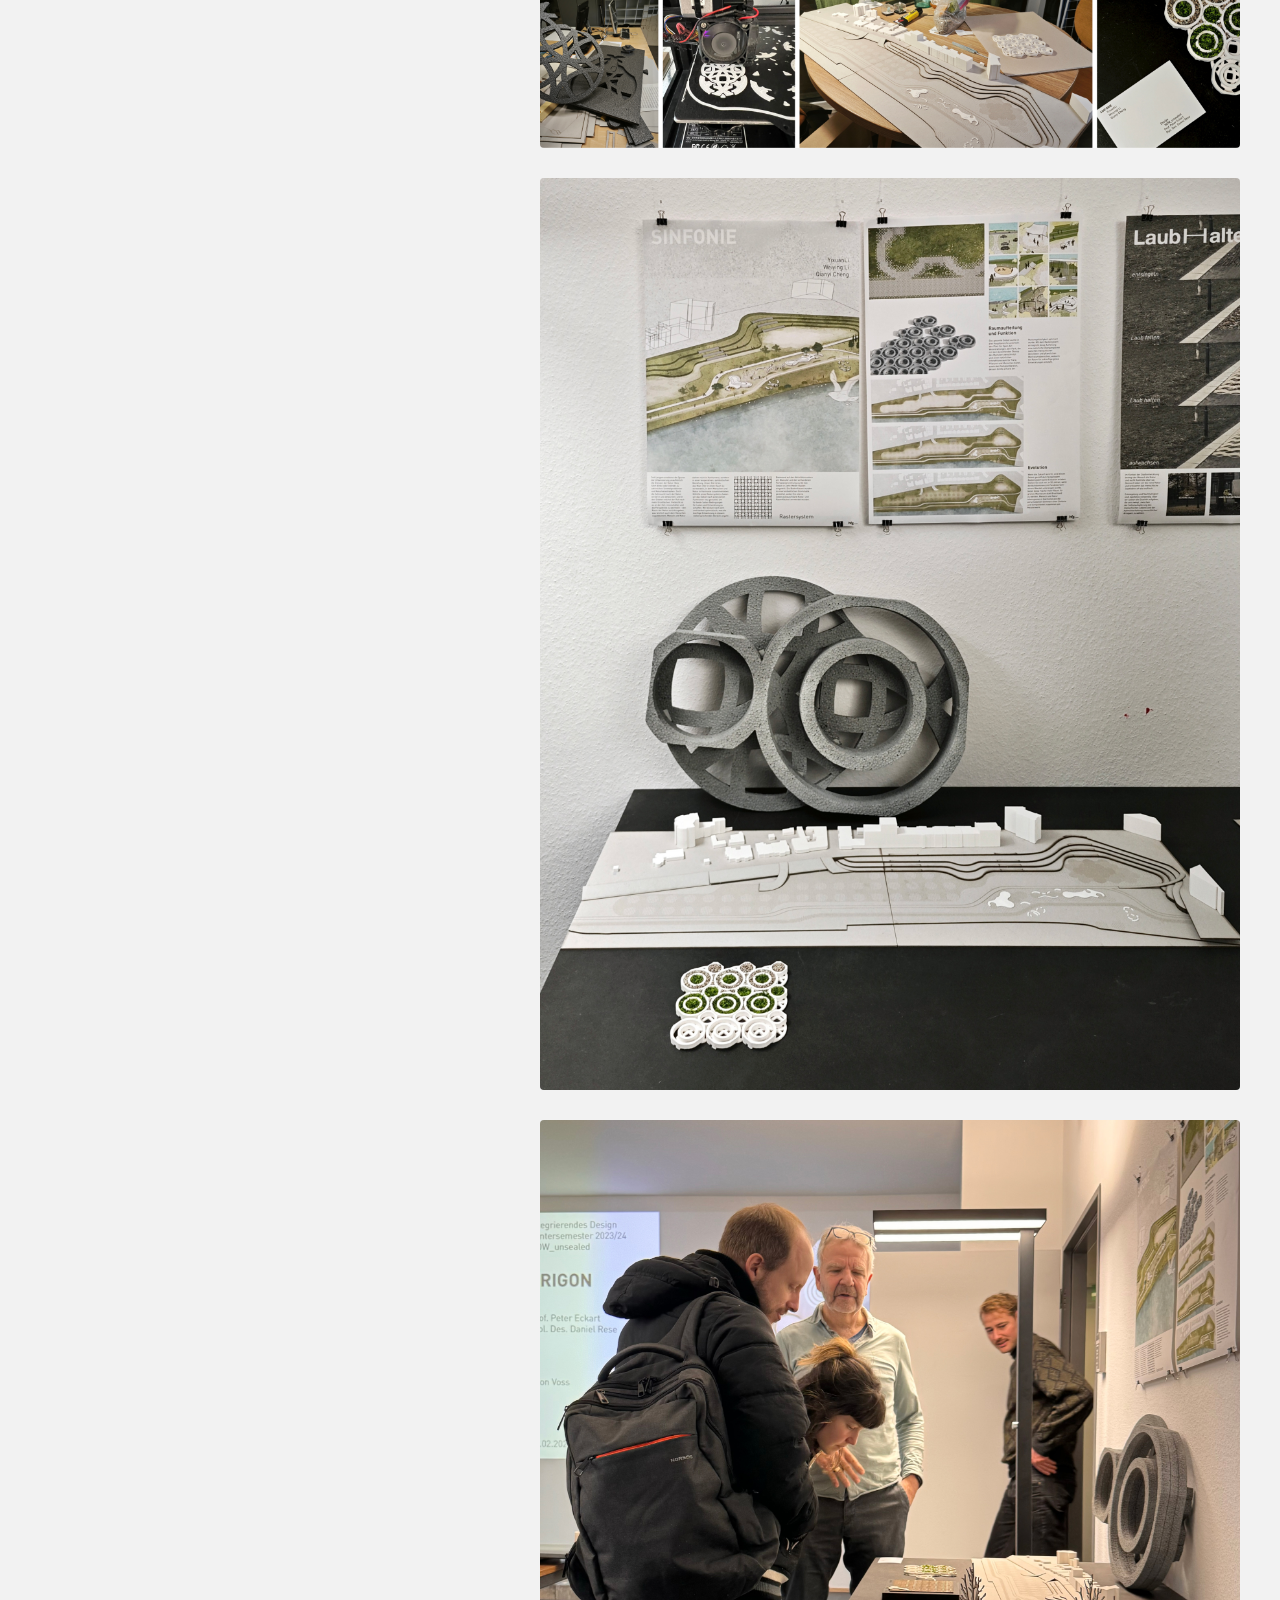
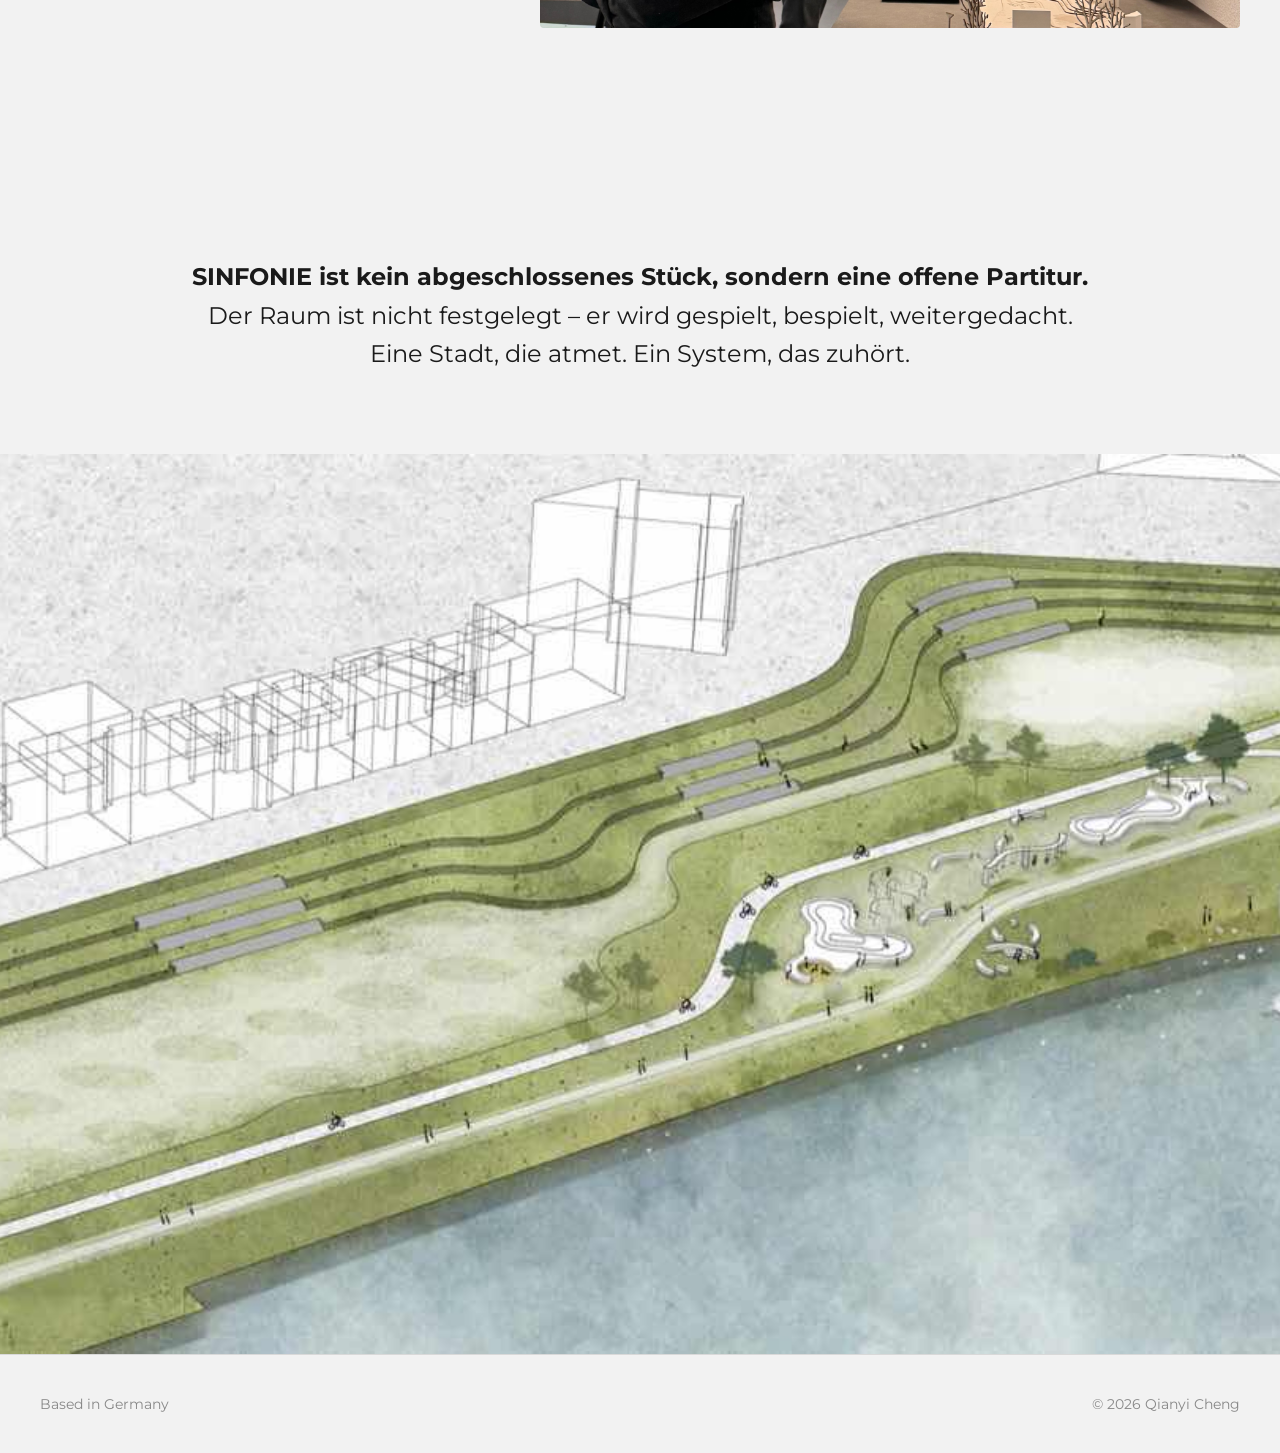
<file: sinfonie.html>
<!DOCTYPE html>
<html lang="zh">
<head>
<meta charset="UTF-8">
<meta name="viewport" content="width=device-width, initial-scale=1.0">
<title>Sinfonie | Qianyi's Portfolio</title>
<link rel="icon" type="image/svg+xml" href="favicon.svg">
<link rel="preconnect" href="https://fonts.googleapis.com">
<link rel="preconnect" href="https://fonts.gstatic.com" crossorigin>
<link href="https://fonts.googleapis.com/css2?family=Montserrat:wght@400;600;700;800&display=swap" rel="stylesheet">
<link rel="stylesheet" href="style.css">

<style>
    /* Sinfonie Specific Styles */

    .project-hero { background-image: url('assets/home/sinfonie-hero-image.jpg'); }
    .hero-overlay { background: rgba(0, 0, 0, 0.3); } /* Lighter overlay for nature vibe */

    /* Grids */
    .grid-2x2 {
        display: grid;
        grid-template-columns: 1fr 1fr;
        gap: 20px;
        margin: 40px 0;
    }

    .grid-4col {
        display: grid;
        grid-template-columns: repeat(4, 1fr);
        gap: 0; /* 移除间距，无缝拼接 */
        margin: 40px 0;
    }

    .grid-4col .grid-item img {
        width: 100%;
        aspect-ratio: 3/4; /* 强制统一比例 (如3:4或1:1)，确保高度一致 */
        object-fit: cover; /* 裁剪填充 */
        border-radius: 0; /* 无缝拼接时移除圆角 */
    }

    .grid-4col .figure-caption {
        text-align: center; /* 居中对齐 */
        margin-top: 10px;
        font-size: 0.8rem;
        line-height: 1.3;
    }

    .grid-3col {
        display: grid;
        grid-template-columns: repeat(3, 1fr);
        gap: 20px;
        margin: 40px 0;
    }

    /* Vertical Image Stack */
    .image-stack img {
        width: 100%;
        height: auto;
        display: block;
        margin-bottom: 30px;
        border-radius: 4px;
    }

    .grid-item img {
        width: 100%;
        height: auto;
        border-radius: 4px;
        display: block;
    }

    /* Section 8: End Hero */
    .end-hero-section {
        width: 100%;
        margin-top: 0;
        position: relative;
    }

    .end-hero-text {
        max-width: 1200px; /* 增加宽度，减少换行 */
        margin: 0 auto;
        padding: 80px 40px;
        text-align: center;
        font-size: 1.5rem;
        line-height: 1.6;
        color: #1a1a1a;
    }

    .end-hero-image {
        width: 100%;
        height: 100vh;
        object-fit: cover;
        object-position: center;
        display: block;
    }

    /* Mobile (page-specific) */
    @media (max-width: 768px) {
        .grid-2x2, .grid-3col, .grid-4col { grid-template-columns: 1fr; }
        .grid-4col .grid-item img { aspect-ratio: auto; }
    }

</style>
</head>
<body class="is-project">

    <!-- Navigation -->
    <nav class="project-nav">
        <a href="index.html" class="project-logo">Qianyi.</a>
    </nav>

    <!-- Hero Section -->
    <header class="project-hero">
        <div class="hero-overlay"></div>
        <div class="hero-content">
            <h1 class="hero-title">Sinfonie</h1>
            <div class="hero-subtitle" data-i18n="sinfonie.hero.subtitle">Ökologie trifft Öffentlichkeit.</div>
            <div class="hero-intro" data-i18n="sinfonie.hero.intro">Ein transformierbares Entwurfssystem für das Mainufer Offenbach – modular, ökologisch, menschlich.</div>
            <div class="hero-tags">
                <div>#Urban Design</div>
                <div>#Product Design</div>
                <div>#Sustainability</div>
                <div>#ICIAD Gold Award 2025</div>
            </div>
        </div>
    </header>

    <!-- Section 1: Kernbotschaft -->
    <section class="content-section">
        <div class="section-header">
            <h2 class="section-title" data-i18n="sinfonie.core.heading">Kern-<br>botschaft</h2>
        </div>
        <div class="section-body">
            <p data-i18n="sinfonie.core.p1">Dies ist ein städtebauliches Re-Design-Projekt für das Offenbacher Mainufer, das darauf abzielt, untergenutzte graue Infrastrukturen in einen grünen, gemeinschaftlich genutzten öffentlichen Raum zu verwandeln. Durch ein modulares Landschaftssystem wird ein organisches Zusammenspiel zwischen Natur und menschlicher Aktivität ermöglicht. Das Projekt bietet einen nachhaltigen und anpassungsfähigen Raumprototyp für zukünftige Stadtentwicklungen im Kontext des Klima- und Gesellschaftswandels.</p>
        </div>
    </section>

    <!-- Section 2: Projektkontext -->
    <section class="content-section">
        <div class="section-header">
            <h2 class="section-title" data-i18n="sinfonie.context.heading">Projekt-<br>kontext<br>&<br>Gestaltungs-<br>anlass</h2>
        </div>
        <div class="section-body">
            <ul data-i18n-list="sinfonie.context.list">
                <li>Das Offenbacher Mainufer ist stark versiegelt und wird überwiegend als Parkplatz genutzt – trotz seines ökologischen Potenzials.</li>
                <li>Wiederkehrende Überschwemmungen und ein veralteter Deich zeigen den Handlungsbedarf.</li>
                <li>Es braucht eine nachhaltige Neugestaltung, die Natur integriert und öffentlichen Raum zurückgewinnt.</li>
            </ul>

            <div class="grid-4col">
                <div class="grid-item">
                    <img src="assets/sinfonie/flohmarkt.jpg" alt="Flohmarkt">
                    <span class="figure-caption" data-i18n="sinfonie.context.caption1">Flohmarkt am Samstag</span>
                </div>
                <div class="grid-item">
                    <img src="assets/sinfonie/1860.jpg" alt="Historische Überschwemmung">
                    <span class="figure-caption" data-i18n="sinfonie.context.caption2">In den 1860er Jahren war der Platz fast ganz überschwemmt</span>
                </div>
                <div class="grid-item">
                    <img src="assets/sinfonie/hochwasserschutz.jpg" alt="Hochwasserschutz">
                    <span class="figure-caption" data-i18n="sinfonie.context.caption3">Medien fordern besseren Hochwasserschutz</span>
                </div>
                <div class="grid-item">
                    <img src="assets/sinfonie/deichabsenkung.jpg" alt="Deichabsenkung">
                    <span class="figure-caption" data-i18n="sinfonie.context.caption4">Deichabsenkung – abgelehnt</span>
                </div>
            </div>
        </div>
    </section>

    <!-- Section 3: Nutzungsanalyse -->
    <section class="content-section">
        <div class="section-header">
            <h2 class="section-title" data-i18n="sinfonie.analysis.heading">Nutzungs-<br>analyse<br>&<br>Beobachtungen</h2>
        </div>
        <div class="section-body">
            <p data-i18n="sinfonie.analysis.p1">Um fundierte Gestaltungsentscheidungen zu treffen, haben wir die bestehende Raumnutzung und die ökologischen Spannungsfelder vor Ort analysiert. Dabei wurden zwei zentrale Problembereiche deutlich:</p>

            <p data-i18n="sinfonie.analysis.aTitle"><strong>a. Unterauslastung der Fläche</strong></p>
            <p data-i18n="sinfonie.analysis.aText">Nur etwa 40 % der vorhandenen Parkplätze werden regelmäßig genutzt – trotz der zentralen Lage am Flussufer.</p>
            <img src="assets/sinfonie/parkraumnutzung.png" class="section-image" alt="Parkraumnutzung">
            <span class="figure-caption" data-i18n="sinfonie.analysis.aCaption">Parkraumnutzung</span>

            <p data-i18n="sinfonie.analysis.bTitle"><strong>b. Spuren des Konflikts zwischen Stadt und Natur</strong></p>
            <p data-i18n="sinfonie.analysis.bText">Abgenutzte Übergänge, beschädigte Zäune und Spuren von Überschwemmungen zeigen die Erosion der Schnittstelle zwischen menschlicher Nutzung und natürlichem Lebensraum.</p>
            <img src="assets/sinfonie/area-analyze.png" class="section-image" alt="Naturrückzug">
            <span class="figure-caption" data-i18n="sinfonie.analysis.bCaption">Naturrückzug</span>
        </div>
    </section>

    <!-- Section 4: Gestaltungskonzept -->
    <section class="content-section">
        <div class="section-header">
            <h2 class="section-title" data-i18n="sinfonie.design.heading">Gestaltungs-<br>konzept<br>&<br>Entwurfsidee</h2>
        </div>
        <div class="section-body">
            <p data-i18n="sinfonie.design.p1">Nutzung trifft Struktur. Gestaltung entsteht dort, wo Bedürfnisse präzise gelesen und räumlich umgesetzt werden.</p>

            <p data-i18n="sinfonie.design.needTitle"><strong>Bedarf als Ausgangspunkt</strong></p>
            <p data-i18n="sinfonie.design.needText">Wir haben funktionale Anforderungen und räumliche Strukturen analysiert, um sicherzustellen, dass der gestaltete Raum die vielfältigen Bedürfnisse erfüllt – sozial wie ökologisch.</p>
            <img src="assets/sinfonie/bedarf.png" class="section-image" alt="Bedarfsanalyse">

            <p data-i18n="sinfonie.design.gridTitle"><strong>Vom Bedarf zur Struktur – Warum ein kreisförmiges Rastersystem?</strong></p>
            <p data-i18n="sinfonie.design.gridText">Um die unterschiedlichen Nutzungsbedürfnisse – sozial, ökologisch, infrastrukturell – gleichwertig im Raum zu organisieren, entwickelten wir ein kreisförmiges Rastersystem. Es bricht mit linearen, anthropozentrischen Stadtlogiken und ermöglicht eine neue Lesbarkeit der Übergänge zwischen Mensch, Raum und Ökologie.</p>
            <p data-i18n="sinfonie.design.gridDesc">Das runde Raster ist nicht hierarchisch, sondern offen, adaptiv und ökologisch inspiriert:</p>
            <ul data-i18n-list="sinfonie.design.gridList">
                <li><strong>Natürliche Logik statt städtischer Ordnung</strong>: Kreise imitieren die Struktur ökologischer Systeme – vernetzt statt linear.</li>
                <li><strong>Unbestimmte Ränder = Möglichkeitsräume</strong>: Die Überlagerung der Module erzeugt fließende Übergänge zwischen Biodiversität und Nutzung.</li>
                <li><strong>Jede Zelle zählt</strong>: Jedes Modul (Ø 10 m) ist ein gleichwertiger Baustein – ob Spielbereich, Grüninsel oder Vogelhabitat.</li>
            </ul>
            <img src="assets/sinfonie/gestaltungsraster.png" class="section-image" alt="Gestaltungsraster">
            <span class="figure-caption" data-i18n="sinfonie.design.gridCaption">Gestaltungsraster mit menschlichem Bezug. Das Grundraster basiert auf 25 × 25 cm Einheiten. Die Kreismodule (Ø 10 m) orientieren sich an Bewegungs- und Aufenthaltsmaßen.</span>
        </div>
    </section>

    <!-- Section 5: Räumliche Strategie -->
    <section class="content-section">
        <div class="section-header">
            <h2 class="section-title" data-i18n="sinfonie.spatial.heading">Räumliche<br>Strategie<br>&<br>System-<br>entwurf</h2>
        </div>
        <div class="section-body">
            <p data-i18n="sinfonie.spatial.p1"><strong>Vom Raster zur räumlichen Struktur – Ein flexibles Rastersystem als Grundlage der Raumgestaltung</strong></p>
            <p data-i18n="sinfonie.spatial.p2">Die aus dem kreisförmigen Rastersystem (Ø 10 m) abgeleitete Logik bildet die Grundlage unserer räumlichen Strategie. Auf dieser Basis wurde das Gelände in drei Hauptzonen gegliedert: <strong>Parkplatz, Park und Platz.</strong></p>
            <p data-i18n="sinfonie.spatial.p3">Diese Zonen sind nicht strikt getrennt, sondern bewusst <strong>überlagernd und durchlässig</strong> gestaltet – <strong>es entstehen Übergänge statt Barrieren.</strong> Die Dimensionierung des Rasters orientiert sich an realen Nutzergrößen wie Fußgänger*innen, Kinderwägen, Fahrrädern und Fahrzeugen. So schafft das System sowohl <strong>räumliche Orientierung</strong> als auch <strong>funktionale Offenheit</strong>, und lässt sich auf verschiedene Kontexte übertragen.</p>

            <p data-i18n="sinfonie.spatial.zoningTitle"><strong>Zonierungsdiagramm</strong></p>
            <p data-i18n="sinfonie.spatial.zoningText">Das Raster bildet drei Hauptzonen mit fließenden Übergängen: Parkplatz, Aktivitätszone und Ökozone.</p>
            <img src="assets/sinfonie/zonierungsdiagramm.png" class="section-image" alt="Zonierung">
            <span class="figure-caption" data-i18n="sinfonie.spatial.zoningCaption">Übersichtliche Raumgliederung durch ein flexibles, modulares System.</span>

            <p data-i18n="sinfonie.spatial.scenesTitle"><strong>Nutzungsszenen</strong></p>
            <p data-i18n="sinfonie.spatial.scenesText">Die kleinteilige Rasterlogik ermöglicht Durchwegung, Aufenthalt und naturnahes Erleben innerhalb desselben Systems.</p>
            <img src="assets/sinfonie/nutzungsszenen.jpg" class="section-image" alt="Nutzungsszenen">
            <span class="figure-caption" data-i18n="sinfonie.spatial.scenesCaption">Verzahnung von Grünraum und Aktivitätsflächen in situativer Nutzung.</span>

            <p data-i18n="sinfonie.spatial.programTitle"><strong>Programmatische Vielfalt</strong></p>
            <p data-i18n="sinfonie.spatial.programText">Das Raster kann unterschiedliche soziale und funktionale Nutzungen tragen – von Spiel über Rückzug bis zur Begegnung.</p>
            <img src="assets/sinfonie/raumsituationen.jpg" class="section-image" alt="Raumsituationen">
            <span class="figure-caption" data-i18n="sinfonie.spatial.programCaption">Vielschichtige Raumsituationen für verschiedene Nutzergruppen.</span>

            <p data-i18n="sinfonie.spatial.transformTitle"><strong>Transformation & Anpassung</strong></p>
            <p data-i18n="sinfonie.spatial.transformText">Der Raum ist nicht als fertiger Zustand gedacht, sondern als offenes System mit Entwicklungspotenzial über die Zeit.</p>
            <img src="assets/sinfonie/transformation.png" class="section-image" alt="Transformation">
            <span class="figure-caption" data-i18n="sinfonie.spatial.transformCaption">Nutzung, Vegetation und Raumverteilung verändern sich dynamisch mit dem städtischen Kontext.</span>
        </div>
    </section>

    <!-- Section 6: Materialität -->
    <section class="content-section">
        <div class="section-header">
            <h2 class="section-title" data-i18n="sinfonie.material.heading">Materialität<br>&<br>Prototypische<br>Umsetzung</h2>
        </div>
        <div class="section-body">
            <p data-i18n="sinfonie.material.p1"><strong>Vom Pflasterstein zur Systemidee</strong><br>
            Das Pflastermodul ist nicht nur ein technisches Detail, sondern ein strategischer Entwurfsträger. Durch seine Wandelbarkeit wird es zur Schnittstelle zwischen Mikro- und Makrostruktur, zwischen temporärer Nutzung und langfristiger städtischer Transformation.<br>
            <strong>Funktional + offen + evolutionär = ein Stadtboden der Zukunft.</strong></p>

            <p data-i18n="sinfonie.material.p2"><strong>Modulare Logik – baubar, lesbar, wandelbar</strong><br>
            Unsere Pflasterstruktur basiert auf einem modularen Element mit differenzierbarer Füllung. Je nach Funktion und Nutzungskontext kann das Material im Inneren variieren: Splitt für tragfähige Zonen, poröse Substrate für Regenwasserinfiltration oder Humus für Pflanzflächen. So entsteht ein Boden, der nicht abgrenzt, sondern vermittelt – zwischen Bewegung und Wachstum, Mensch und Natur.</p>
            <img src="assets/sinfonie/3ddruck.png" class="section-image" alt="3D Modell">
            <span class="figure-caption" data-i18n="sinfonie.material.p2Caption">3D-gedrucktes Modell mit Materialvarianten. Wechselnde Füllstoffe schaffen fließende Übergänge.</span>

            <p data-i18n="sinfonie.material.p3"><strong>Struktur als Möglichkeitsraum</strong><br>
            Die Elemente selbst – geometrisch einfach, aber funktional durchdacht – bestehen aus einer tragfähigen Doppelstruktur. Ihre Form erlaubt unterschiedliche Rasterkombinationen, unterschiedliche Belastbarkeiten, unterschiedliche Sichtweisen auf das, was als „Boden" gilt.</p>
            <img src="assets/sinfonie/ecorock.png" class="section-image" alt="EcoRock Material">
            <span class="figure-caption" data-i18n="sinfonie.material.p3Caption">EcoRock – Material & Trägerstruktur. Robust, porös, wiederverwendbar.</span>
        </div>
    </section>

    <!-- Section 7: Modellbau -->
    <section class="content-section">
        <div class="section-header">
            <h2 class="section-title" data-i18n="sinfonie.model.heading">Modellbau<br>&<br>Design-<br>reflexion</h2>
        </div>
        <div class="section-body">
            <p data-i18n="sinfonie.model.p1"><strong>Vom Konzept zur physischen Erfahrung</strong><br>
            Unser Entwurf wurde nicht nur digital, sondern auch physisch erprobt. Die Modellbauphase diente als Mittel, die räumlichen Wirkungen, Materialübergänge und Maßstabsebenen greifbar zu machen. Durch den Bau von 1:500 Parkmodellen, 1:10 Pflasterstrukturelementen und 1:1 Prototypen konnten wir überprüfen, wie sich das System verhält – in der Hand, im Raum und im Maßstab.</p>
            <p data-i18n="sinfonie.model.p2">Dabei zeigte sich:<br>
            <strong>Was als Raster begann, wurde zum Raumkörper.<br>
            Was als Struktur gedacht war, wurde zum Medium der Erfahrung.</strong></p>

            <div class="image-stack">
                <img src="assets/sinfonie/modellbau.jpg" alt="Modellbau">
                <img src="assets/sinfonie/ausstellung1.jpg" alt="Ausstellung 1">
                <img src="assets/sinfonie/ausstellung2.jpg" alt="Ausstellung 2">
            </div>
        </div>
    </section>

    <!-- Section 8: End Hero -->
    <div class="end-hero-section">
        <div class="end-hero-text" data-i18n="sinfonie.endHero.text">
            <strong>SINFONIE ist kein abgeschlossenes Stück, sondern eine offene Partitur.</strong><br>
            Der Raum ist nicht festgelegt – er wird gespielt, bespielt, weitergedacht. <br> Eine Stadt, die atmet. Ein System, das zuhört.
        </div>
        <img class="end-hero-image" src="assets/home/sinfonie-hero-image.jpg" alt="Sinfonie Vision">
    </div>

    <!-- Footer -->
    <div class="footer">
        <div data-i18n="common.footer.location">Based in Germany</div>
        <div data-i18n="common.footer.copyright">© 2026 Qianyi Cheng</div>
    </div>

    <script src="i18n.js"></script>
</body>
</html>
</file>
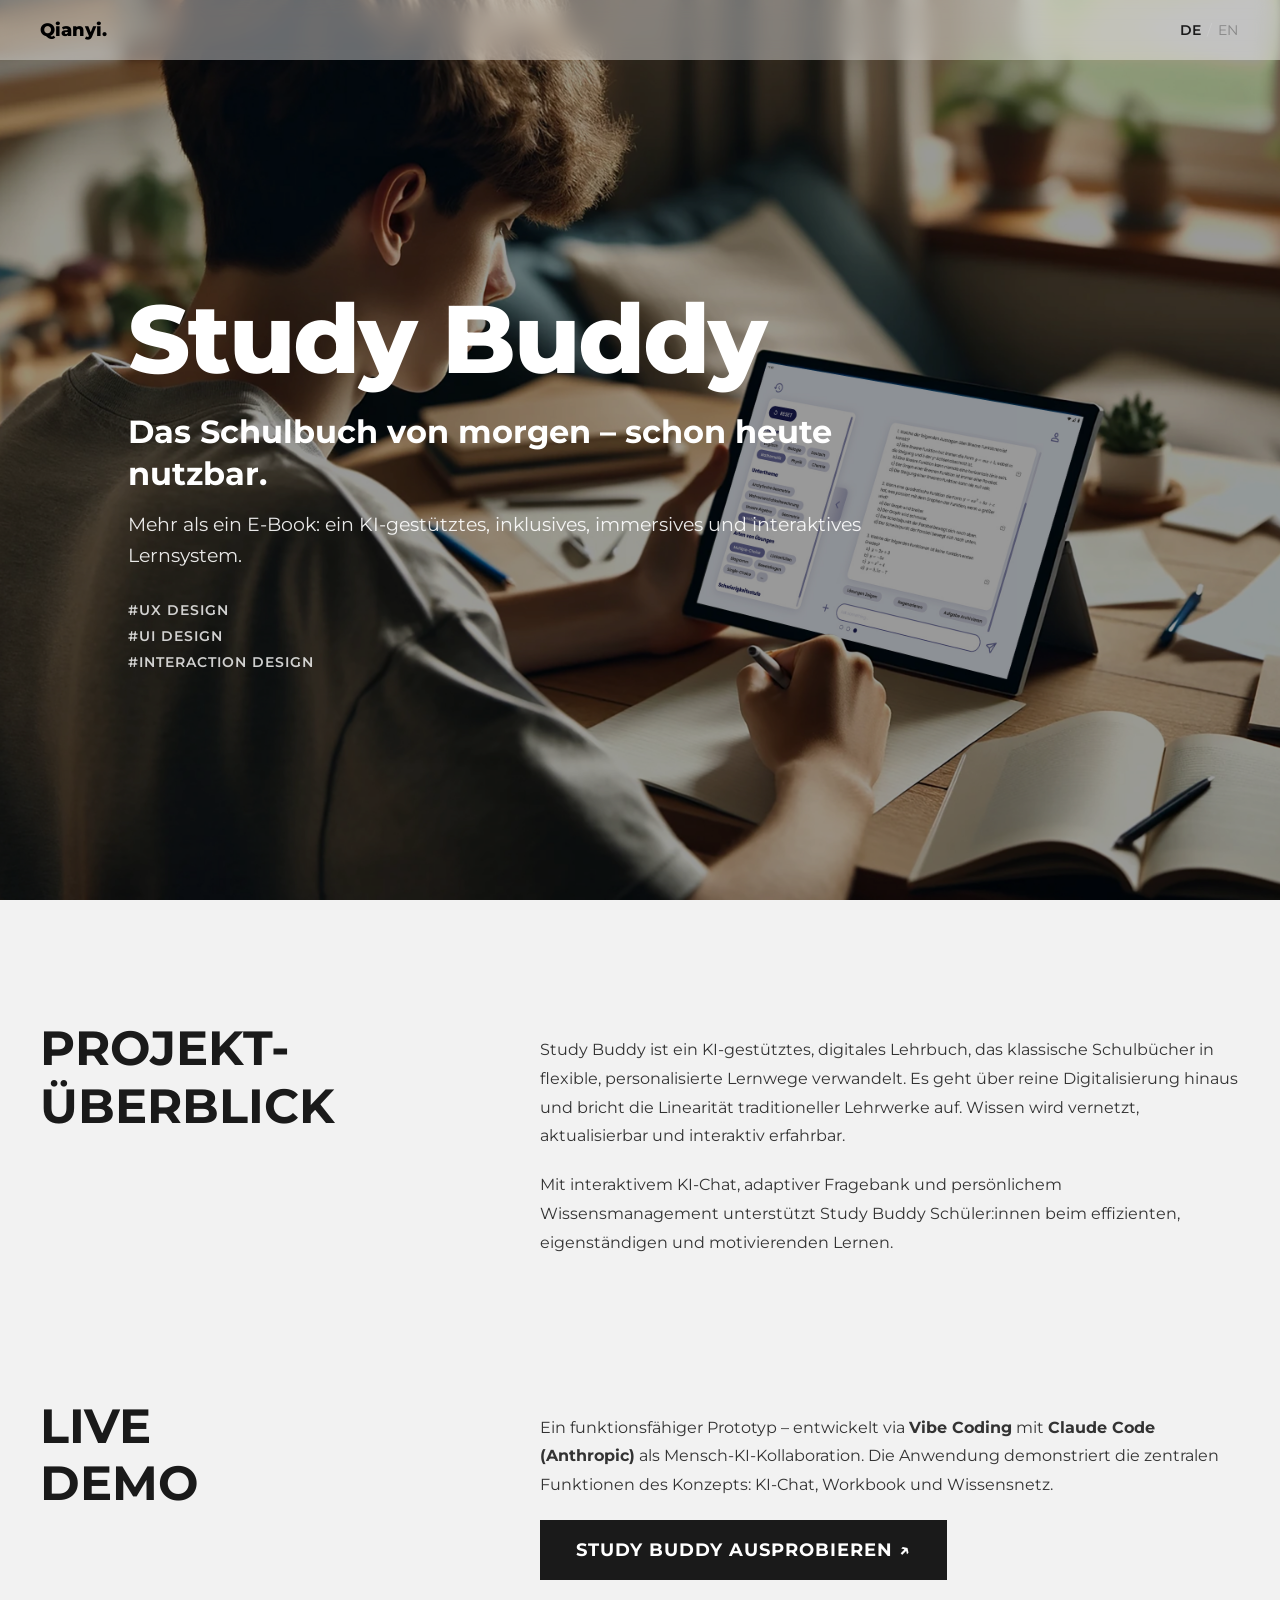
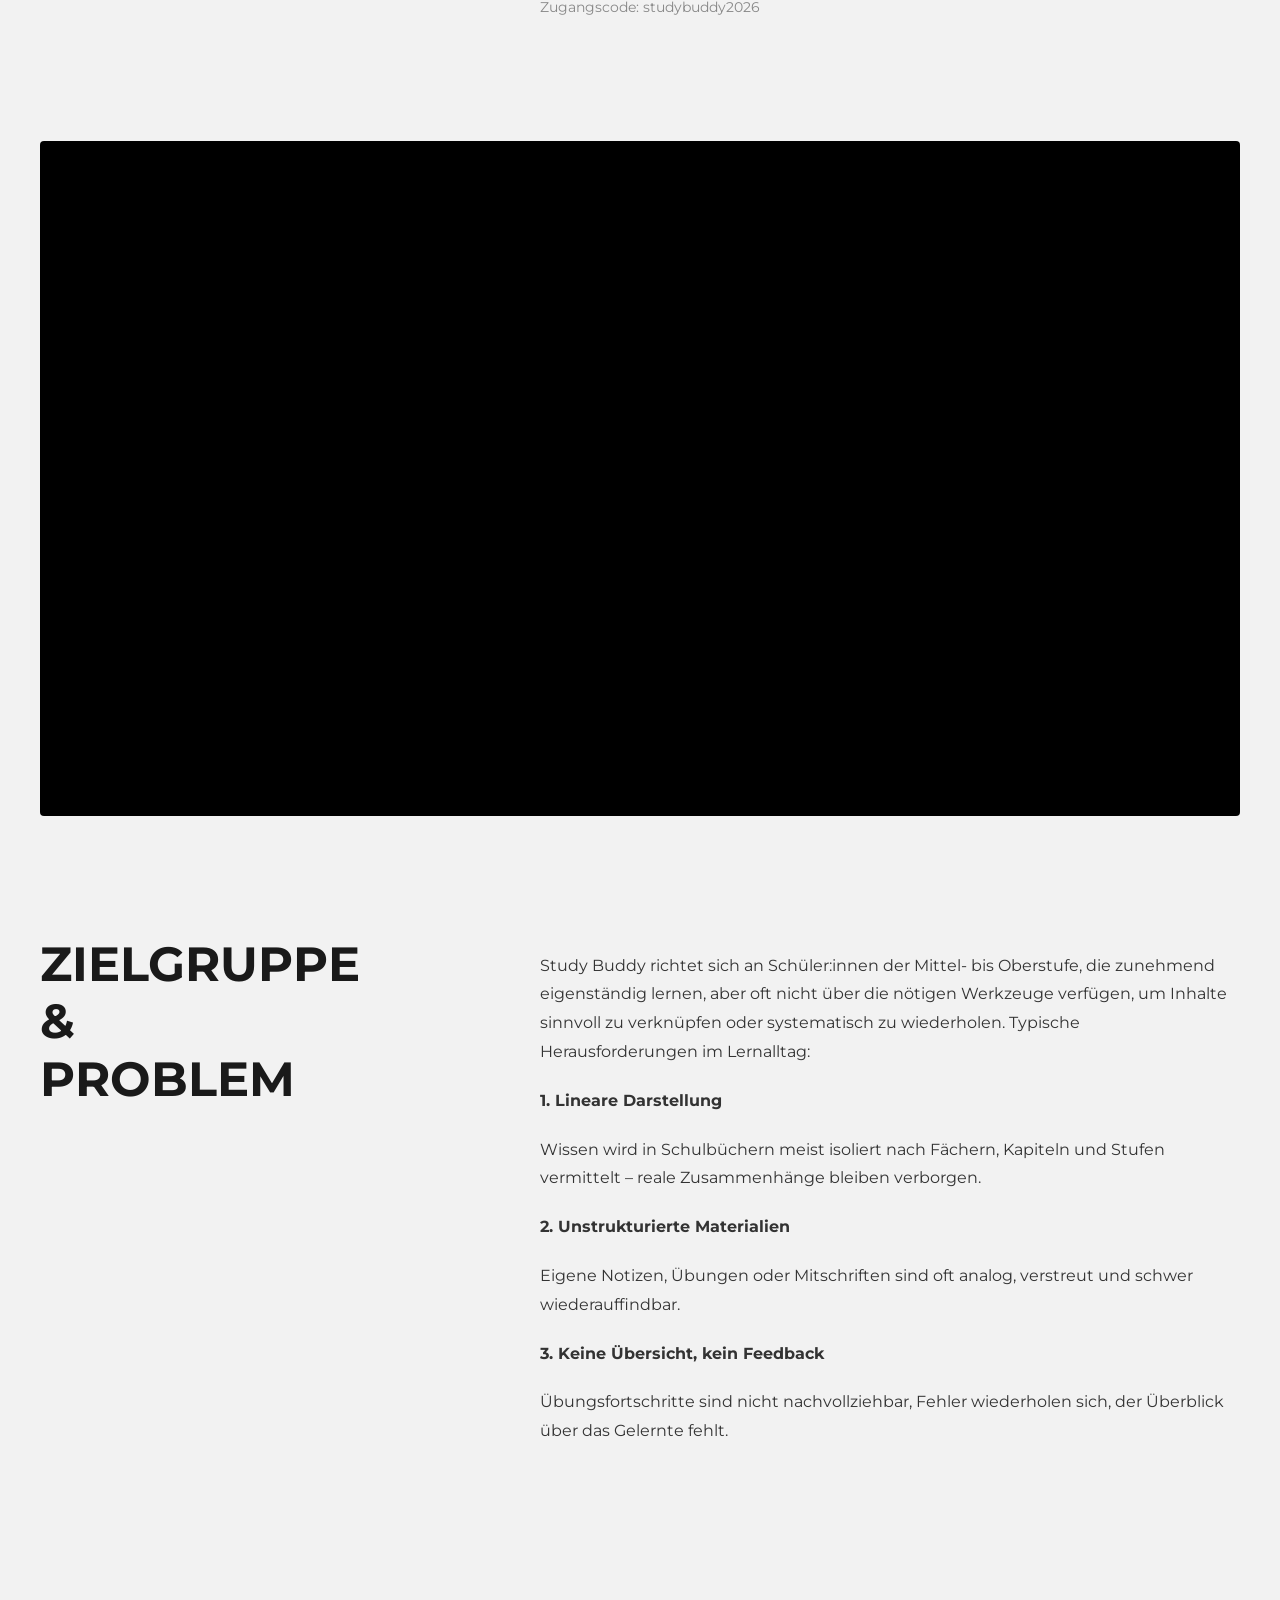
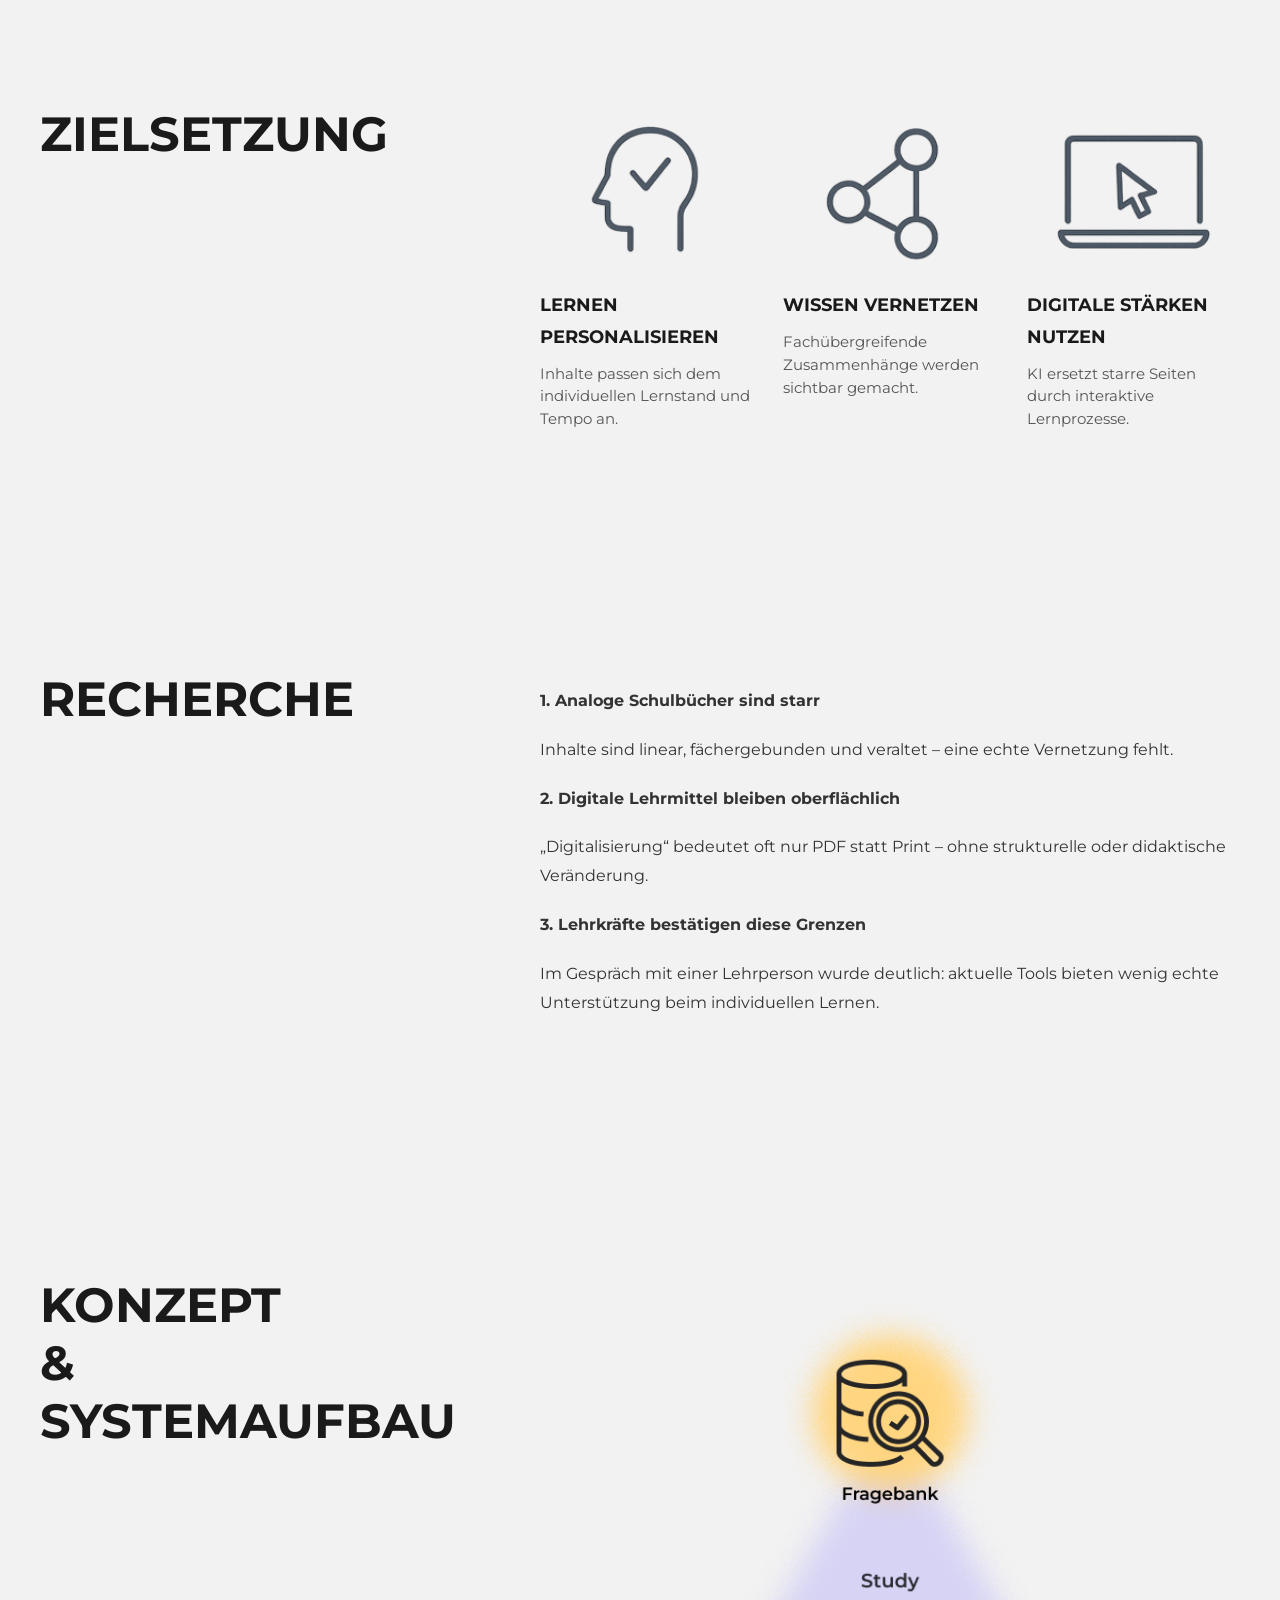
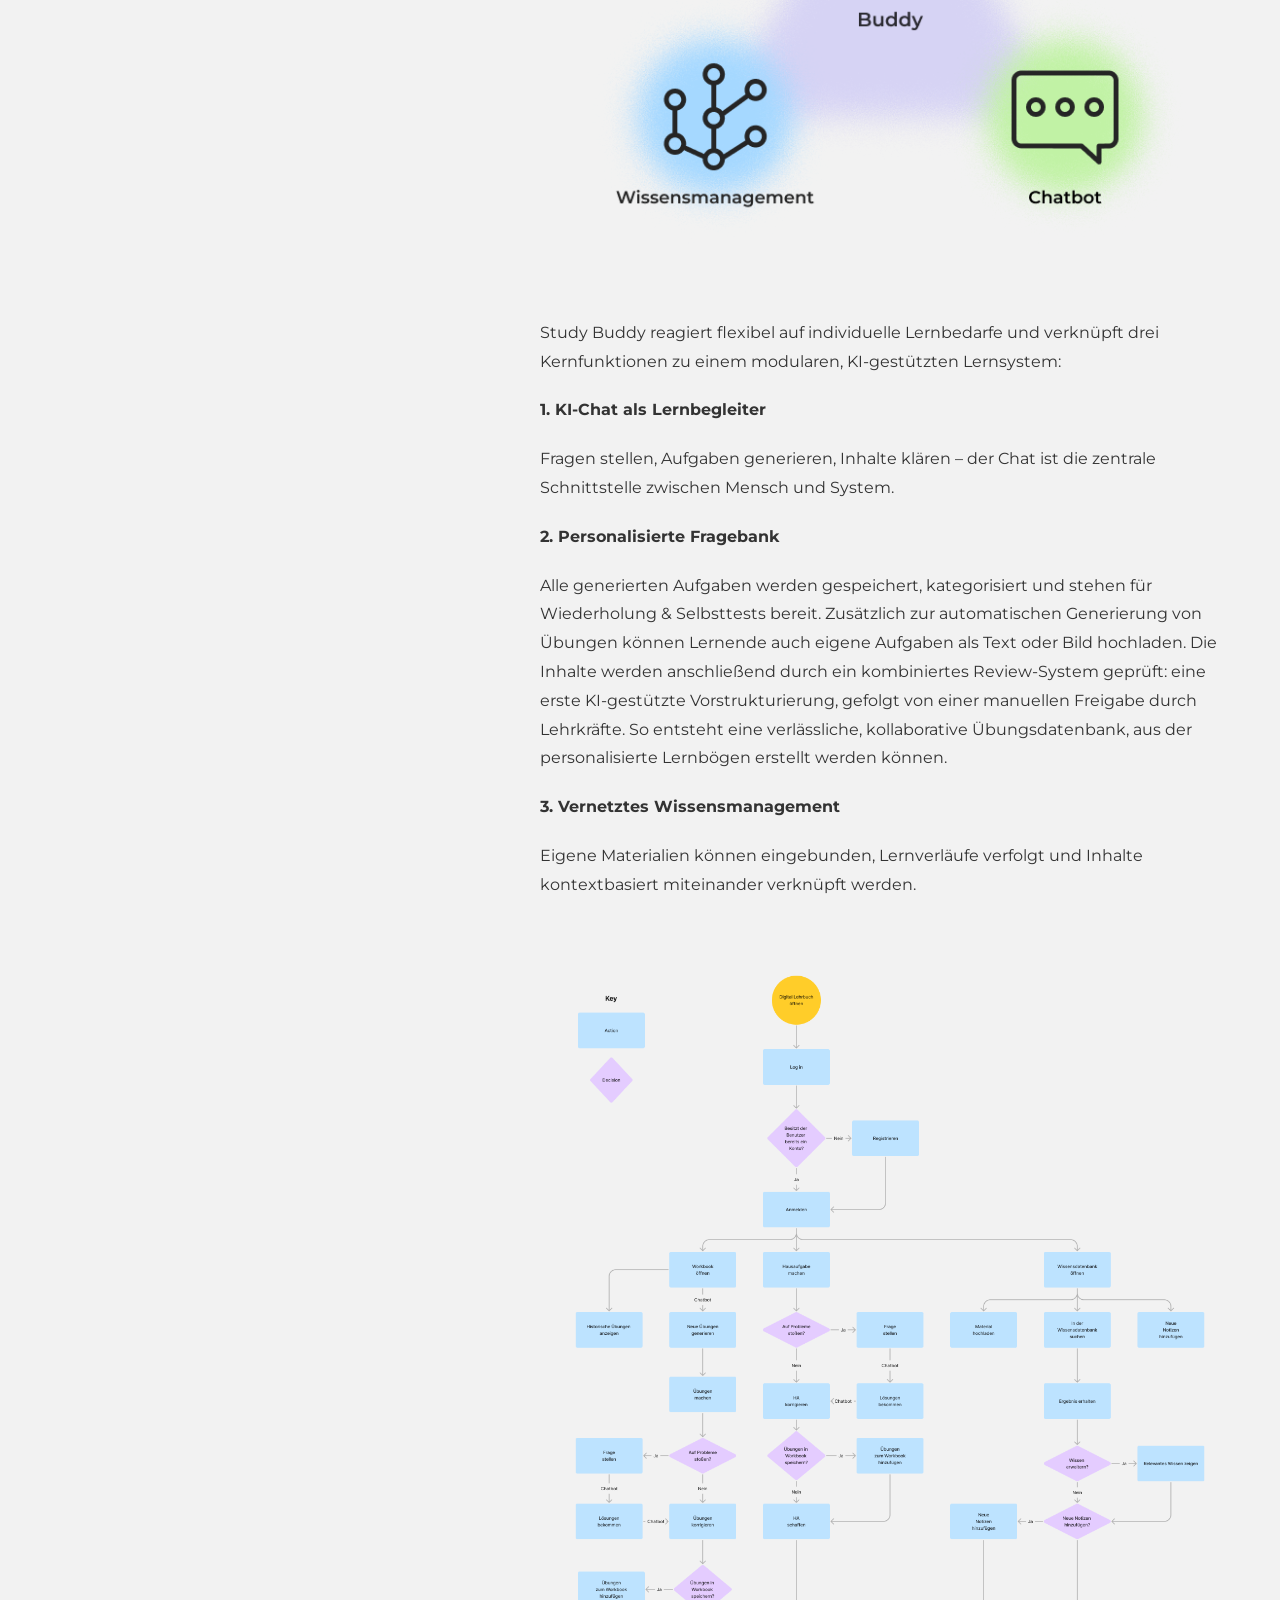
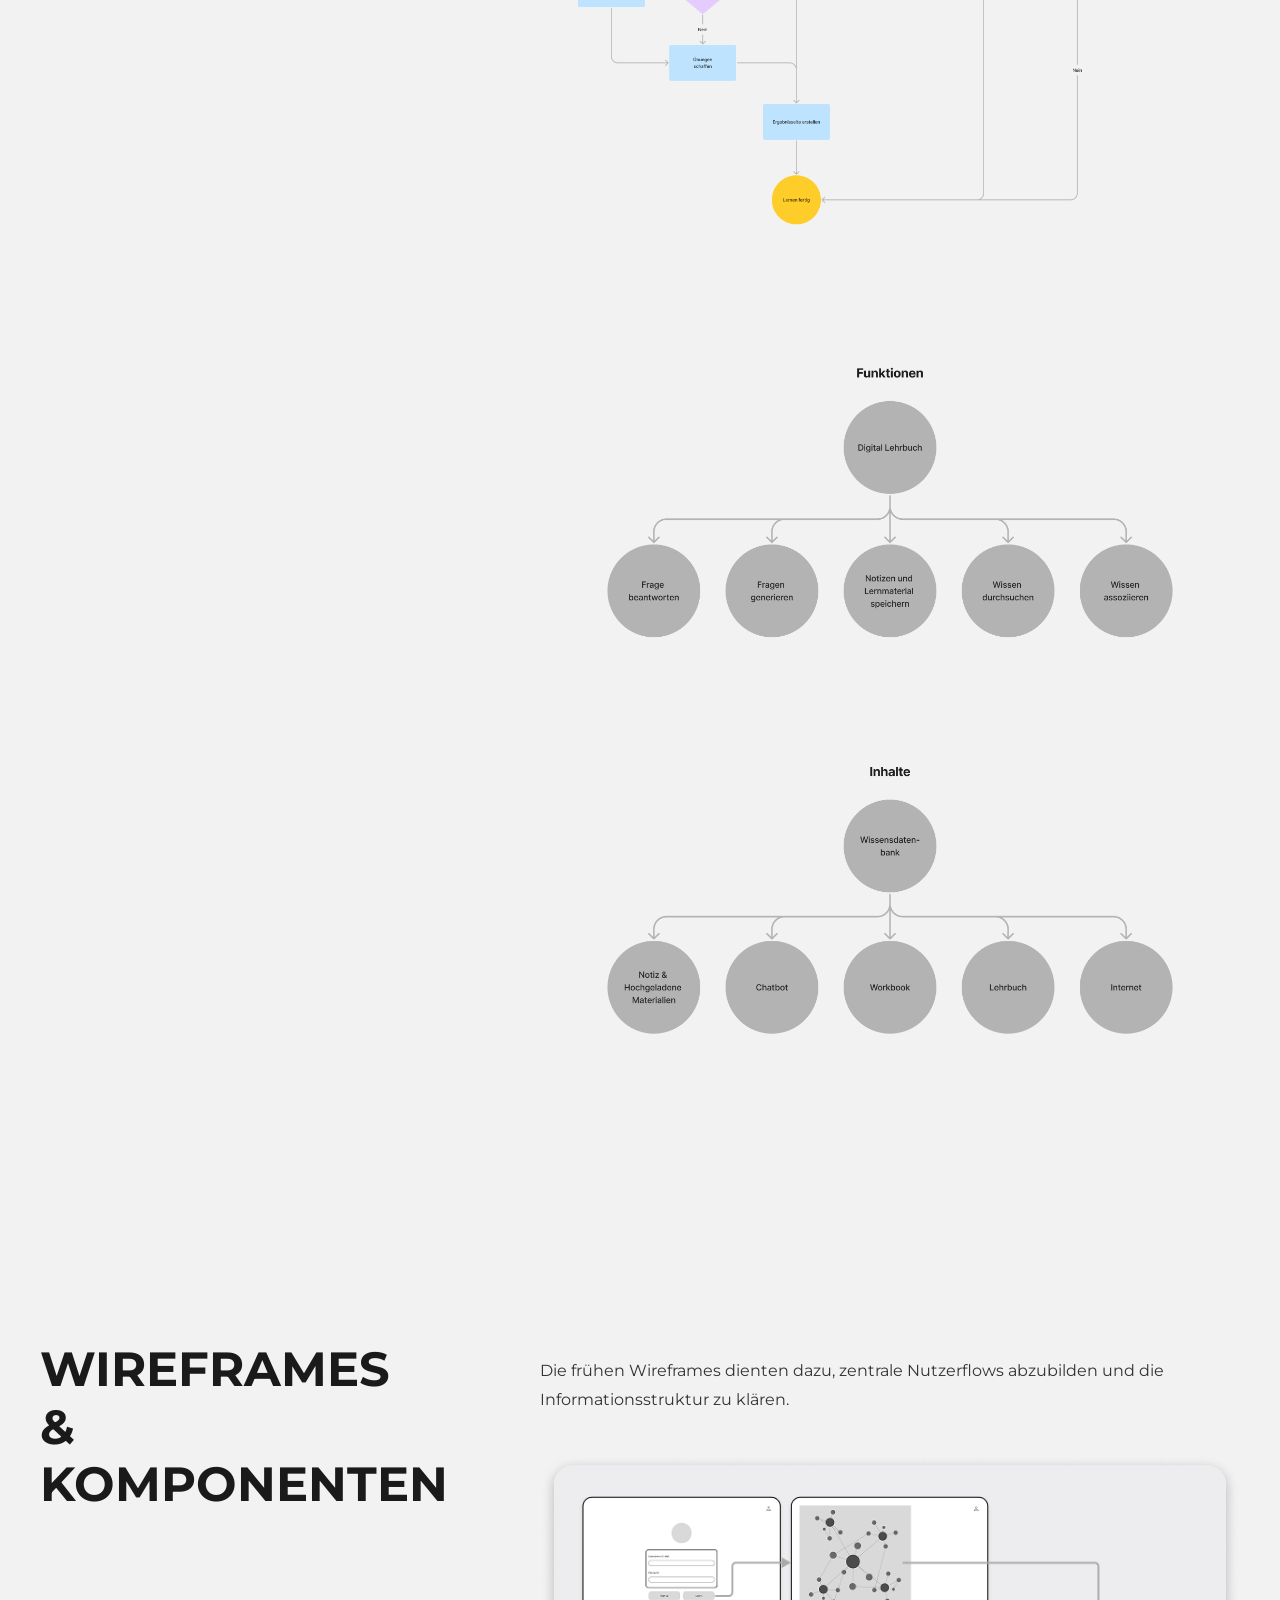
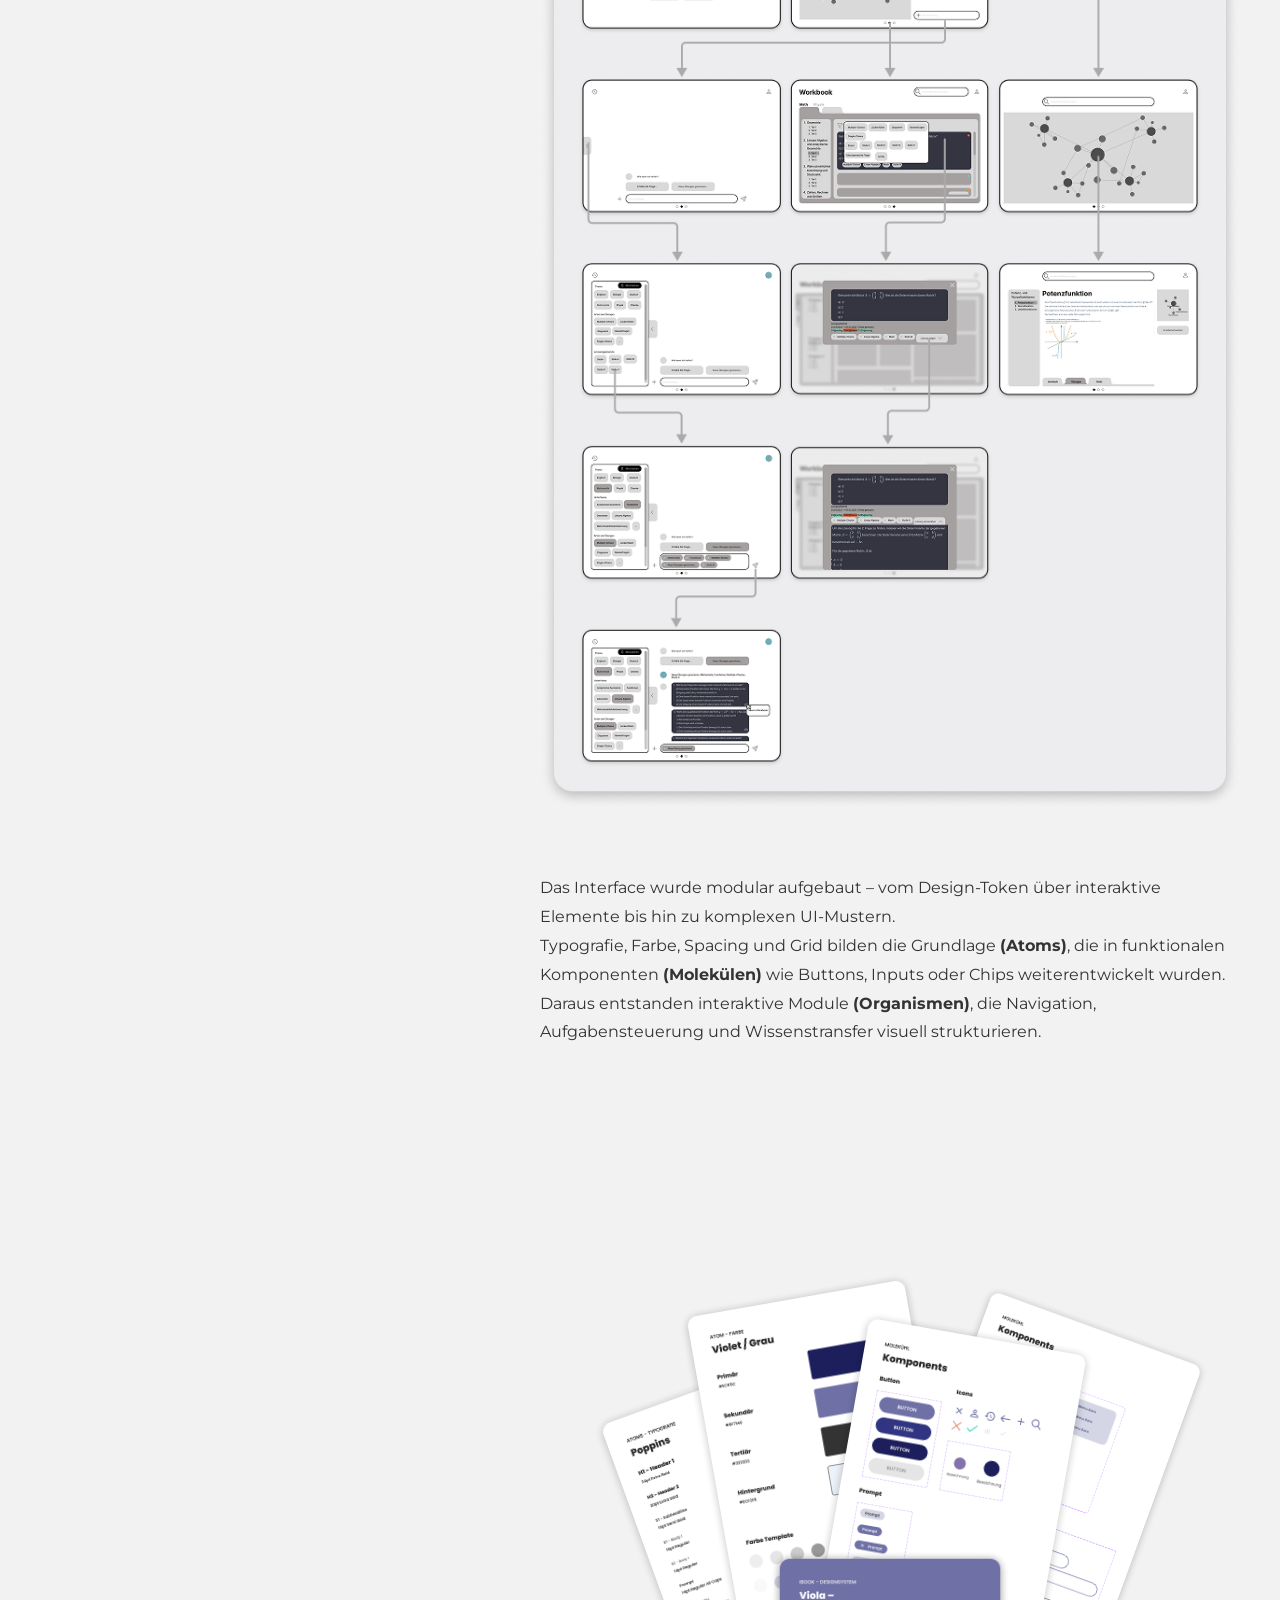
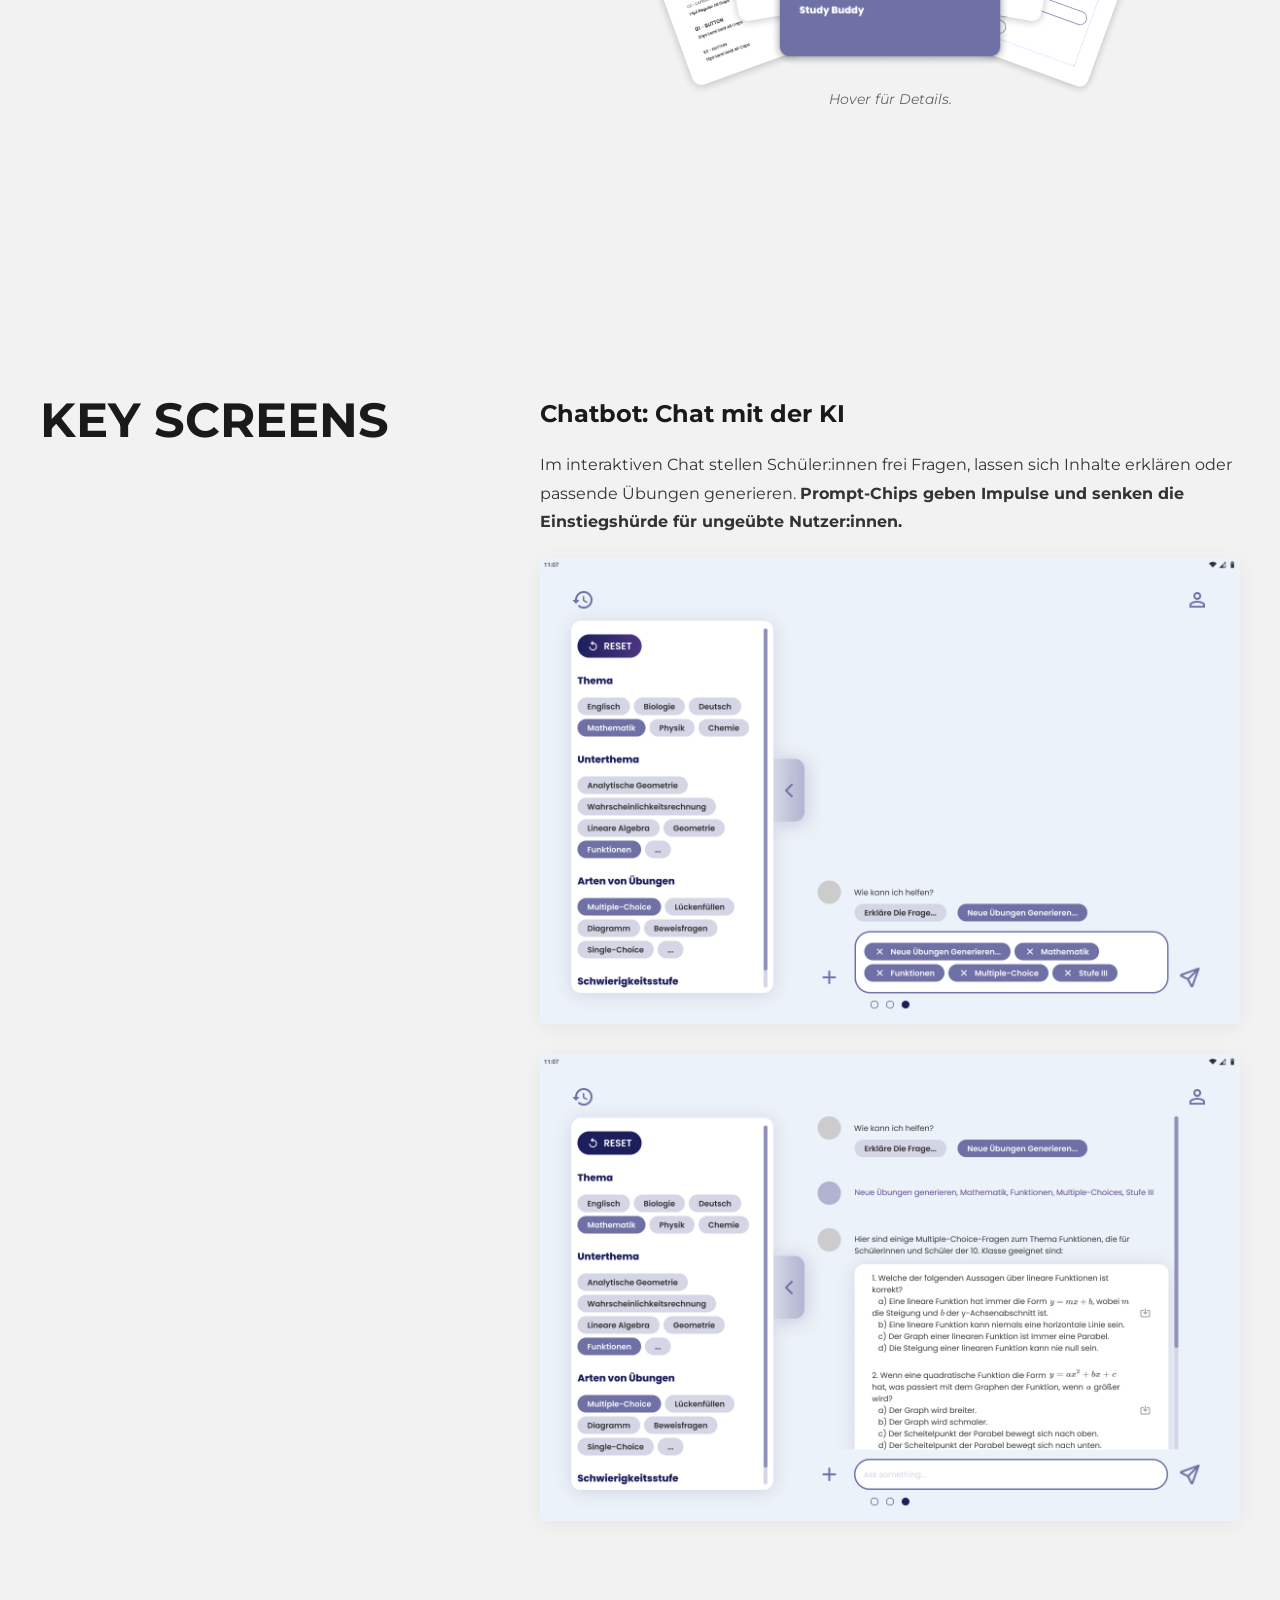
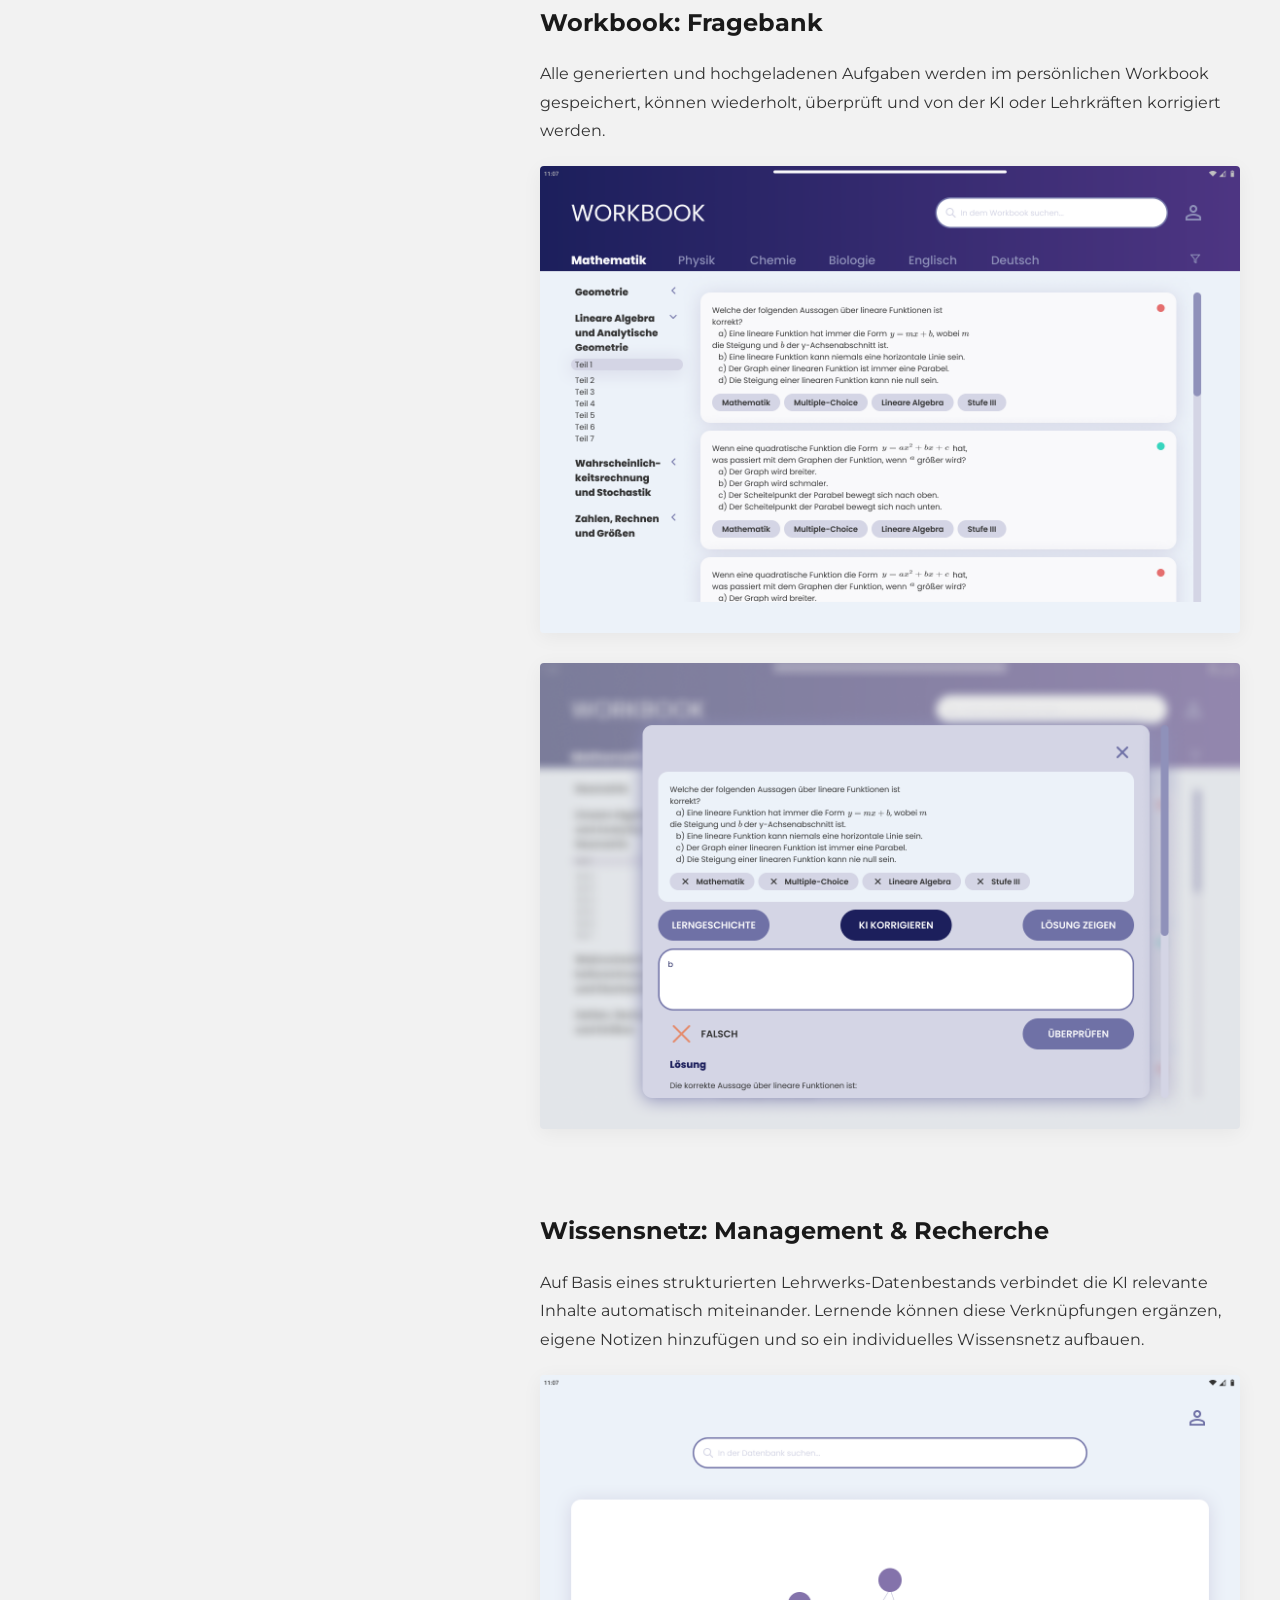
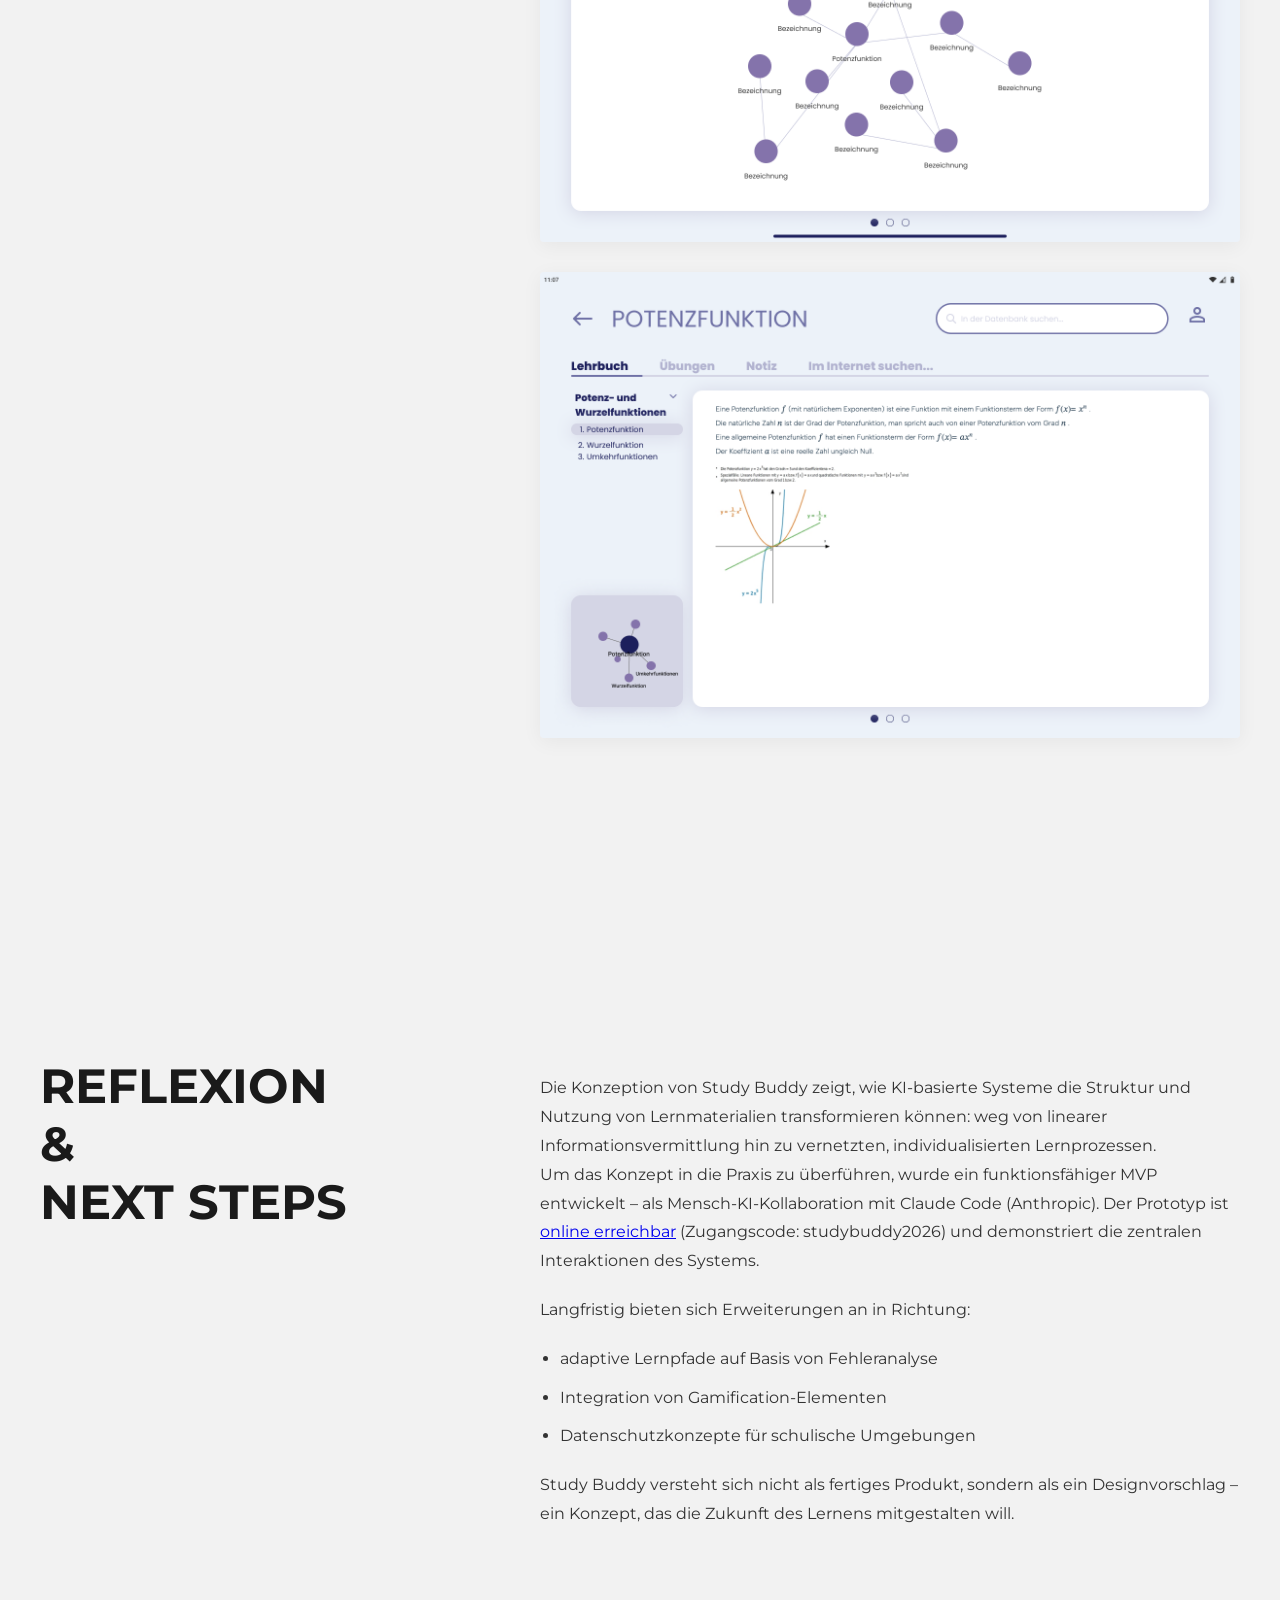
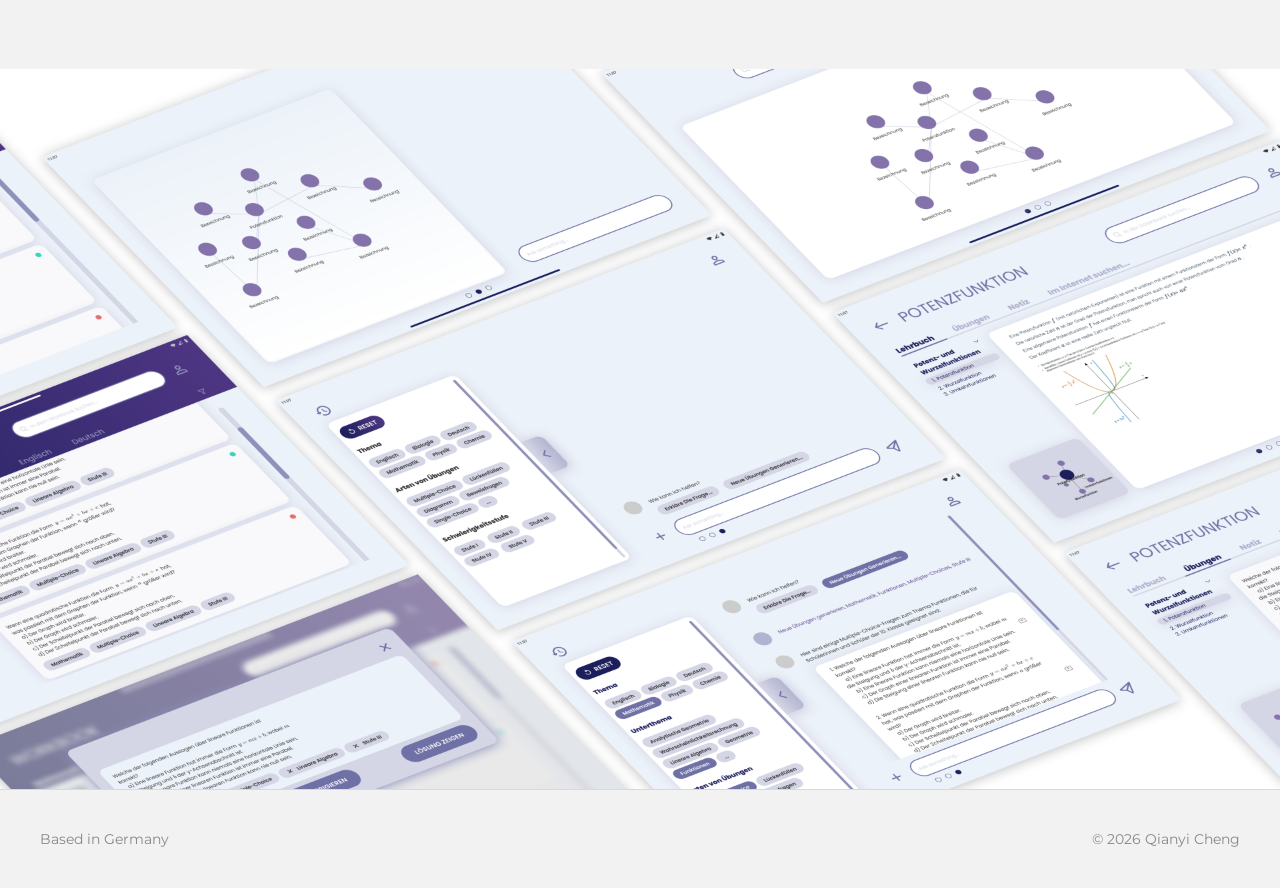
<file: study-buddy.html>
<!DOCTYPE html>
<html lang="zh">
<head>
<meta charset="UTF-8">
<meta name="viewport" content="width=device-width, initial-scale=1.0">
<title>Study Buddy | Qianyi's Portfolio</title>
<link rel="icon" type="image/svg+xml" href="favicon.svg">
<link rel="preconnect" href="https://fonts.googleapis.com">
<link rel="preconnect" href="https://fonts.gstatic.com" crossorigin>
<link href="https://fonts.googleapis.com/css2?family=Montserrat:wght@400;600;700;800&display=swap" rel="stylesheet">
<link rel="stylesheet" href="style.css">

<style>
    /* Study Buddy Specific Styles */

    .project-hero { background-image: url('assets/study-buddy/sb-hero-image.jpg'); }

    /* Goal Section Grid */
    .goal-grid {
        display: grid;
        grid-template-columns: repeat(3, 1fr);
        gap: 30px;
        margin-top: 20px;
    }

    .goal-item {
        text-align: left;
    }

    .goal-item img {
        width: 100%;
        height: auto;
        margin-bottom: 15px;
        border-radius: 4px;
    }

    .goal-item h3 {
        font-size: 1.1rem;
        font-weight: 700;
        margin: 0 0 10px 0;
        text-transform: uppercase;
        color: #1a1a1a;
    }

    .goal-item p {
        font-size: 0.95rem;
        line-height: 1.5;
        color: #555;
        margin: 0;
    }

    /* Diagram Stack for Concept Section */
    .diagram-stack img {
        width: 100%;
        height: auto;
        margin-top: 40px;
        display: block;
        /* 移除阴影和圆角，适应透明PNG */
    }

    /* Section 6: Components Fan (Card Deck Style) */
    .components-fan {
        position: relative;
        height: 500px; /* 给扇形留出足够的垂直空间 */
        margin-top: 60px;
        display: flex;
        justify-content: center;
        align-items: flex-end; /* 底部对齐 */
        perspective: 1000px; /* 增加一点透视感 */
    }

    .comp-card {
        position: absolute;
        width: 240px; /* 卡片宽度 */
        height: auto;
        transition: all 0.4s cubic-bezier(0.25, 0.8, 0.25, 1); /* 丝滑过渡 */
        transform-origin: bottom center; /* 扇形旋转中心 */
        cursor: pointer;
    }

    /* 1. Label (最前方，不动) */
    .comp-card.label {
        z-index: 10;
        bottom: 0;
        transform: translateY(60px); /* 下沉更多，减少遮挡 */
    }

    /* 2. Cards (扇形排列) */
    .comp-card.c2 { z-index: 1; transform: rotate(-20deg) translate(-100px, 20px); }
    .comp-card.c3 { z-index: 2; transform: rotate(-10deg) translate(-40px, 0px); }
    .comp-card.c4 { z-index: 2; transform: rotate(10deg) translate(40px, 0px); }
    .comp-card.c5 { z-index: 1; transform: rotate(20deg) translate(100px, 20px); }

    /* Hover Interaction */
    .comp-card:not(.label):hover {
        z-index: 100; /* 置顶 */
        transform: translateY(-80px) scale(1.5) rotate(0deg); /* 上浮 + 放大 + 回正 */
    }

    /* Section 7: Key Screens */
    .keyscreen-group {
        margin-bottom: 80px;
    }
    .keyscreen-title {
        font-size: 1.5rem;
        font-weight: 700;
        margin-bottom: 10px;
        color: #1a1a1a;
    }
    .keyscreen-images {
        display: grid;
        grid-template-columns: 1fr;
        gap: 30px;
        margin-top: 20px;
    }
    .keyscreen-images img {
        width: 100%;
        height: auto;
        border-radius: 4px;
        box-shadow: 0 4px 20px rgba(0,0,0,0.05);
    }

    /* Live Demo CTA */
    .demo-link {
        display: inline-block;
        font-size: 1.1rem;
        font-weight: 700;
        color: #fff;
        background-color: #1A1A1A;
        padding: 14px 36px;
        text-decoration: none;
        text-transform: uppercase;
        letter-spacing: 1px;
        transition: background-color 0.3s ease, transform 0.2s ease;
    }

    .demo-link:hover {
        background-color: #333;
        transform: translateY(-2px);
    }

    .demo-code {
        display: block;
        margin-top: 15px;
        font-size: 0.9rem;
        color: #888;
    }

    /* Section 9: End Hero */
    .end-hero {
        width: 100%;
        margin-top: 0;
        display: block;
    }
    .end-hero img {
        width: 100%;
        height: auto;
        display: block;
    }

    /* Mobile Responsiveness (page-specific) */
    @media (max-width: 768px) {
        .goal-grid { grid-template-columns: 1fr; gap: 40px; }
        .keyscreen-images { grid-template-columns: 1fr; }
    }

</style>
</head>
<body class="is-project">

    <!-- Navigation -->
    <nav class="project-nav">
        <a href="index.html" class="project-logo">Qianyi.</a>
    </nav>

    <!-- Hero Section -->
    <header class="project-hero">
        <div class="hero-overlay"></div>
        <div class="hero-content">
            <h1 class="hero-title">Study Buddy</h1>
            <div class="hero-subtitle" data-i18n="studybuddy.hero.subtitle">Das Schulbuch von morgen – schon heute nutzbar.</div>
            <div class="hero-intro" data-i18n="studybuddy.hero.intro">Mehr als ein E‑Book: ein KI‑gestütztes, inklusives, immersives und interaktives Lernsystem.</div>
            <div class="hero-tags">
                <div>#UX Design</div>
                <div>#UI Design</div>
                <div>#Interaction Design</div>
            </div>
        </div>
    </header>

    <!-- Section 1: Overview -->
    <section class="content-section">
        <div class="section-header">
            <h2 class="section-title" data-i18n="studybuddy.overview.heading">Projekt-<br>überblick</h2>
        </div>
        <div class="section-body">
            <p data-i18n="studybuddy.overview.p1">Study Buddy ist ein KI-gestütztes, digitales Lehrbuch, das klassische Schulbücher in flexible, personalisierte Lernwege verwandelt. Es geht über reine Digitalisierung hinaus und bricht die Linearität traditioneller Lehrwerke auf. Wissen wird vernetzt, aktualisierbar und interaktiv erfahrbar.</p>
            <p data-i18n="studybuddy.overview.p2">Mit interaktivem KI-Chat, adaptiver Fragebank und persönlichem Wissensmanagement unterstützt Study Buddy Schüler:innen beim effizienten, eigenständigen und motivierenden Lernen.</p>
        </div>
    </section>

    <!-- Live Demo -->
    <section class="content-section" style="padding-top: 0;">
        <div class="section-header">
            <h2 class="section-title" data-i18n="studybuddy.demo.heading">Live<br>Demo</h2>
        </div>
        <div class="section-body">
            <p data-i18n="studybuddy.demo.p1">Ein funktionsfähiger Prototyp – entwickelt via <strong>Vibe Coding</strong> mit <strong>Claude Code (Anthropic)</strong> als Mensch-KI-Kollaboration. Die Anwendung demonstriert die zentralen Funktionen des Konzepts: KI-Chat, Workbook und Wissensnetz.</p>
            <a href="https://study-buddy-0m3m.onrender.com" target="_blank" rel="noopener noreferrer" class="demo-link" data-i18n="studybuddy.demo.cta">Study Buddy ausprobieren ↗</a>
            <span class="demo-code" data-i18n="studybuddy.demo.code">Zugangscode: studybuddy2026</span>
        </div>
    </section>

    <!-- Video Demo -->
    <div class="video-container">
        <div class="video-wrapper">
            <iframe src="https://www.youtube.com/embed/JDH35ZlDtDo?si=rowqmpuc94QJ-eUY" title="YouTube video player" frameborder="0" allow="accelerometer; autoplay; clipboard-write; encrypted-media; gyroscope; picture-in-picture; web-share" referrerpolicy="strict-origin-when-cross-origin" allowfullscreen></iframe>
        </div>
    </div>

    <!-- Section 2: Problem -->
    <section class="content-section">
        <div class="section-header">
            <h2 class="section-title" data-i18n="studybuddy.problem.heading">Zielgruppe<br>&<br>Problem</h2>
        </div>
        <div class="section-body">
            <p data-i18n="studybuddy.problem.p1">Study Buddy richtet sich an Schüler:innen der Mittel- bis Oberstufe, die zunehmend eigenständig lernen, aber oft nicht über die nötigen Werkzeuge verfügen, um Inhalte sinnvoll zu verknüpfen oder systematisch zu wiederholen. Typische Herausforderungen im Lernalltag:</p>

            <p data-i18n="studybuddy.problem.item1title"><strong>1. Lineare Darstellung</strong></p>
            <p data-i18n="studybuddy.problem.item1text">Wissen wird in Schulbüchern meist isoliert nach Fächern, Kapiteln und Stufen vermittelt – reale Zusammenhänge bleiben verborgen.</p>

            <p data-i18n="studybuddy.problem.item2title"><strong>2. Unstrukturierte Materialien</strong></p>
            <p data-i18n="studybuddy.problem.item2text">Eigene Notizen, Übungen oder Mitschriften sind oft analog, verstreut und schwer wiederauffindbar.</p>

            <p data-i18n="studybuddy.problem.item3title"><strong>3. Keine Übersicht, kein Feedback</strong></p>
            <p data-i18n="studybuddy.problem.item3text">Übungsfortschritte sind nicht nachvollziehbar, Fehler wiederholen sich, der Überblick über das Gelernte fehlt.</p>
        </div>
    </section>

    <!-- Section 3: Goal -->
    <section class="content-section">
        <div class="section-header">
            <h2 class="section-title" data-i18n="studybuddy.goal.heading">Zielsetzung</h2>
        </div>
        <div class="section-body">
            <div class="goal-grid">
                <!-- Item 1 -->
                <div class="goal-item">
                    <img src="assets/study-buddy/lernen-personalisieren.png" alt="Lernen personalisieren">
                    <h3 data-i18n="studybuddy.goal.item1title">Lernen personalisieren</h3>
                    <p data-i18n="studybuddy.goal.item1text">Inhalte passen sich dem individuellen Lernstand und Tempo an.</p>
                </div>
                <!-- Item 2 -->
                <div class="goal-item">
                    <img src="assets/study-buddy/wissen-vernetzen.png" alt="Wissen vernetzen">
                    <h3 data-i18n="studybuddy.goal.item2title">Wissen vernetzen</h3>
                    <p data-i18n="studybuddy.goal.item2text">Fachübergreifende Zusammenhänge werden sichtbar gemacht.</p>
                </div>
                <!-- Item 3 -->
                <div class="goal-item">
                    <img src="assets/study-buddy/digitale-nutzen.png" alt="Digitale Stärken nutzen">
                    <h3 data-i18n="studybuddy.goal.item3title">Digitale Stärken nutzen</h3>
                    <p data-i18n="studybuddy.goal.item3text">KI ersetzt starre Seiten durch interaktive Lernprozesse.</p>
                </div>
            </div>
        </div>
    </section>

    <!-- Section 4: Research -->
    <section class="content-section">
        <div class="section-header">
            <h2 class="section-title" data-i18n="studybuddy.research.heading">Recherche</h2>
        </div>
        <div class="section-body">
            <p data-i18n="studybuddy.research.item1title"><strong>1. Analoge Schulbücher sind starr</strong></p>
            <p data-i18n="studybuddy.research.item1text">Inhalte sind linear, fächergebunden und veraltet – eine echte Vernetzung fehlt.</p>

            <p data-i18n="studybuddy.research.item2title"><strong>2. Digitale Lehrmittel bleiben oberflächlich</strong></p>
            <p data-i18n="studybuddy.research.item2text">„Digitalisierung” bedeutet oft nur PDF statt Print – ohne strukturelle oder didaktische Veränderung.</p>

            <p data-i18n="studybuddy.research.item3title"><strong>3. Lehrkräfte bestätigen diese Grenzen</strong></p>
            <p data-i18n="studybuddy.research.item3text">Im Gespräch mit einer Lehrperson wurde deutlich: aktuelle Tools bieten wenig echte Unterstützung beim individuellen Lernen.</p>
        </div>
    </section>

    <!-- Section 5: Concept & System -->
    <section class="content-section">
        <div class="section-header">
            <h2 class="section-title" data-i18n="studybuddy.concept.heading">Konzept<br>&<br>Systemaufbau</h2>
        </div>
        <div class="section-body">
            <!-- Systemaufbau Image First -->
            <img src="assets/study-buddy/systemaufbau.png" alt="Systemaufbau" style="width: 100%; margin-bottom: 40px;">

            <p data-i18n="studybuddy.concept.p1">Study Buddy reagiert flexibel auf individuelle Lernbedarfe und verknüpft drei Kernfunktionen zu einem modularen, KI-gestützten Lernsystem:</p>

            <p data-i18n="studybuddy.concept.item1title"><strong>1. KI-Chat als Lernbegleiter</strong></p>
            <p data-i18n="studybuddy.concept.item1text">Fragen stellen, Aufgaben generieren, Inhalte klären – der Chat ist die zentrale Schnittstelle zwischen Mensch und System.</p>

            <p data-i18n="studybuddy.concept.item2title"><strong>2. Personalisierte Fragebank</strong></p>
            <p data-i18n="studybuddy.concept.item2text">Alle generierten Aufgaben werden gespeichert, kategorisiert und stehen für Wiederholung & Selbsttests bereit. Zusätzlich zur automatischen Generierung von Übungen können Lernende auch eigene Aufgaben als Text oder Bild hochladen. Die Inhalte werden anschließend durch ein kombiniertes Review-System geprüft: eine erste KI-gestützte Vorstrukturierung, gefolgt von einer manuellen Freigabe durch Lehrkräfte. So entsteht eine verlässliche, kollaborative Übungsdatenbank, aus der personalisierte Lernbögen erstellt werden können.</p>

            <p data-i18n="studybuddy.concept.item3title"><strong>3. Vernetztes Wissensmanagement</strong></p>
            <p data-i18n="studybuddy.concept.item3text">Eigene Materialien können eingebunden, Lernverläufe verfolgt und Inhalte kontextbasiert miteinander verknüpft werden.</p>

            <div class="diagram-stack">
                <img src="assets/study-buddy/user-flow.png" alt="User Flow">
                <img src="assets/study-buddy/info-structure.png" alt="Information Structure">
            </div>
        </div>
    </section>

    <!-- Section 6: Wireframes & Components -->
    <section class="content-section">
        <div class="section-header">
            <h2 class="section-title" data-i18n="studybuddy.wireframes.heading">Wireframes<br>&<br>Komponenten</h2>
        </div>
        <div class="section-body">
            <p data-i18n="studybuddy.wireframes.p1">Die frühen Wireframes dienten dazu, zentrale Nutzerflows abzubilden und die Informationsstruktur zu klären.</p>
            <img src="assets/study-buddy/wireframes.png" alt="Wireframes" style="width: 100%; margin: 20px 0 40px 0;">

            <p data-i18n="studybuddy.wireframes.p2">Das Interface wurde modular aufgebaut – vom Design-Token über interaktive Elemente bis hin zu komplexen UI-Mustern.<br>
            Typografie, Farbe, Spacing und Grid bilden die Grundlage <strong>(Atoms)</strong>, die in funktionalen Komponenten <strong>(Molekülen)</strong> wie Buttons, Inputs oder Chips weiterentwickelt wurden. Daraus entstanden interaktive Module <strong>(Organismen)</strong>, die Navigation, Aufgabensteuerung und Wissenstransfer visuell strukturieren.</p>
            
            <!-- Components Fan (Card Deck) -->
            <div class="components-fan">
                <!-- Cards 2-5 (Behind) -->
                <img src="assets/study-buddy/components2.png" class="comp-card c2" alt="Component 2">
                <img src="assets/study-buddy/components3.png" class="comp-card c3" alt="Component 3">
                <img src="assets/study-buddy/components4.png" class="comp-card c4" alt="Component 4">
                <img src="assets/study-buddy/components5.png" class="comp-card c5" alt="Component 5">
                <!-- Card 1 (Front Label) -->
                <img src="assets/study-buddy/components1.png" class="comp-card label" alt="Component 1 Label">
            </div>
            <span class="figure-caption" style="text-align: center; margin-top: 80px; display: block;" data-i18n="studybuddy.wireframes.caption">Hover für Details.</span>
        </div>
    </section>

    <!-- Section 7: Key Screens -->
    <section class="content-section">
        <div class="section-header">
            <h2 class="section-title" data-i18n="studybuddy.screens.heading">Key Screens</h2>
        </div>
        <div class="section-body">
            <!-- Group 1: Chatbot -->
            <div class="keyscreen-group">
                <div class="keyscreen-title" data-i18n="studybuddy.screens.group1title">Chatbot: Chat mit der KI</div>
                <p data-i18n="studybuddy.screens.group1text">Im interaktiven Chat stellen Schüler:innen frei Fragen, lassen sich Inhalte erklären oder passende Übungen generieren. <strong>Prompt-Chips geben Impulse und senken die Einstiegshürde für ungeübte Nutzer:innen.</strong></p>
                <div class="keyscreen-images">
                    <img src="assets/study-buddy/chatbot1.png" alt="Chatbot Screen 1">
                    <img src="assets/study-buddy/chatbot2.png" alt="Chatbot Screen 2">
                </div>
            </div>

            <!-- Group 2: Workbook -->
            <div class="keyscreen-group">
                <div class="keyscreen-title" data-i18n="studybuddy.screens.group2title">Workbook: Fragebank</div>
                <p data-i18n="studybuddy.screens.group2text">Alle generierten und hochgeladenen Aufgaben werden im persönlichen Workbook gespeichert, können wiederholt, überprüft und von der KI oder Lehrkräften korrigiert werden.</p>
                <div class="keyscreen-images">
                    <img src="assets/study-buddy/workbook1.png" alt="Workbook Screen 1">
                    <img src="assets/study-buddy/workbook2.png" alt="Workbook Screen 2">
                </div>
            </div>

            <!-- Group 3: Database -->
            <div class="keyscreen-group">
                <div class="keyscreen-title" data-i18n="studybuddy.screens.group3title">Wissensnetz: Management & Recherche</div>
                <p data-i18n="studybuddy.screens.group3text">Auf Basis eines strukturierten Lehrwerks-Datenbestands verbindet die KI relevante Inhalte automatisch miteinander. Lernende können diese Verknüpfungen ergänzen, eigene Notizen hinzufügen und so ein individuelles Wissensnetz aufbauen.</p>
                <div class="keyscreen-images">
                    <img src="assets/study-buddy/datenbank1.png" alt="Database Screen 1">
                    <img src="assets/study-buddy/datenbank2.png" alt="Database Screen 2">
                </div>
            </div>
        </div>
    </section>

    <!-- Section 8: Reflexion & Next Steps -->
    <section class="content-section">
        <div class="section-header">
            <h2 class="section-title" data-i18n="studybuddy.reflection.heading">Reflexion<br>&<br>Next Steps</h2>
        </div>
        <div class="section-body">
            <p data-i18n="studybuddy.reflection.p1">Die Konzeption von Study Buddy zeigt, wie KI-basierte Systeme die Struktur und Nutzung von Lernmaterialien transformieren können: weg von linearer Informationsvermittlung hin zu vernetzten, individualisierten Lernprozessen.<br>
            Um das Konzept in die Praxis zu überführen, wurde ein funktionsfähiger MVP entwickelt – als Mensch-KI-Kollaboration mit Claude Code (Anthropic). Der Prototyp ist <a href="https://study-buddy-0m3m.onrender.com" target="_blank" rel="noopener noreferrer">online erreichbar</a> (Zugangscode: studybuddy2026) und demonstriert die zentralen Interaktionen des Systems.</p>

            <p data-i18n="studybuddy.reflection.p2">Langfristig bieten sich Erweiterungen an in Richtung:</p>
            <ul data-i18n-list="studybuddy.reflection.listItems">
                <li>adaptive Lernpfade auf Basis von Fehleranalyse</li>
                <li>Integration von Gamification-Elementen</li>
                <li>Datenschutzkonzepte für schulische Umgebungen</li>
            </ul>

            <p data-i18n="studybuddy.reflection.p3">Study Buddy versteht sich nicht als fertiges Produkt, sondern als ein Designvorschlag – ein Konzept, das die Zukunft des Lernens mitgestalten will.</p>
        </div>
    </section>

    <!-- Section 9: End Hero -->
    <div class="end-hero">
        <img src="assets/study-buddy/endhero.png" alt="Study Buddy Conclusion">
    </div>

    <!-- Footer -->
    <div class="footer">
        <div data-i18n="common.footer.location">Based in Germany</div>
        <div data-i18n="common.footer.copyright">© 2026 Qianyi Cheng</div>
    </div>

<script src="i18n.js"></script>
</body>
</html>
</file>
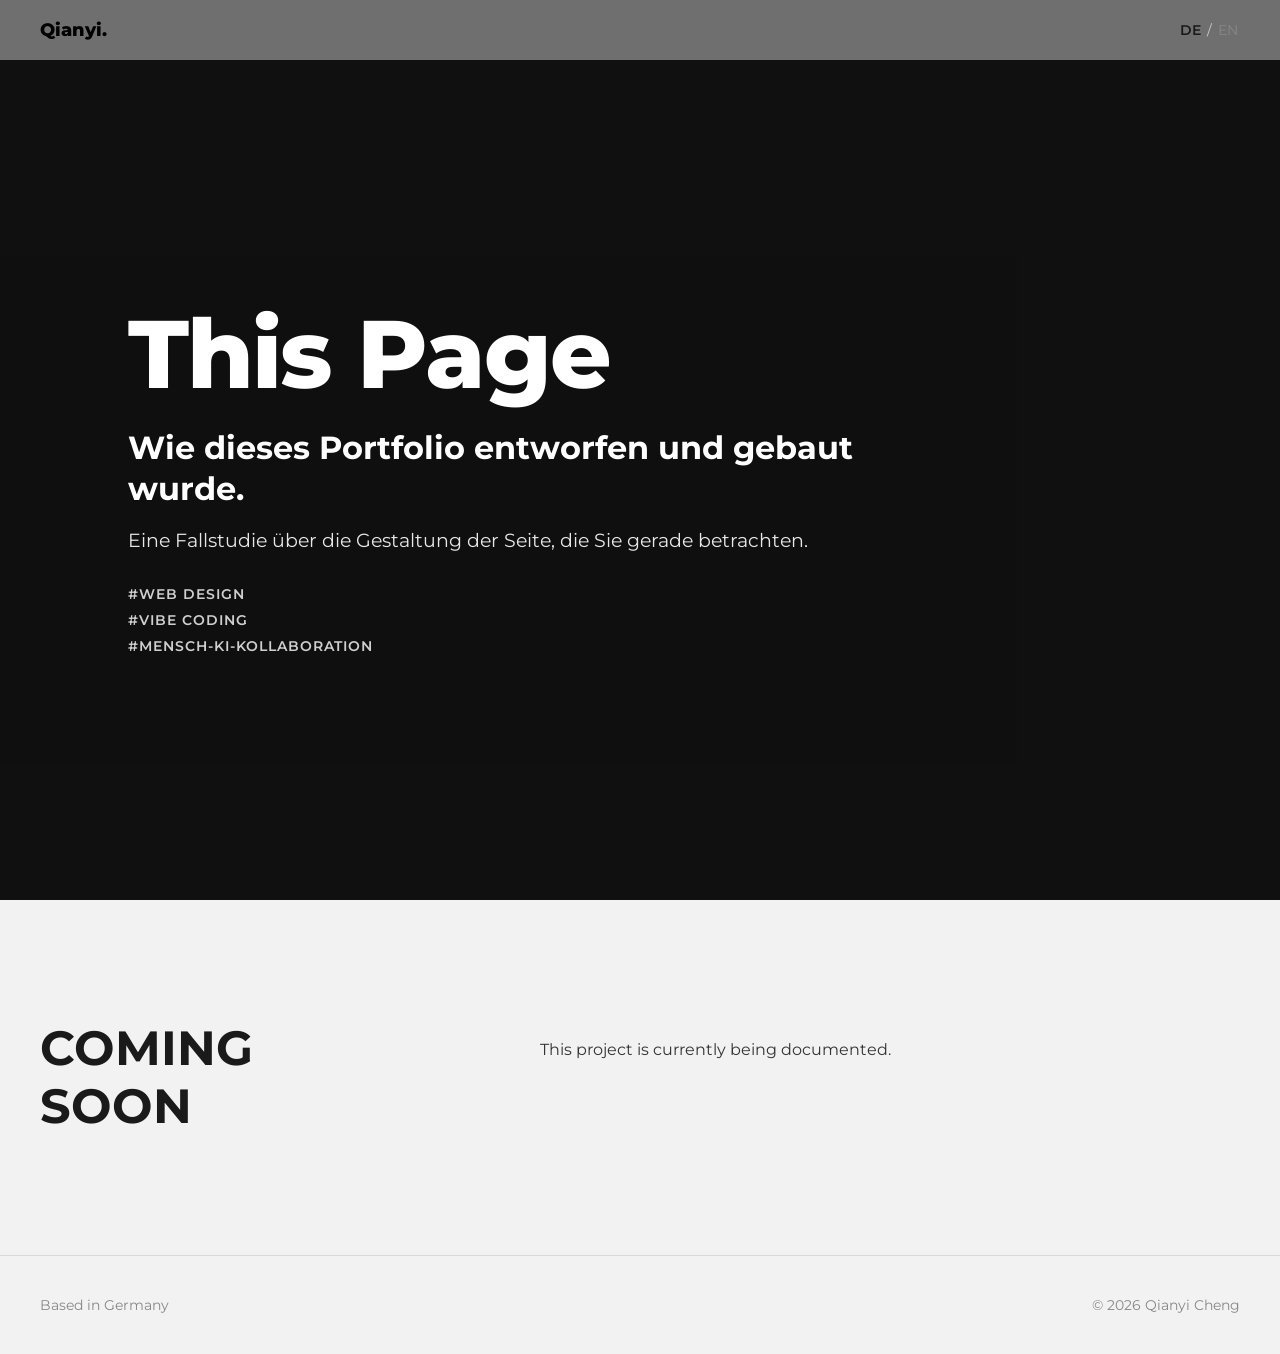
<file: this-page.html>
<!DOCTYPE html>
<html lang="zh">
<head>
<meta charset="UTF-8">
<meta name="viewport" content="width=device-width, initial-scale=1.0">
<title>This Page | Qianyi's Portfolio</title>
<link rel="icon" type="image/svg+xml" href="favicon.svg">
<link rel="preconnect" href="https://fonts.googleapis.com">
<link rel="preconnect" href="https://fonts.gstatic.com" crossorigin>
<link href="https://fonts.googleapis.com/css2?family=Montserrat:wght@400;600;700;800&display=swap" rel="stylesheet">
<link rel="stylesheet" href="style.css">

<style>
    .project-hero { background-color: #1A1A1A; }
</style>
</head>
<body class="is-project">

    <!-- Navigation -->
    <nav class="project-nav">
        <a href="index.html" class="project-logo">Qianyi.</a>
    </nav>

    <!-- Hero Section -->
    <header class="project-hero">
        <div class="hero-overlay"></div>
        <div class="hero-content">
            <h1 class="hero-title">This Page</h1>
            <div class="hero-subtitle" data-i18n="thispage.hero.subtitle">Wie dieses Portfolio entworfen und gebaut wurde.</div>
            <div class="hero-intro" data-i18n="thispage.hero.intro">Eine Fallstudie über die Gestaltung der Seite, die Sie gerade betrachten.</div>
            <div class="hero-tags">
                <div>#Web Design</div>
                <div>#Vibe Coding</div>
                <div>#Mensch-KI-Kollaboration</div>
            </div>
        </div>
    </header>

    <!-- Placeholder -->
    <section class="content-section">
        <div class="section-header">
            <h2 class="section-title" data-i18n="thispage.coming.heading">Coming<br>Soon</h2>
        </div>
        <div class="section-body">
            <p data-i18n="thispage.coming.p1">This project is currently being documented.</p>
        </div>
    </section>

    <!-- Footer -->
    <div class="footer">
        <div data-i18n="common.footer.location">Based in Germany</div>
        <div data-i18n="common.footer.copyright">© 2026 Qianyi Cheng</div>
    </div>

<script src="i18n.js"></script>
</body>
</html>
</file>
<file: style.css>
/* --- 全局变量与重置 --- */
    :root {
        --bg-color: #F2F2F2;
        --text-color: #1a1a1a;
        --accent-color: #FF4500;
        --transition-speed: 0.5s;
    }

    body {
        margin: 0;
        font-family: "Montserrat", sans-serif; /* 这里的字体改成了 Montserrat */
        box-sizing: border-box;
        transition: background-color 0.8s cubic-bezier(0.25, 1, 0.5, 1); /* 背景平滑过渡 */
        background-color: var(--bg-color);
        min-height: 100vh;
    }

    /* 主页（单页应用模式）专用样式 */
    body.is-home {
        padding: 40px;
        height: 100vh;
        overflow: hidden;
        display: flex;
        flex-direction: column;
        justify-content: space-between;
    }

    /* 项目详情页（长滚动模式）专用样式 */
    body.is-project {
        padding: 0;
        display: block;
        overflow-x: hidden;
        overflow-y: auto;
    }

    body.is-project .footer {
        padding: 40px; /* 项目页需要侧边距，而主页body已自带padding */
    }

    /* --- 跨页面的固定导航栏 (Project/Journal) --- */
    .project-nav {
        position: fixed;
        top: 0;
        left: 0;
        width: 100%;
        height: 60px;
        display: flex;
        align-items: center;
        padding: 0 40px;
        box-sizing: border-box;
        z-index: 1000;
        background: rgba(255, 255, 255, 0.4); 
        backdrop-filter: blur(10px);
        -webkit-backdrop-filter: blur(10px);
        transition: all 0.3s ease;
    }

    .project-logo {
        font-size: 18px;
        font-weight: 800;
        color: #000;
        text-decoration: none;
        transition: opacity 0.3s ease;
    }

    .project-logo:hover {
        opacity: 0.7;
        text-decoration: underline;
    }

    /* --- 动态背景层 (用于模拟图片淡入淡出) --- */
    .bg-overlay {
        position: fixed;
        top: 0;
        left: 0;
        width: 100%;
        height: 100%;
        z-index: -1;
        opacity: 0;
        transition: opacity 0.8s ease;
        background-size: cover;
        background-position: center;
        filter: brightness(0.6) blur(4px); /* 1. 压暗背景 2. 增加模糊，提升文字可读性 */
        transform: scale(1.05); /* 稍微放大一点防止模糊边缘露白 */
    }

    /* --- 导航系统 --- */
    .logo {
        font-size: 18px;
        font-weight: 800; /* Logo 粗一点 */
        z-index: 10;
        transition: color 0.5s ease;
        /* 固定定位，与详情页导航栏位置完全一致 */
        position: fixed;
        top: 0;
        left: 0;
        width: 100%;
        height: 60px;
        padding: 0 40px;
        display: flex;
        align-items: center;
        box-sizing: border-box;
        pointer-events: none; /* 让鼠标穿透，不挡下面内容（除非它是链接） */
    }

    .nav-container {
        align-self: flex-start; /* 既然有子菜单，靠左对齐可能更好看，或者你可以改回 center */
        margin-left: 5vw; /* 给左边留点呼吸感 */
        margin-top: auto; /* 上下自动边距实现垂直居中 */
        margin-bottom: auto;
        display: flex;
        flex-direction: column;
        gap: 10px;
        z-index: 10;
    }

    /* 一级菜单 */
    .main-item {
        font-size: 8vw;
        font-weight: 600; /* Montserrat 稍微粗一点更有质感 */
        line-height: 1.0;
        cursor: pointer;
        color: #B0B0B0;
        transition: all 0.4s ease;
        position: relative;
        text-decoration: none;
        display: inline-block;
    }

    .main-item:hover, .main-item.active {
        color: var(--text-color); /* 激活变黑 */
        padding-left: 20px;
    }

    /* 序号 */
    .main-item::before {
        content: attr(data-index);
        font-size: 18px;
        font-weight: 400;
        position: absolute;
        left: -40px;
        top: 15px;
        opacity: 0;
        transition: opacity 0.3s ease;
    }
    .main-item:hover::before { opacity: 1; color: var(--accent-color); }

    /* --- 手风琴子菜单 (Accordion) --- */
    .sub-menu-container {
        max-height: 0;
        overflow: hidden;
        transition: max-height 0.8s cubic-bezier(0.19, 1, 0.22, 1); /* 极其丝滑的贝塞尔曲线 */
        padding-left: 20px;
    }

    /* 当鼠标在 Projects 区域时，展开子菜单 */
    .nav-group:hover .sub-menu-container {
        max-height: 400px; /* 只要比内容高就行 */
    }

    .sub-item {
        display: block;
        font-size: 3vw; /* 子菜单小一点 */
        font-weight: 400;
        color: #888;
        margin-top: 15px;
        cursor: pointer;
        transition: color 0.3s ease, transform 0.3s ease;
        text-decoration: none;
    }

    .sub-item[hidden] {
        display: none;
    }

    .sub-item:hover {
        color: var(--text-color);
        transform: translateX(10px);
    }

    /* --- 右下角浮动信息 (Project Info) --- */
    .project-info {
        position: fixed;
        bottom: 120px; /* 抬高位置，避免与 Footer 重叠 */
        right: 40px;
        text-align: right;
        max-width: 300px;
        opacity: 0;
        transform: translateY(20px);
        transition: all 0.5s ease;
        z-index: 10;
        pointer-events: none; /* 也就是鼠标穿透，不挡操作 */
    }
    
    .project-info.visible {
        opacity: 1;
        transform: translateY(0);
    }

    .info-title { font-size: 14px; font-weight: 700; margin-bottom: 5px; text-transform: uppercase; letter-spacing: 1px;}
    .info-desc { font-size: 16px; font-weight: 400; line-height: 1.4; }

    /* --- 页脚 --- */
    .footer {
        display: flex;
        justify-content: space-between;
        font-size: 14px;
        color: #888;
        border-top: 1px solid rgba(0,0,0,0.1);
        padding-top: 20px;
        z-index: 10;
        transition: color 0.5s ease, border-color 0.5s ease;
    }

    /* --- 剧场模式状态 (当背景变深时，文字变白) --- */
    body.dark-mode .main-item { color: rgba(255,255,255,0.3); }
    body.dark-mode .main-item:hover { color: #fff; }
    body.dark-mode .sub-item { color: rgba(255,255,255,0.5); }
    body.dark-mode .sub-item:hover { color: #fff; }
    body.dark-mode .logo, body.dark-mode .footer, body.dark-mode .project-info { color: #fff; }
    body.dark-mode .footer { border-top-color: rgba(255,255,255,0.2); }

    /* ============================
       项目详情页共用样式
       ============================ */

    /* --- Hero Section --- */
    .project-hero {
        width: 100%;
        height: 100vh;
        background-size: cover;
        background-position: center;
        display: flex;
        flex-direction: column;
        justify-content: center;
        padding: 0 10%;
        box-sizing: border-box;
        color: white;
        position: relative;
    }

    .hero-overlay {
        position: absolute;
        top: 0; left: 0; width: 100%; height: 100%;
        background: rgba(0, 0, 0, 0.4);
        z-index: 1;
    }

    .hero-content { position: relative; z-index: 2; max-width: 800px; }

    .hero-title {
        font-size: clamp(3rem, 8vw, 6rem);
        font-weight: 800;
        line-height: 1.1;
        margin-bottom: 20px;
        letter-spacing: -2px;
    }

    .hero-subtitle {
        font-size: clamp(1.2rem, 3vw, 2rem);
        font-weight: 700;
        margin-bottom: 15px;
        line-height: 1.3;
    }

    .hero-intro {
        font-size: 1.2rem;
        font-weight: 400;
        margin-bottom: 30px;
        line-height: 1.6;
        opacity: 0.9;
    }

    .hero-tags {
        font-size: 0.9rem;
        font-weight: 600;
        opacity: 0.8;
        text-transform: uppercase;
        letter-spacing: 1px;
    }

    .hero-tags div { margin-bottom: 8px; }

    /* --- Content Sections (左标题右内容双列) --- */
    .content-section {
        padding: 120px 40px;
        max-width: 1200px;
        margin: 0 auto;
        display: grid;
        grid-template-columns: 35% 1fr;
        gap: 80px;
    }

    .section-header { position: sticky; top: 100px; height: fit-content; }

    .section-title {
        font-size: 3rem;
        font-weight: 700;
        color: #1A1A1A;
        margin: 0;
        line-height: 1.2;
        text-transform: uppercase;
        word-break: break-word;
        hyphens: auto;
    }

    .section-body {
        font-size: 1rem;
        line-height: 1.8;
        color: #333;
    }

    .section-body p { margin-bottom: 20px; }
    .section-body ul, .section-body ol { padding-left: 20px; margin-bottom: 20px; }
    .section-body li { margin-bottom: 10px; }

    /* --- Video Container --- */
    .video-container {
        width: 100%;
        max-width: 1400px;
        margin: 0 auto;
        padding: 0 40px;
        box-sizing: border-box;
    }

    .video-wrapper {
        position: relative;
        padding-bottom: 56.25%;
        height: 0;
        overflow: hidden;
        border-radius: 4px;
        background: #000;
    }

    .video-wrapper iframe {
        position: absolute;
        top: 0; left: 0;
        width: 100%; height: 100%;
        border: 0;
    }

    /* --- Section Image --- */
    .section-image {
        width: 100%;
        height: auto;
        display: block;
        margin: 40px 0;
        border-radius: 4px;
    }

    /* --- Figure Caption --- */
    .figure-caption {
        font-size: 0.85rem;
        color: #666;
        margin-bottom: 40px;
        display: block;
        font-style: italic;
    }

    /* --- Language Toggle --- */
    .lang-toggle {
        position: fixed;
        top: 0;
        right: 40px;
        height: 60px;
        display: flex;
        align-items: center;
        gap: 4px;
        z-index: 1001;
        font-size: 14px;
        font-family: "Montserrat", sans-serif;
    }

    .lang-btn {
        background: none;
        border: none;
        cursor: pointer;
        font-family: "Montserrat", sans-serif;
        font-size: 14px;
        font-weight: 400;
        color: #888;
        padding: 4px 2px;
        transition: color 0.3s ease;
    }

    .lang-btn:hover { color: #1a1a1a; }
    .lang-btn.active { color: #1a1a1a; font-weight: 600; }

    .lang-sep {
        color: #ccc;
        font-size: 14px;
        user-select: none;
    }

    body.dark-mode .lang-btn { color: rgba(255,255,255,0.5); }
    body.dark-mode .lang-btn:hover,
    body.dark-mode .lang-btn.active { color: #fff; }
    body.dark-mode .lang-sep { color: rgba(255,255,255,0.3); }

    /* FOUC prevention removed — caused hidden elements when fetch had issues */

    .project-nav { justify-content: space-between; }

    @media (max-width: 768px) {
        .lang-toggle { right: 20px; }
    }

    /* --- 项目页 Mobile Responsive --- */
    @media (max-width: 768px) {
        .content-section {
            grid-template-columns: 1fr;
            padding: 60px 20px;
            gap: 20px;
        }
        .section-header { position: static; margin-bottom: 20px; }
        .section-title { font-size: 2rem; }
        .project-hero { padding: 0 20px; }
        .project-nav { padding: 0 20px; }
    }
</file>
